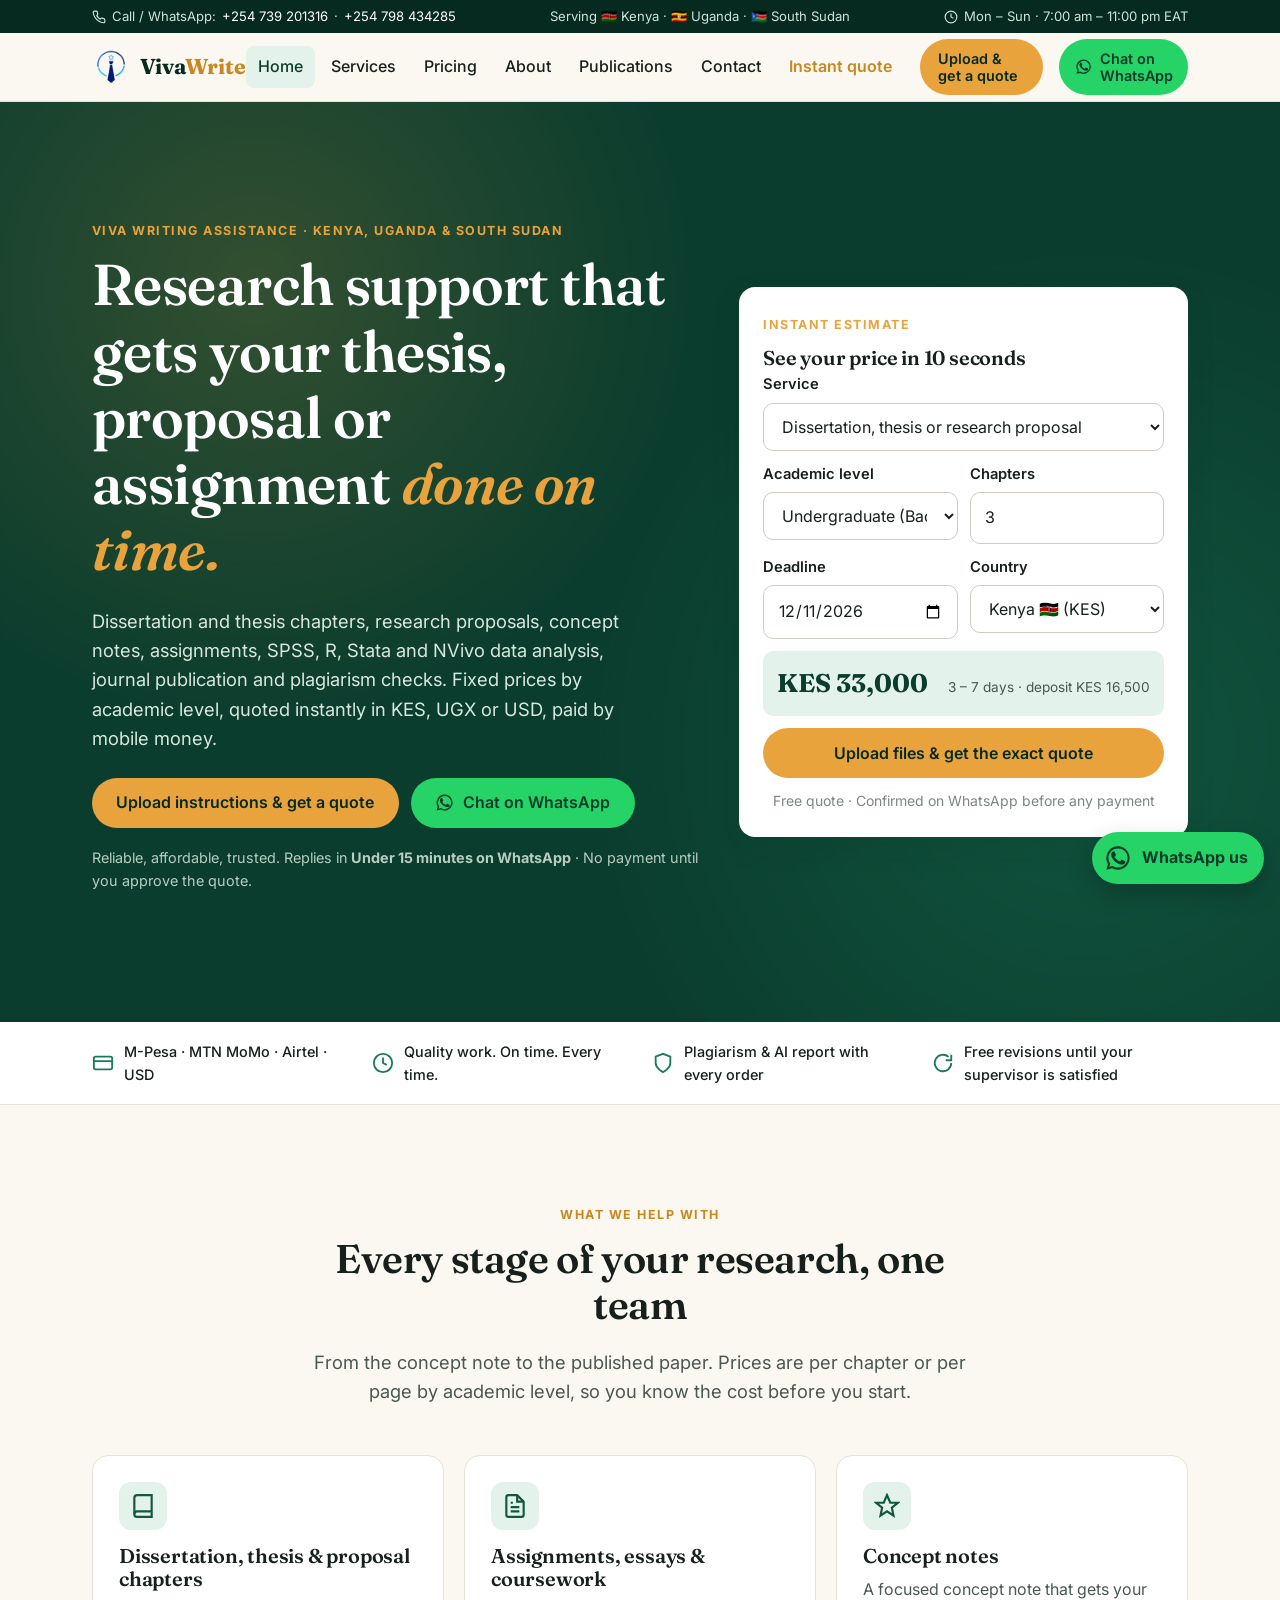
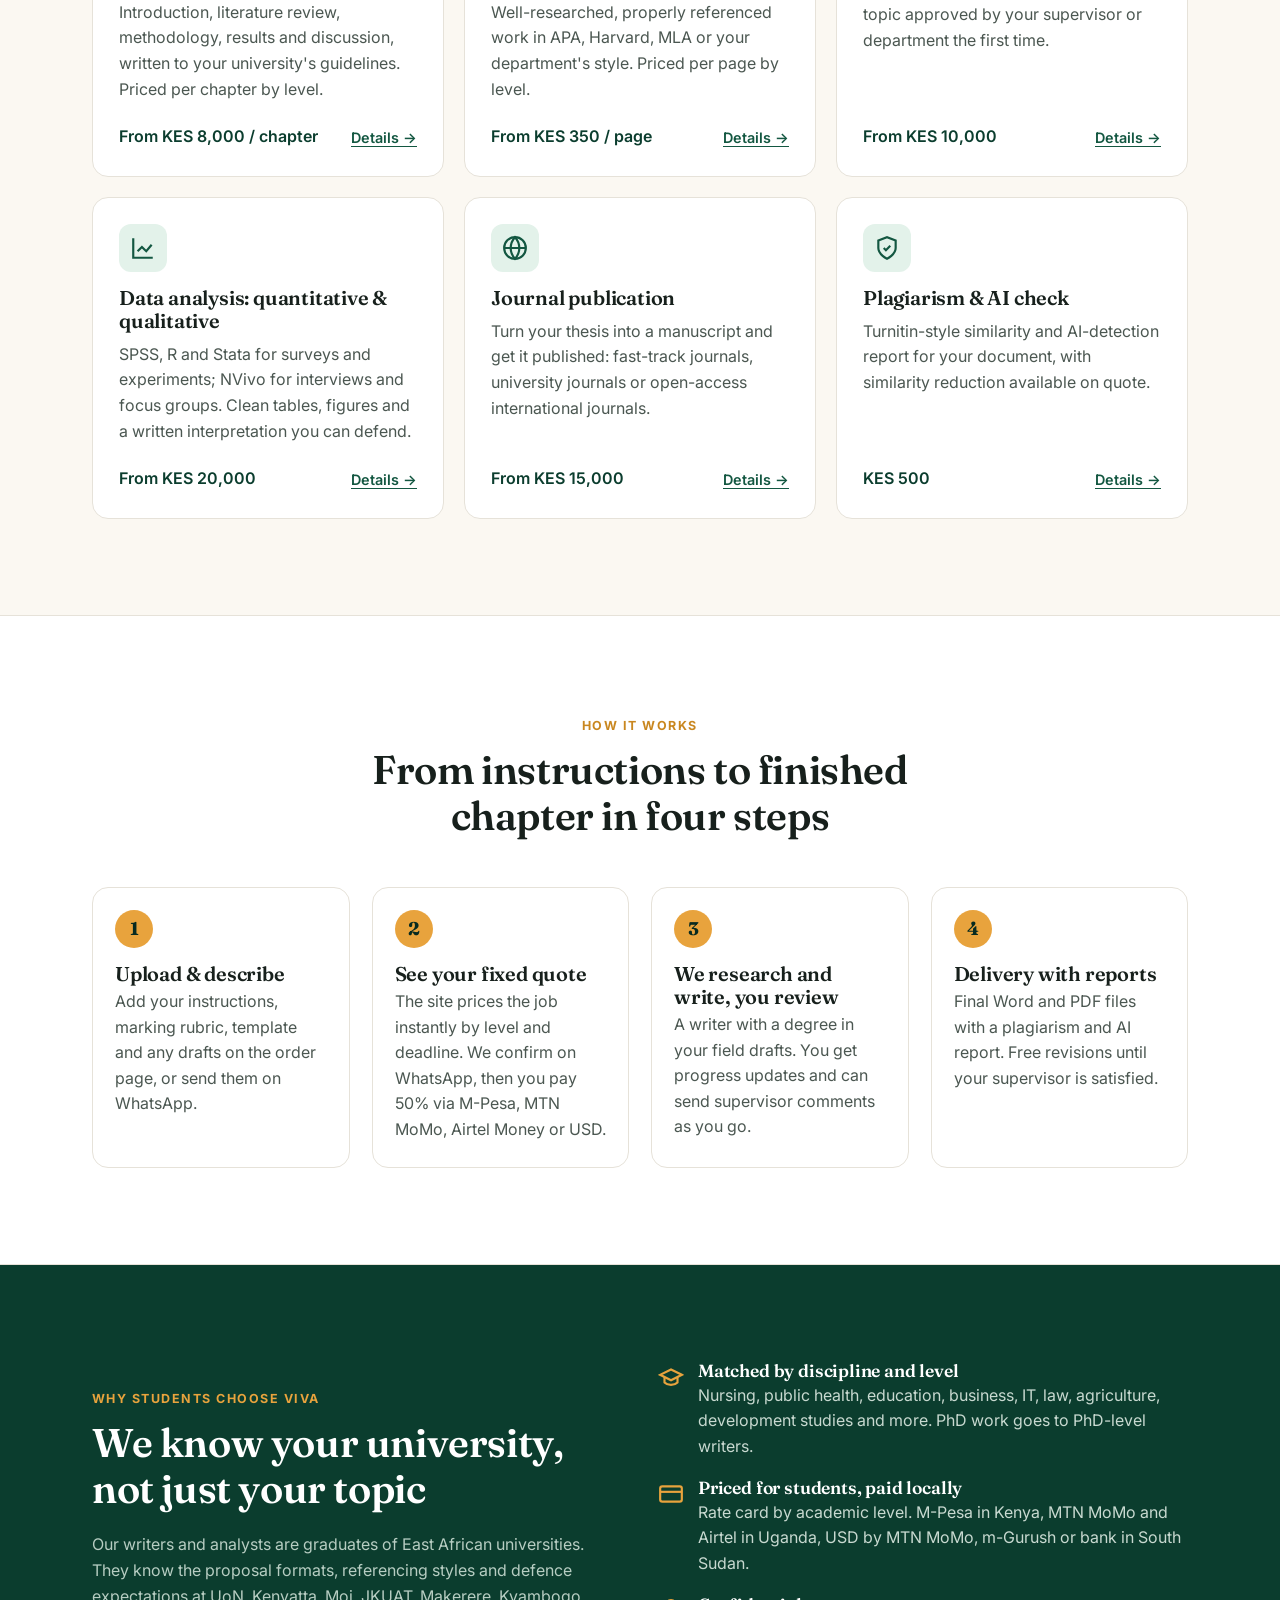
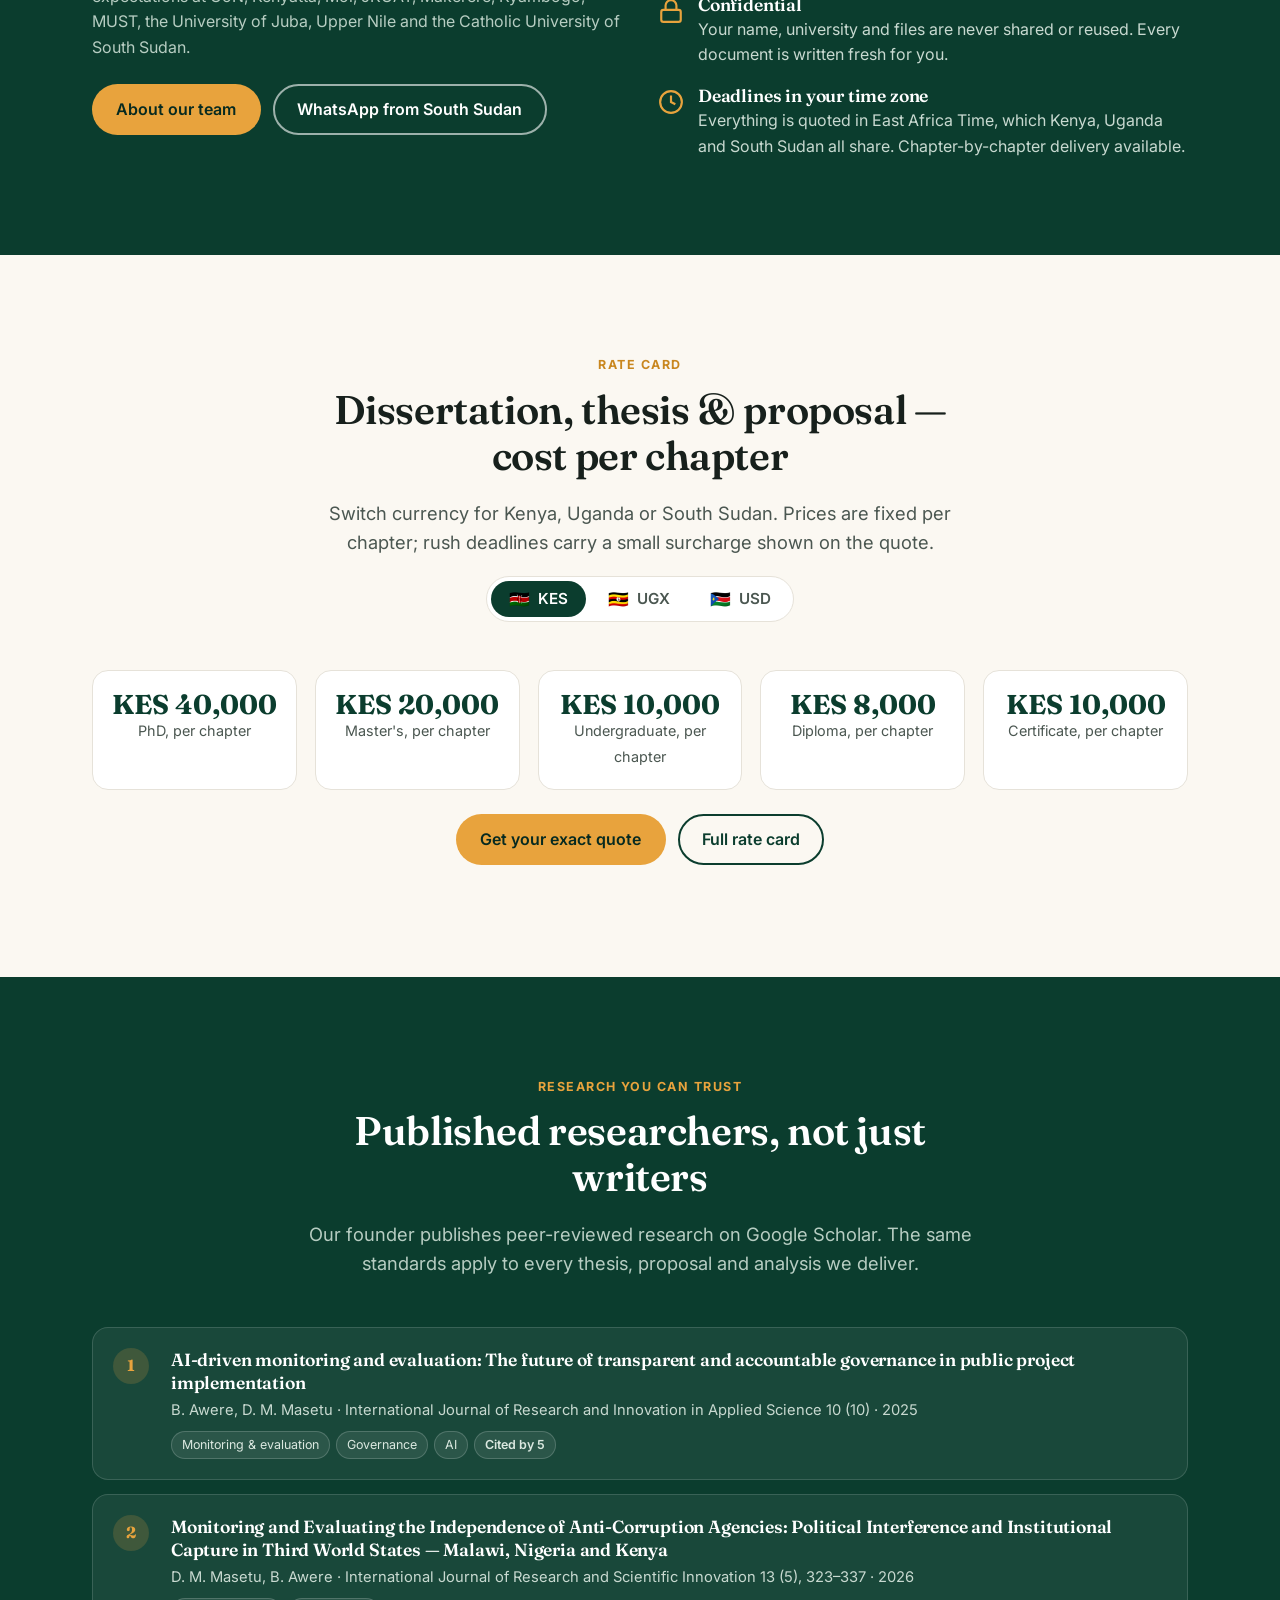
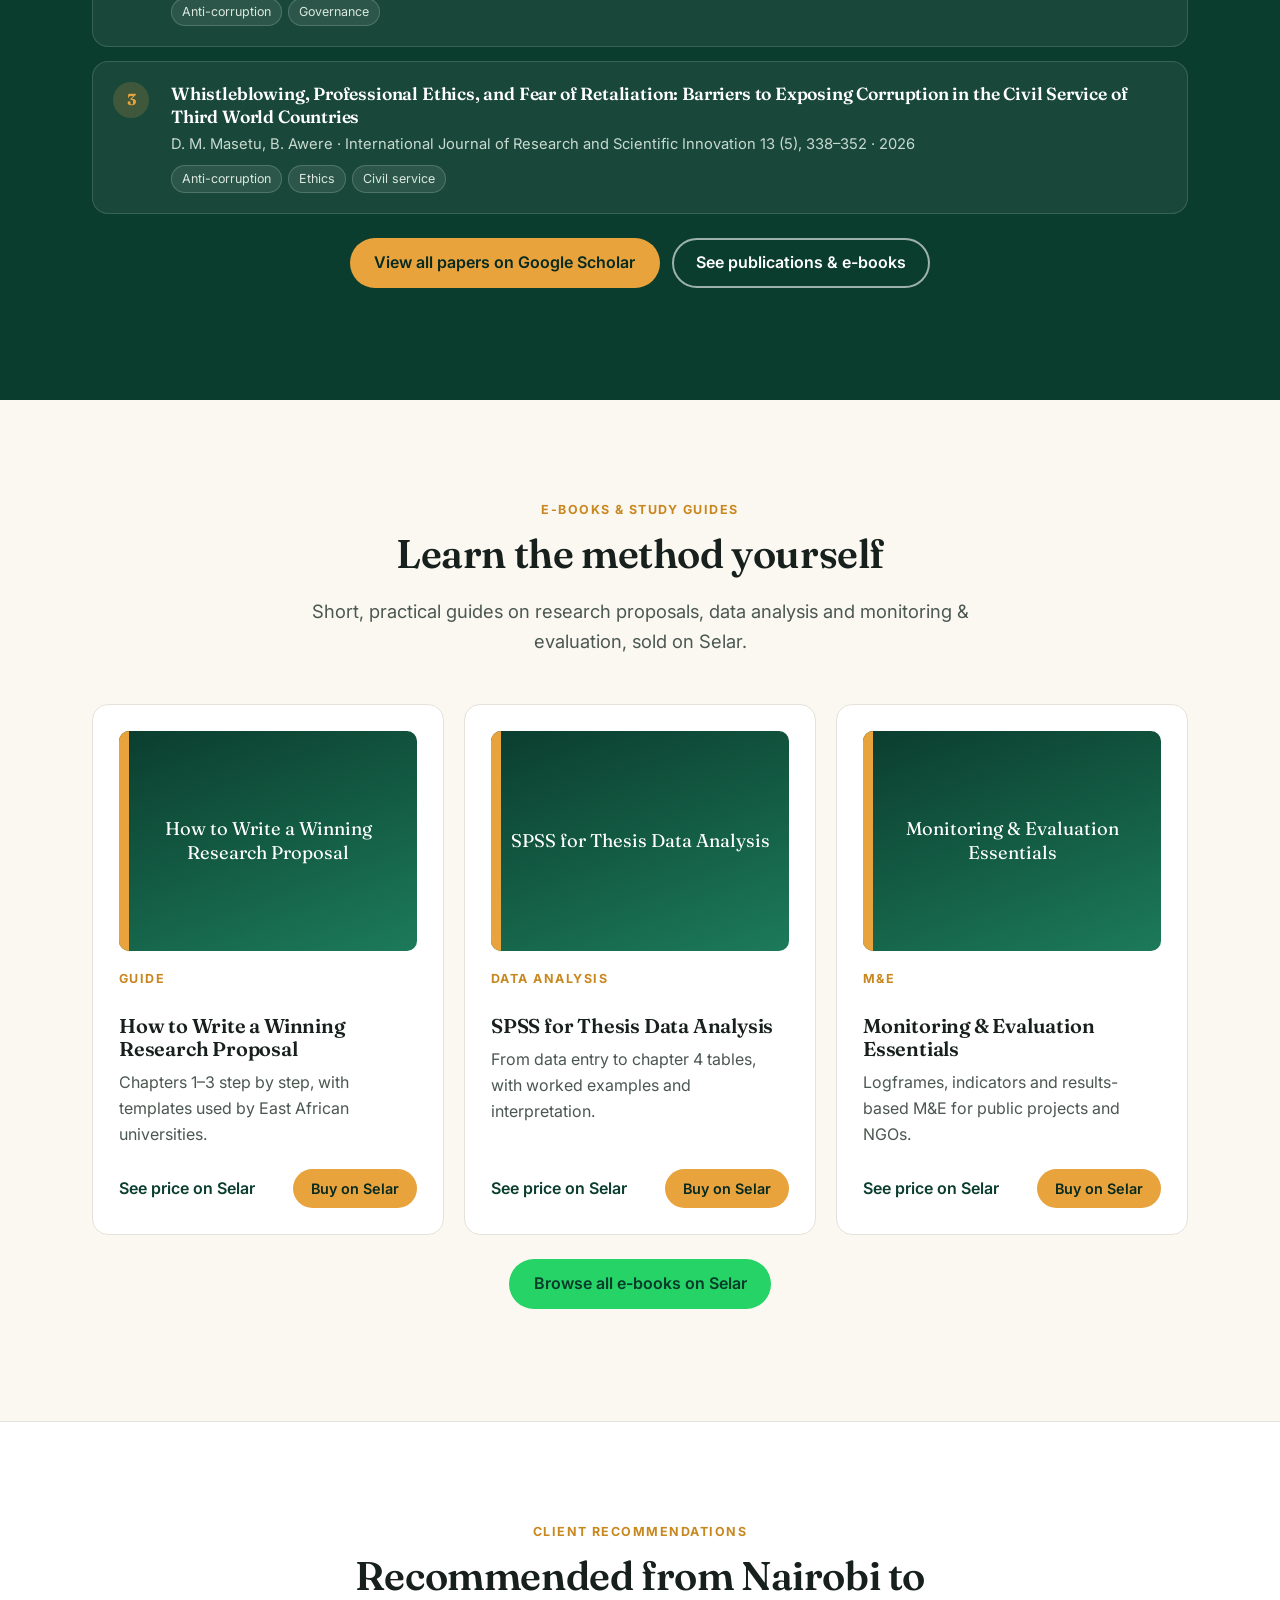
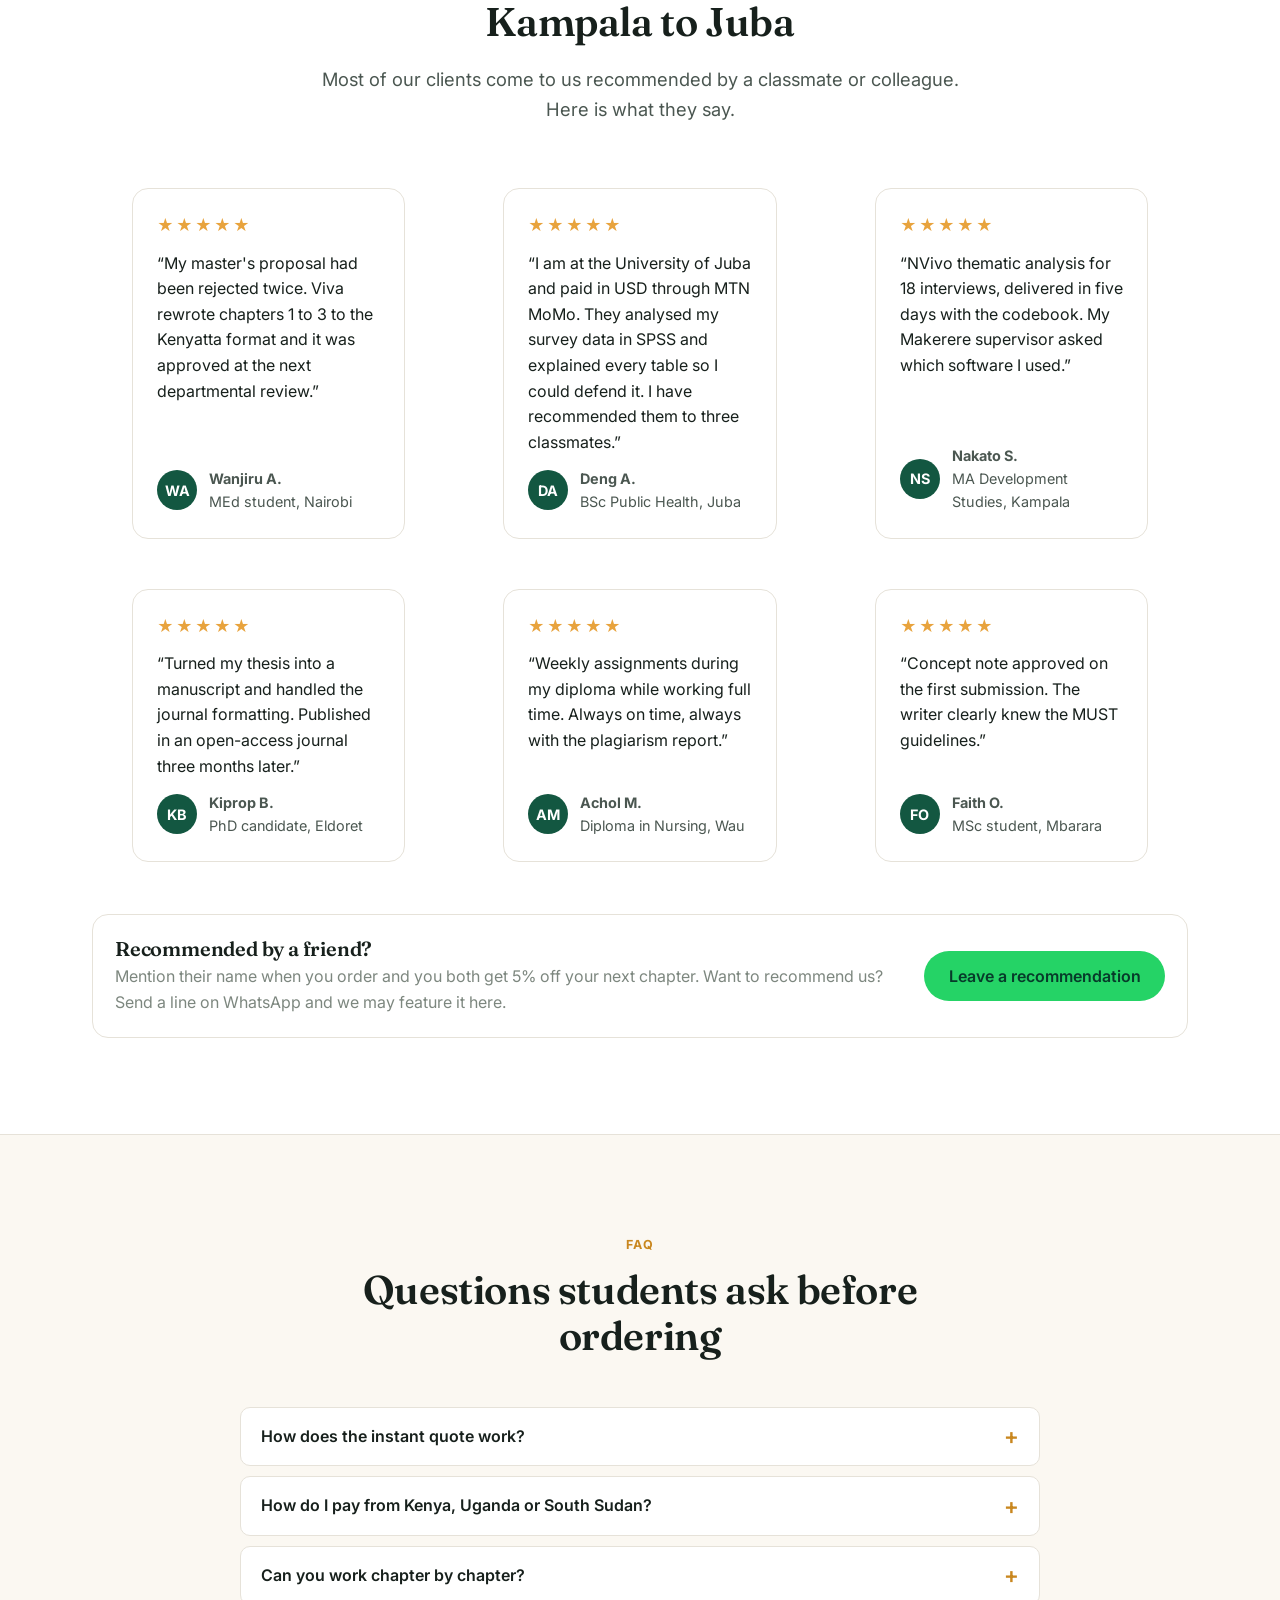
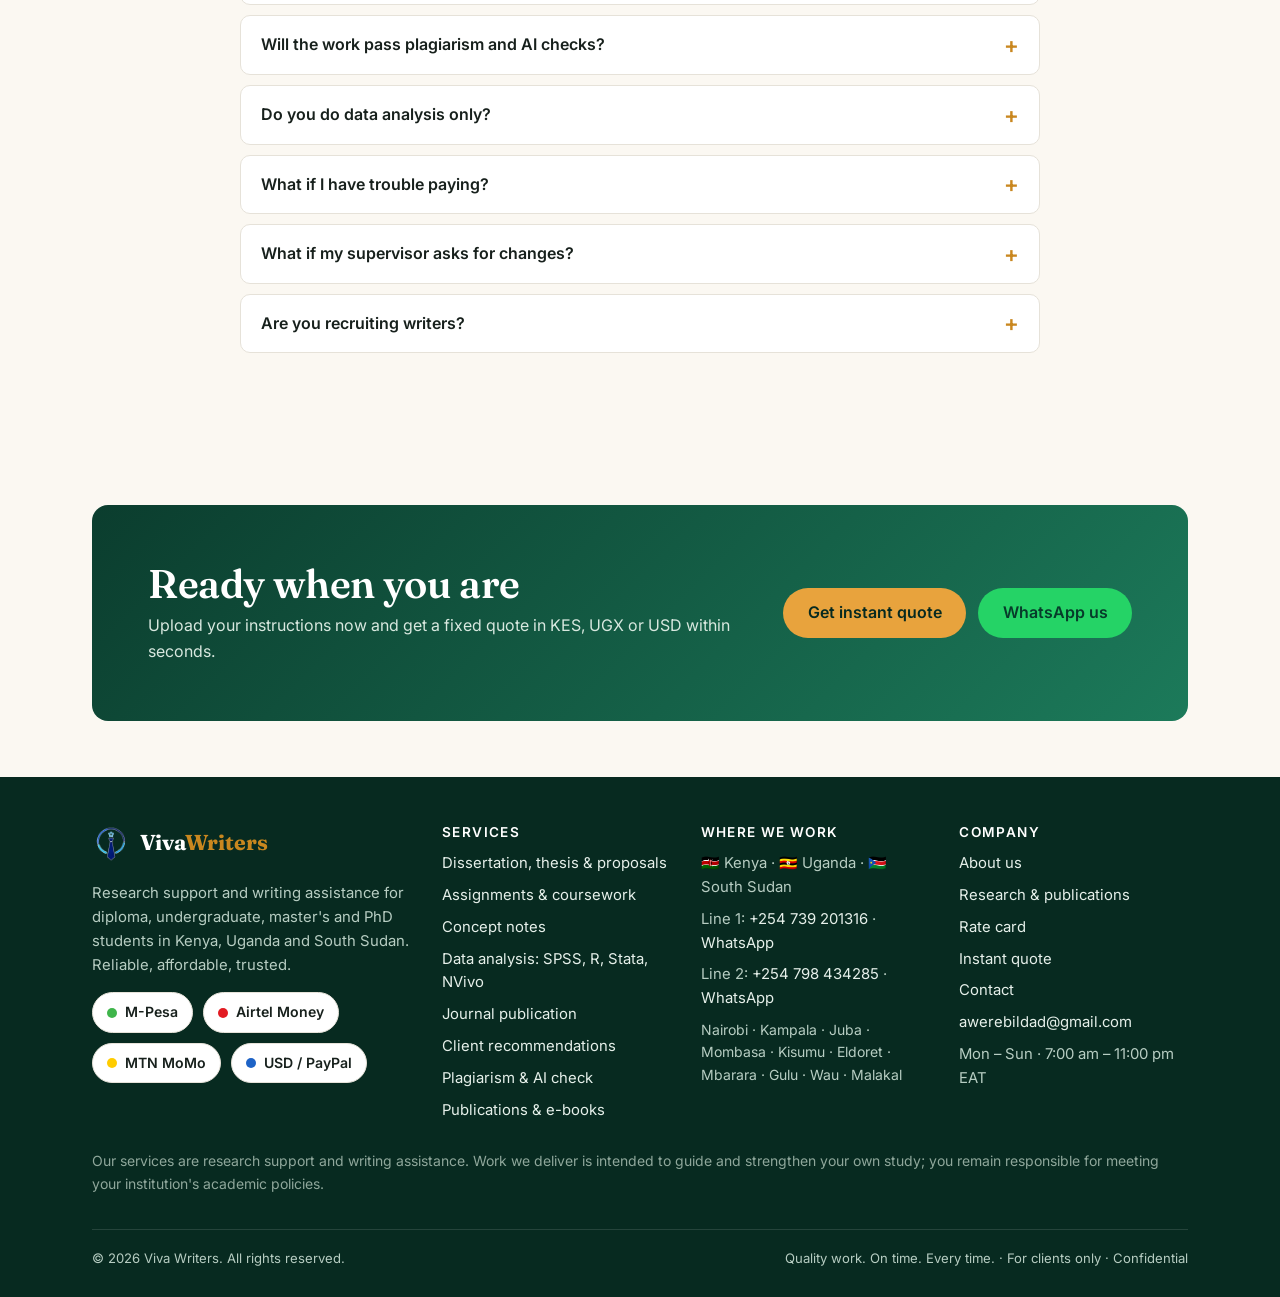
<file: index.html>
<!DOCTYPE html>
<html lang="en">
<head>
  <meta charset="utf-8">
  <meta name="viewport" content="width=device-width, initial-scale=1">
  <title>Viva Writers | Thesis, Dissertation & Research Support in Kenya, Uganda & South Sudan</title>
  <meta name="description" content="Dissertation and thesis chapters, research proposals, concept notes, assignments, SPSS, R, Stata and NVivo data analysis, journal publication and plagiarism checks. Fixed prices by academic level in KES, UGX or USD. Pay by M-Pesa or MTN MoMo.">
  <link rel="canonical" href="https://vivawriters.co.ke/">
  <meta name="theme-color" content="#0b3d2e">
  <meta property="og:type" content="website">
  <meta property="og:site_name" content="Viva Writers">
  <meta property="og:title" content="Viva Writers | Thesis, Dissertation & Research Support in Kenya, Uganda & South Sudan">
  <meta property="og:description" content="Dissertation and thesis chapters, research proposals, concept notes, assignments, SPSS, R, Stata and NVivo data analysis, journal publication and plagiarism checks. Fixed prices by academic level in KES, UGX or USD. Pay by M-Pesa or MTN MoMo.">
  <meta property="og:url" content="https://vivawriters.co.ke/">
  <meta property="og:image" content="https://vivawriters.co.ke/assets/img/og-image.png">
  <meta property="og:locale" content="en_KE">
  <meta property="og:locale:alternate" content="en_UG">
  <meta property="og:locale:alternate" content="en_SS">
  <meta name="twitter:card" content="summary_large_image">
  <meta name="geo.region" content="KE">
  <meta name="geo.placename" content="Nairobi; Kampala; Juba">
  <link rel="icon" href="assets/img/logo-icon-64.png" sizes="64x64" type="image/png">
  <link rel="icon" href="assets/img/logo-icon-32.png" sizes="32x32" type="image/png">
  <link rel="apple-touch-icon" href="assets/img/logo-icon-180.png">
  <link rel="preconnect" href="https://fonts.googleapis.com">
  <link rel="preconnect" href="https://fonts.gstatic.com" crossorigin>
  <link href="https://fonts.googleapis.com/css2?family=Fraunces:ital,opsz,wght@0,9..144,600;0,9..144,700;1,9..144,600&family=Inter:wght@400;500;600;700&display=swap" rel="stylesheet">
  <link rel="stylesheet" href="assets/css/style.css">
  <script type="application/ld+json">
  {
    "@context": "https://schema.org",
    "@type": "ProfessionalService",
    "name": "Viva Writers",
    "alternateName": "Viva Writing Assistance",
    "description": "Research support and academic writing assistance for students in Kenya, Uganda and South Sudan: dissertation and thesis chapters, proposals, concept notes, assignments, SPSS, R, Stata and NVivo data analysis, journal manuscripts, plagiarism and AI checks.",
    "url": "https://vivawriters.co.ke/",
    "email": "awerebildad@gmail.com",
    "telephone": ["+254739201316", "+254798434285"],
    "priceRange": "KES 350 – KES 200,000",
    "currenciesAccepted": "KES, UGX, USD",
    "paymentAccepted": "M-Pesa, Airtel Money, MTN Mobile Money, m-Gurush, Bank transfer, PayPal",
    "areaServed": [
      { "@type": "Country", "name": "Kenya" },
      { "@type": "Country", "name": "Uganda" },
      { "@type": "Country", "name": "South Sudan" }
    ],
    "openingHours": "Mo-Su 07:00-23:00",
    "sameAs": []
  }
  </script>
</head>
<body>
<a class="skip-link" href="#main">Skip to content</a>

<div class="topbar">
  <div class="wrap">
    <span><svg viewBox="0 0 24 24" fill="none" stroke="currentColor" stroke-width="2"><path d="M22 16.9v3a2 2 0 0 1-2.2 2 19.8 19.8 0 0 1-8.6-3.1 19.5 19.5 0 0 1-6-6A19.8 19.8 0 0 1 2.1 4.2 2 2 0 0 1 4.1 2h3a2 2 0 0 1 2 1.7c.1.9.4 1.8.7 2.6a2 2 0 0 1-.5 2.1L8.1 9.7a16 16 0 0 0 6 6l1.3-1.3a2 2 0 0 1 2.1-.4c.8.3 1.7.5 2.6.7a2 2 0 0 1 1.7 2z"/></svg>Call / WhatsApp: <a href="#" data-phone="ke">+254 739 201316</a> · <a href="#" data-phone2>+254 798 434285</a></span>
    <span class="topbar__ug">Serving 🇰🇪 Kenya · 🇺🇬 Uganda · 🇸🇸 South Sudan</span>
    <span><svg viewBox="0 0 24 24" fill="none" stroke="currentColor" stroke-width="2"><circle cx="12" cy="12" r="10"/><path d="M12 6v6l4 2"/></svg><span data-hours>Mon – Sun · 7:00 am – 11:00 pm EAT</span></span>
  </div>
</div>

<header class="header">
  <div class="wrap">
    <a class="logo" href="index.html" aria-label="Viva Writers home">
      <img class="logo__mark" src="assets/img/logo-icon-180.png" width="38" height="38" alt="" aria-hidden="true">
      <span>Viva<em>Writers</em></span>
    </a>
    <nav class="nav" aria-label="Main">
      <a href="index.html">Home</a>
      <a href="services.html">Services</a>
      <a href="pricing.html">Pricing</a>
      <a href="about.html">About</a>
      <a href="publications.html">Publications</a>
      <a href="contact.html">Contact</a>
      <a class="nav__quote" href="order.html">Instant quote</a>
    </nav>
    <a class="btn btn--gold btn--sm header__cta" href="order.html">Upload &amp; get a quote</a>
    <a class="btn btn--wa btn--sm header__cta" href="#" data-wa="ke">
      <svg viewBox="0 0 24 24" fill="currentColor"><path d="M17.5 14.4c-.3-.1-1.8-.9-2-1-.3-.1-.5-.1-.7.1-.2.3-.8 1-.9 1.2-.2.2-.3.2-.6.1-.3-.1-1.3-.5-2.4-1.5-.9-.8-1.5-1.8-1.7-2.1-.2-.3 0-.5.1-.6l.5-.5.3-.5c.1-.2 0-.4 0-.5l-.9-2.2c-.2-.6-.5-.5-.7-.5h-.6c-.2 0-.5.1-.8.4-.3.3-1 1-1 2.5s1.1 2.9 1.2 3.1c.1.2 2.1 3.2 5.1 4.5.7.3 1.3.5 1.7.6.7.2 1.4.2 1.9.1.6-.1 1.8-.7 2-1.4.2-.7.2-1.3.2-1.4-.1-.2-.3-.3-.6-.4zM12 2a10 10 0 0 0-8.6 15.1L2 22l5-1.3A10 10 0 1 0 12 2zm0 18.2c-1.5 0-3-.4-4.2-1.2l-.3-.2-3 .8.8-2.9-.2-.3A8.2 8.2 0 1 1 12 20.2z"/></svg>
      Chat on WhatsApp
    </a>
    <button class="nav-toggle" aria-expanded="false" aria-controls="mobile-nav" aria-label="Menu">
      <svg class="icon-open" viewBox="0 0 24 24" fill="none" stroke="currentColor" stroke-width="2" stroke-linecap="round"><path d="M4 7h16M4 12h16M4 17h16"/></svg>
      <svg class="icon-close" viewBox="0 0 24 24" fill="none" stroke="currentColor" stroke-width="2" stroke-linecap="round"><path d="M6 6l12 12M18 6L6 18"/></svg>
    </button>
  </div>
  <div class="mobile-nav" id="mobile-nav">
    <a href="index.html">Home</a>
    <a href="services.html">Services</a>
    <a href="pricing.html">Pricing</a>
    <a href="about.html">About</a>
    <a href="publications.html">Publications</a>
    <a href="contact.html">Contact</a>
    <a class="btn btn--gold" href="order.html">Upload &amp; get an instant quote</a>
    <a class="btn btn--wa" href="#" data-wa="ke">Chat on WhatsApp</a>
  </div>
</header>

<main id="main">
<section class="hero">
  <div class="wrap">
    <div>
      <span class="eyebrow">Viva Writing Assistance · Kenya, Uganda &amp; South Sudan</span>
      <h1>Research support that gets your thesis, proposal or assignment <em>done on time.</em></h1>
      <p class="lead">Dissertation and thesis chapters, research proposals, concept notes, assignments, SPSS, R, Stata and NVivo data analysis, journal publication and plagiarism checks. Fixed prices by academic level, quoted instantly in KES, UGX or USD, paid by mobile money.</p>
      <div class="btn-row mt-2">
        <a class="btn btn--gold" href="order.html">Upload instructions &amp; get a quote</a>
        <a class="btn btn--wa" href="#" data-wa="ke"><svg viewBox="0 0 24 24" fill="currentColor"><path d="M17.5 14.4c-.3-.1-1.8-.9-2-1-.3-.1-.5-.1-.7.1-.2.3-.8 1-.9 1.2-.2.2-.3.2-.6.1-.3-.1-1.3-.5-2.4-1.5-.9-.8-1.5-1.8-1.7-2.1-.2-.3 0-.5.1-.6l.5-.5.3-.5c.1-.2 0-.4 0-.5l-.9-2.2c-.2-.6-.5-.5-.7-.5h-.6c-.2 0-.5.1-.8.4-.3.3-1 1-1 2.5s1.1 2.9 1.2 3.1c.1.2 2.1 3.2 5.1 4.5.7.3 1.3.5 1.7.6.7.2 1.4.2 1.9.1.6-.1 1.8-.7 2-1.4.2-.7.2-1.3.2-1.4-.1-.2-.3-.3-.6-.4zM12 2a10 10 0 0 0-8.6 15.1L2 22l5-1.3A10 10 0 1 0 12 2zm0 18.2c-1.5 0-3-.4-4.2-1.2l-.3-.2-3 .8.8-2.9-.2-.3A8.2 8.2 0 1 1 12 20.2z"/></svg>Chat on WhatsApp</a>
      </div>
      <p class="hero__note">Reliable, affordable, trusted. Replies in <strong data-response>under 15 minutes</strong> · No payment until you approve the quote.</p>
    </div>
    <div class="hero__card">
      <span class="eyebrow">Instant estimate</span>
      <h3>See your price in 10 seconds</h3>
      <form class="estimator" id="estimator" onsubmit="return false">
        <div>
          <label for="e-service">Service</label>
          <select id="e-service"></select>
        </div>
        <div class="form__row">
          <div id="e-level-wrap">
            <label for="e-level">Academic level</label>
            <select id="e-level"></select>
          </div>
          <div id="e-qty-wrap">
            <label for="e-qty"><span id="e-qty-label">Chapters</span></label>
            <input type="number" id="e-qty" min="1" max="500" value="3" inputmode="numeric">
          </div>
        </div>
        <div class="form__row">
          <div>
            <label for="e-deadline">Deadline</label>
            <input type="date" id="e-deadline">
          </div>
          <div>
            <label for="e-country">Country</label>
            <select id="e-country"><option value="Kenya">Kenya 🇰🇪 (KES)</option><option value="Uganda">Uganda 🇺🇬 (UGX)</option><option value="South Sudan">South Sudan 🇸🇸 (USD)</option><option value="Other">Other (USD)</option></select>
          </div>
        </div>
        <div class="estimator__out"><strong id="e-total">KES —</strong><span id="e-note"></span></div>
        <a class="btn btn--gold btn--block" id="e-go" href="order.html">Upload files &amp; get the exact quote</a>
        <p class="small muted mb-0 center">Free quote · Confirmed on WhatsApp before any payment</p>
      </form>
    </div>
  </div>
</section>

<section class="trust" aria-label="Highlights">
  <div class="wrap">
    <div class="trust__item"><svg viewBox="0 0 24 24" fill="none" stroke="currentColor" stroke-width="2"><rect x="2" y="5" width="20" height="14" rx="2"/><path d="M2 10h20"/></svg>M-Pesa · MTN MoMo · Airtel · USD</div>
    <div class="trust__item"><svg viewBox="0 0 24 24" fill="none" stroke="currentColor" stroke-width="2"><circle cx="12" cy="12" r="10"/><path d="M12 6v6l4 2"/></svg>Quality work. On time. Every time.</div>
    <div class="trust__item"><svg viewBox="0 0 24 24" fill="none" stroke="currentColor" stroke-width="2"><path d="M12 22s8-4 8-10V5l-8-3-8 3v7c0 6 8 10 8 10z"/></svg>Plagiarism &amp; AI report with every order</div>
    <div class="trust__item"><svg viewBox="0 0 24 24" fill="none" stroke="currentColor" stroke-width="2"><path d="M21 12a9 9 0 1 1-3-6.7"/><path d="M21 3v6h-6"/></svg>Free revisions until your supervisor is satisfied</div>
  </div>
</section>

<section class="section">
  <div class="wrap">
    <div class="section-head center">
      <span class="eyebrow">What we help with</span>
      <h2>Every stage of your research, one team</h2>
      <p class="lead">From the concept note to the published paper. Prices are per chapter or per page by academic level, so you know the cost before you start.</p>
    </div>
    <div class="grid grid--3">
      <article class="card">
        <div class="card__icon"><svg viewBox="0 0 24 24" fill="none" stroke="currentColor" stroke-width="2"><path d="M4 19.5A2.5 2.5 0 0 1 6.5 17H20"/><path d="M6.5 2H20v20H6.5A2.5 2.5 0 0 1 4 19.5v-15A2.5 2.5 0 0 1 6.5 2z"/></svg></div>
        <h3>Dissertation, thesis &amp; proposal chapters</h3>
        <p>Introduction, literature review, methodology, results and discussion, written to your university's guidelines. Priced per chapter by level.</p>
        <div class="price"><span data-kes="8000" data-prefix="From " data-suffix=" / chapter">From KES 8,000 / chapter</span><a href="services.html#thesis">Details →</a></div>
      </article>
      <article class="card">
        <div class="card__icon"><svg viewBox="0 0 24 24" fill="none" stroke="currentColor" stroke-width="2"><path d="M14 2H6a2 2 0 0 0-2 2v16a2 2 0 0 0 2 2h12a2 2 0 0 0 2-2V8z"/><path d="M14 2v6h6M16 13H8M16 17H8M10 9H8"/></svg></div>
        <h3>Assignments, essays &amp; coursework</h3>
        <p>Well-researched, properly referenced work in APA, Harvard, MLA or your department's style. Priced per page by level.</p>
        <div class="price"><span data-kes="350" data-prefix="From " data-suffix=" / page">From KES 350 / page</span><a href="services.html#assignments">Details →</a></div>
      </article>
      <article class="card">
        <div class="card__icon"><svg viewBox="0 0 24 24" fill="none" stroke="currentColor" stroke-width="2"><path d="M12 2l3 7h7l-5.5 4.5L18 21l-6-4-6 4 1.5-7.5L2 9h7z"/></svg></div>
        <h3>Concept notes</h3>
        <p>A focused concept note that gets your topic approved by your supervisor or department the first time.</p>
        <div class="price"><span data-kes="10000" data-prefix="From ">From KES 10,000</span><a href="services.html#concept">Details →</a></div>
      </article>
      <article class="card">
        <div class="card__icon"><svg viewBox="0 0 24 24" fill="none" stroke="currentColor" stroke-width="2"><path d="M3 3v18h18"/><path d="M7 15l4-4 4 4 5-6"/></svg></div>
        <h3>Data analysis: quantitative &amp; qualitative</h3>
        <p>SPSS, R and Stata for surveys and experiments; NVivo for interviews and focus groups. Clean tables, figures and a written interpretation you can defend.</p>
        <div class="price"><span data-kes="20000" data-prefix="From ">From KES 20,000</span><a href="services.html#data">Details →</a></div>
      </article>
      <article class="card">
        <div class="card__icon"><svg viewBox="0 0 24 24" fill="none" stroke="currentColor" stroke-width="2"><circle cx="12" cy="12" r="10"/><path d="M2 12h20M12 2a15 15 0 0 1 4 10 15 15 0 0 1-4 10 15 15 0 0 1-4-10 15 15 0 0 1 4-10z"/></svg></div>
        <h3>Journal publication</h3>
        <p>Turn your thesis into a manuscript and get it published: fast-track journals, university journals or open-access international journals.</p>
        <div class="price"><span data-kes="15000" data-prefix="From ">From KES 15,000</span><a href="services.html#journals">Details →</a></div>
      </article>
      <article class="card">
        <div class="card__icon"><svg viewBox="0 0 24 24" fill="none" stroke="currentColor" stroke-width="2"><path d="M12 22s8-4 8-10V5l-8-3-8 3v7c0 6 8 10 8 10z"/><path d="M9 12l2 2 4-4"/></svg></div>
        <h3>Plagiarism &amp; AI check</h3>
        <p>Turnitin-style similarity and AI-detection report for your document, with similarity reduction available on quote.</p>
        <div class="price"><span data-kes="500">KES 500</span><a href="services.html#plag">Details →</a></div>
      </article>
    </div>
  </div>
</section>

<section class="section section--alt">
  <div class="wrap">
    <div class="section-head center">
      <span class="eyebrow">How it works</span>
      <h2>From instructions to finished chapter in four steps</h2>
    </div>
    <div class="steps">
      <div class="step"><h3>Upload &amp; describe</h3><p>Add your instructions, marking rubric, template and any drafts on the order page, or send them on WhatsApp.</p></div>
      <div class="step"><h3>See your fixed quote</h3><p>The site prices the job instantly by level and deadline. We confirm on WhatsApp, then you pay 50% via M-Pesa, MTN MoMo, Airtel Money or USD.</p></div>
      <div class="step"><h3>We research and write, you review</h3><p>A writer with a degree in your field drafts. You get progress updates and can send supervisor comments as you go.</p></div>
      <div class="step"><h3>Delivery with reports</h3><p>Final Word and PDF files with a plagiarism and AI report. Free revisions until your supervisor is satisfied.</p></div>
    </div>
  </div>
</section>

<section class="section section--dark">
  <div class="wrap split">
    <div>
      <span class="eyebrow">Why students choose Viva</span>
      <h2>We know your university, not just your topic</h2>
      <p class="muted">Our writers and analysts are graduates of East African universities. They know the proposal formats, referencing styles and defence expectations at UoN, Kenyatta, Moi, JKUAT, Makerere, Kyambogo, MUST, the University of Juba, Upper Nile and the Catholic University of South Sudan.</p>
      <div class="btn-row mt-2">
        <a class="btn btn--gold" href="about.html">About our team</a>
        <a class="btn btn--ghost" href="#" data-wa="ss">WhatsApp from South Sudan</a>
      </div>
    </div>
    <div class="features">
      <div class="feature"><svg viewBox="0 0 24 24" fill="none" stroke="currentColor" stroke-width="2"><path d="M22 10L12 5 2 10l10 5z"/><path d="M6 12v5c3 3 9 3 12 0v-5"/></svg><div><h3>Matched by discipline and level</h3><p>Nursing, public health, education, business, IT, law, agriculture, development studies and more. PhD work goes to PhD-level writers.</p></div></div>
      <div class="feature"><svg viewBox="0 0 24 24" fill="none" stroke="currentColor" stroke-width="2"><rect x="2" y="5" width="20" height="14" rx="2"/><path d="M2 10h20"/></svg><div><h3>Priced for students, paid locally</h3><p>Rate card by academic level. M-Pesa in Kenya, MTN MoMo and Airtel in Uganda, USD by MTN MoMo, m-Gurush or bank in South Sudan.</p></div></div>
      <div class="feature"><svg viewBox="0 0 24 24" fill="none" stroke="currentColor" stroke-width="2"><rect x="3" y="11" width="18" height="11" rx="2"/><path d="M7 11V7a5 5 0 0 1 10 0v4"/></svg><div><h3>Confidential</h3><p>Your name, university and files are never shared or reused. Every document is written fresh for you.</p></div></div>
      <div class="feature"><svg viewBox="0 0 24 24" fill="none" stroke="currentColor" stroke-width="2"><circle cx="12" cy="12" r="10"/><path d="M12 6v6l4 2"/></svg><div><h3>Deadlines in your time zone</h3><p>Everything is quoted in East Africa Time, which Kenya, Uganda and South Sudan all share. Chapter-by-chapter delivery available.</p></div></div>
    </div>
  </div>
</section>

<section class="section">
  <div class="wrap">
    <div class="section-head center">
      <span class="eyebrow">Rate card</span>
      <h2>Dissertation, thesis &amp; proposal — cost per chapter</h2>
      <p class="lead">Switch currency for Kenya, Uganda or South Sudan. Prices are fixed per chapter; rush deadlines carry a small surcharge shown on the quote.</p>
      <div class="currency-toggle" role="group" aria-label="Currency">
        <button type="button" data-set-currency="KES" aria-pressed="true"><span class="flag">🇰🇪</span> KES</button>
        <button type="button" data-set-currency="UGX" aria-pressed="false"><span class="flag">🇺🇬</span> UGX</button>
        <button type="button" data-set-currency="USD" aria-pressed="false"><span class="flag">🇸🇸</span> USD</button>
      </div>
    </div>
    <div class="stats stats--5">
      <div class="stat"><strong data-kes="40000">KES 40,000</strong><span>PhD, per chapter</span></div>
      <div class="stat"><strong data-kes="20000">KES 20,000</strong><span>Master's, per chapter</span></div>
      <div class="stat"><strong data-kes="10000">KES 10,000</strong><span>Undergraduate, per chapter</span></div>
      <div class="stat"><strong data-kes="8000">KES 8,000</strong><span>Diploma, per chapter</span></div>
      <div class="stat"><strong data-kes="10000">KES 10,000</strong><span>Certificate, per chapter</span></div>
    </div>
    <p class="center mt-2 btn-row" style="justify-content:center"><a class="btn btn--gold" href="order.html">Get your exact quote</a><a class="btn btn--ghost" href="pricing.html">Full rate card</a></p>
  </div>
</section>

<section class="section section--dark">
  <div class="wrap">
    <div class="section-head center">
      <span class="eyebrow">Research you can trust</span>
      <h2>Published researchers, not just writers</h2>
      <p class="lead muted">Our founder publishes peer-reviewed research on Google Scholar. The same standards apply to every thesis, proposal and analysis we deliver.</p>
    </div>
    <div class="pubs" id="pub-featured"></div>
    <p class="center mt-2 btn-row" style="justify-content:center">
      <a class="btn btn--gold" data-scholar href="#" target="_blank" rel="noopener">View all papers on Google Scholar</a>
      <a class="btn btn--ghost" href="publications.html">See publications &amp; e-books</a>
    </p>
  </div>
</section>

<section class="section">
  <div class="wrap">
    <div class="section-head center">
      <span class="eyebrow">E-books &amp; study guides</span>
      <h2>Learn the method yourself</h2>
      <p class="lead">Short, practical guides on research proposals, data analysis and monitoring &amp; evaluation, sold on Selar.</p>
    </div>
    <div class="grid grid--3" id="ebook-featured"></div>
    <p class="center mt-2"><a class="btn btn--wa" data-selar href="#" target="_blank" rel="noopener">Browse all e-books on Selar</a></p>
  </div>
</section>

<section class="section section--alt" id="recommendations">
  <div class="wrap">
    <div class="section-head center">
      <span class="eyebrow">Client recommendations</span>
      <h2>Recommended from Nairobi to Kampala to Juba</h2>
      <p class="lead">Most of our clients come to us recommended by a classmate or colleague. Here is what they say.</p>
    </div>
    <div class="testimonials">
      <figure class="testimonial">
        <div class="stars" aria-label="5 out of 5 stars">★★★★★</div>
        <blockquote>“My master's proposal had been rejected twice. Viva rewrote chapters 1 to 3 to the Kenyatta format and it was approved at the next departmental review.”</blockquote>
        <figcaption><span class="avatar">WA</span><span><strong>Wanjiru A.</strong><br>MEd student, Nairobi</span></figcaption>
      </figure>
      <figure class="testimonial">
        <div class="stars" aria-label="5 out of 5 stars">★★★★★</div>
        <blockquote>“I am at the University of Juba and paid in USD through MTN MoMo. They analysed my survey data in SPSS and explained every table so I could defend it. I have recommended them to three classmates.”</blockquote>
        <figcaption><span class="avatar">DA</span><span><strong>Deng A.</strong><br>BSc Public Health, Juba</span></figcaption>
      </figure>
      <figure class="testimonial">
        <div class="stars" aria-label="5 out of 5 stars">★★★★★</div>
        <blockquote>“NVivo thematic analysis for 18 interviews, delivered in five days with the codebook. My Makerere supervisor asked which software I used.”</blockquote>
        <figcaption><span class="avatar">NS</span><span><strong>Nakato S.</strong><br>MA Development Studies, Kampala</span></figcaption>
      </figure>
      <figure class="testimonial">
        <div class="stars" aria-label="5 out of 5 stars">★★★★★</div>
        <blockquote>“Turned my thesis into a manuscript and handled the journal formatting. Published in an open-access journal three months later.”</blockquote>
        <figcaption><span class="avatar">KB</span><span><strong>Kiprop B.</strong><br>PhD candidate, Eldoret</span></figcaption>
      </figure>
      <figure class="testimonial">
        <div class="stars" aria-label="5 out of 5 stars">★★★★★</div>
        <blockquote>“Weekly assignments during my diploma while working full time. Always on time, always with the plagiarism report.”</blockquote>
        <figcaption><span class="avatar">AM</span><span><strong>Achol M.</strong><br>Diploma in Nursing, Wau</span></figcaption>
      </figure>
      <figure class="testimonial">
        <div class="stars" aria-label="5 out of 5 stars">★★★★★</div>
        <blockquote>“Concept note approved on the first submission. The writer clearly knew the MUST guidelines.”</blockquote>
        <figcaption><span class="avatar">FO</span><span><strong>Faith O.</strong><br>MSc student, Mbarara</span></figcaption>
      </figure>
    </div>
    <div class="recommend mt-2">
      <div>
        <h3>Recommended by a friend?</h3>
        <p class="mb-0 muted">Mention their name when you order and you both get 5% off your next chapter. Want to recommend us? Send a line on WhatsApp and we may feature it here.</p>
      </div>
      <a class="btn btn--wa" href="#" data-wa="ke" data-wa-text="Hello Viva Writers, I'd like to leave a recommendation.">Leave a recommendation</a>
    </div>
  </div>
</section>

<section class="section">
  <div class="wrap">
    <div class="section-head center">
      <span class="eyebrow">FAQ</span>
      <h2>Questions students ask before ordering</h2>
    </div>
    <div class="faq">
      <details><summary>How does the instant quote work?</summary><p>On the order page you choose the service and your academic level, add your instructions or files, and set your deadline. The site applies our rate card, counts words in uploaded documents where relevant, and shows a fixed price in KES, UGX or USD with the deposit and delivery date. You send it to us on WhatsApp or e-mail and we confirm before any payment.</p></details>
      <details><summary>How do I pay from Kenya, Uganda or South Sudan?</summary><p>Kenya: M-Pesa. Uganda: MTN Mobile Money or Airtel Money. South Sudan: USD via MTN MoMo, m-Gurush, bank transfer or PayPal. You pay 50% to start and the balance on delivery; small orders are paid in full. Every payment gets a receipt.</p></details>
      <details><summary>Can you work chapter by chapter?</summary><p>Yes. Most students order a proposal (chapters 1–3) first, then chapters 4 and 5 after data collection. You pay per chapter as you go and can send supervisor comments between chapters.</p></details>
      <details><summary>Will the work pass plagiarism and AI checks?</summary><p>Every document is written from scratch and delivered with a similarity and AI-detection report. If you already have a flagged document, we offer a plagiarism and AI check for KES 500 and similarity reduction priced on quote.</p></details>
      <details><summary>Do you do data analysis only?</summary><p>Yes. Quantitative data (surveys, experiments, secondary datasets) is analysed in SPSS, R or Stata; qualitative data (interviews, focus groups, documents) in NVivo. You get tables, figures, a codebook where relevant and a written interpretation you can use in chapter 4.</p></details>
      <details><summary>What if I have trouble paying?</summary><p>Talk to us. You can pay chapter by chapter, split a large order into instalments, or have a relative or friend pay on your behalf in Kenya (M-Pesa), Uganda (MoMo) or abroad (PayPal, Wise, Western Union). We will find a way that works for you before any work starts.</p></details>
      <details><summary>What if my supervisor asks for changes?</summary><p>Revisions within the original instructions are free. Send the comments on WhatsApp and we turn them around quickly, usually within 24 to 48 hours.</p></details>
      <details><summary>Are you recruiting writers?</summary><p>No. This site is for students and researchers who need support. We are not taking writer applications and messages about writing jobs will not get a reply.</p></details>
    </div>
  </div>
</section>

<section class="section section--tight">
  <div class="wrap">
    <div class="cta-band">
      <div>
        <h2>Ready when you are</h2>
        <p>Upload your instructions now and get a fixed quote in KES, UGX or USD within seconds.</p>
      </div>
      <div class="btn-row">
        <a class="btn btn--gold" href="order.html">Get instant quote</a>
        <a class="btn btn--wa" href="#" data-wa="ke">WhatsApp us</a>
      </div>
    </div>
  </div>
</section>
</main>

<footer class="footer">
  <div class="wrap">
    <div class="footer__grid">
      <div>
        <a class="logo" href="index.html"><img class="logo__mark" src="assets/img/logo-icon-180.png" width="38" height="38" alt="" aria-hidden="true"><span>Viva<em>Writers</em></span></a>
        <p class="mt-1">Research support and writing assistance for diploma, undergraduate, master's and PhD students in Kenya, Uganda and South Sudan. Reliable, affordable, trusted.</p>
        <div class="pay-badges">
          <span class="badge badge--mpesa"><i></i>M-Pesa</span>
          <span class="badge badge--airtel"><i></i>Airtel Money</span>
          <span class="badge badge--mtn"><i></i>MTN MoMo</span>
          <span class="badge badge--paypal"><i></i>USD / PayPal</span>
        </div>
      </div>
      <div>
        <h4>Services</h4>
        <ul>
          <li><a href="services.html#thesis">Dissertation, thesis &amp; proposals</a></li>
          <li><a href="services.html#assignments">Assignments &amp; coursework</a></li>
          <li><a href="services.html#concept">Concept notes</a></li>
          <li><a href="services.html#data">Data analysis: SPSS, R, Stata, NVivo</a></li>
          <li><a href="services.html#journals">Journal publication</a></li>
          <li><a href="index.html#recommendations">Client recommendations</a></li>
          <li><a href="services.html#plag">Plagiarism &amp; AI check</a></li>
          <li><a href="publications.html">Publications &amp; e-books</a></li>
        </ul>
      </div>
      <div>
        <h4>Where we work</h4>
        <ul>
          <li>🇰🇪 Kenya · 🇺🇬 Uganda · 🇸🇸 South Sudan</li>
          <li>Line 1: <a href="#" data-phone="ke">+254 739 201316</a> · <a href="#" data-wa="ke">WhatsApp</a></li>
          <li>Line 2: <a href="#" data-phone2>+254 798 434285</a> · <a href="#" data-wa2>WhatsApp</a></li>
          <li class="small">Nairobi · Kampala · Juba · Mombasa · Kisumu · Eldoret · Mbarara · Gulu · Wau · Malakal</li>
        </ul>
      </div>
      <div>
        <h4>Company</h4>
        <ul>
          <li><a href="about.html">About us</a></li>
          <li><a href="publications.html">Research &amp; publications</a></li>
          <li><a href="pricing.html">Rate card</a></li>
          <li><a href="order.html">Instant quote</a></li>
          <li><a href="contact.html">Contact</a></li>
          <li><a href="#" data-email>awerebildad@gmail.com</a></li>
          <li><span data-hours>Mon – Sun · 7:00 am – 11:00 pm EAT</span></li>
        </ul>
      </div>
    </div>
    <p class="small" style="margin:28px 0 0;color:#8fa79b">Our services are research support and writing assistance. Work we deliver is intended to guide and strengthen your own study; you remain responsible for meeting your institution's academic policies.</p>
    <div class="footer__bottom">
      <span>© <span data-year>2026</span> Viva Writers. All rights reserved.</span>
      <span>Quality work. On time. Every time. · For clients only · Confidential</span>
    </div>
  </div>
</footer>

<a class="wa-float" href="#" data-wa="ke" aria-label="Chat with us on WhatsApp">
  <svg viewBox="0 0 24 24" fill="currentColor"><path d="M17.5 14.4c-.3-.1-1.8-.9-2-1-.3-.1-.5-.1-.7.1-.2.3-.8 1-.9 1.2-.2.2-.3.2-.6.1-.3-.1-1.3-.5-2.4-1.5-.9-.8-1.5-1.8-1.7-2.1-.2-.3 0-.5.1-.6l.5-.5.3-.5c.1-.2 0-.4 0-.5l-.9-2.2c-.2-.6-.5-.5-.7-.5h-.6c-.2 0-.5.1-.8.4-.3.3-1 1-1 2.5s1.1 2.9 1.2 3.1c.1.2 2.1 3.2 5.1 4.5.7.3 1.3.5 1.7.6.7.2 1.4.2 1.9.1.6-.1 1.8-.7 2-1.4.2-.7.2-1.3.2-1.4-.1-.2-.3-.3-.6-.4zM12 2a10 10 0 0 0-8.6 15.1L2 22l5-1.3A10 10 0 1 0 12 2zm0 18.2c-1.5 0-3-.4-4.2-1.2l-.3-.2-3 .8.8-2.9-.2-.3A8.2 8.2 0 1 1 12 20.2z"/></svg>
  <span>WhatsApp us</span>
</a>

<script src="assets/js/config.js"></script>
<script src="assets/js/quote.js"></script>
<script src="assets/js/main.js"></script>
<script src="assets/js/order.js"></script>
<script src="assets/js/publications.js"></script>
<script src="assets/js/pubs-render.js"></script>
</body>
</html>
</file>
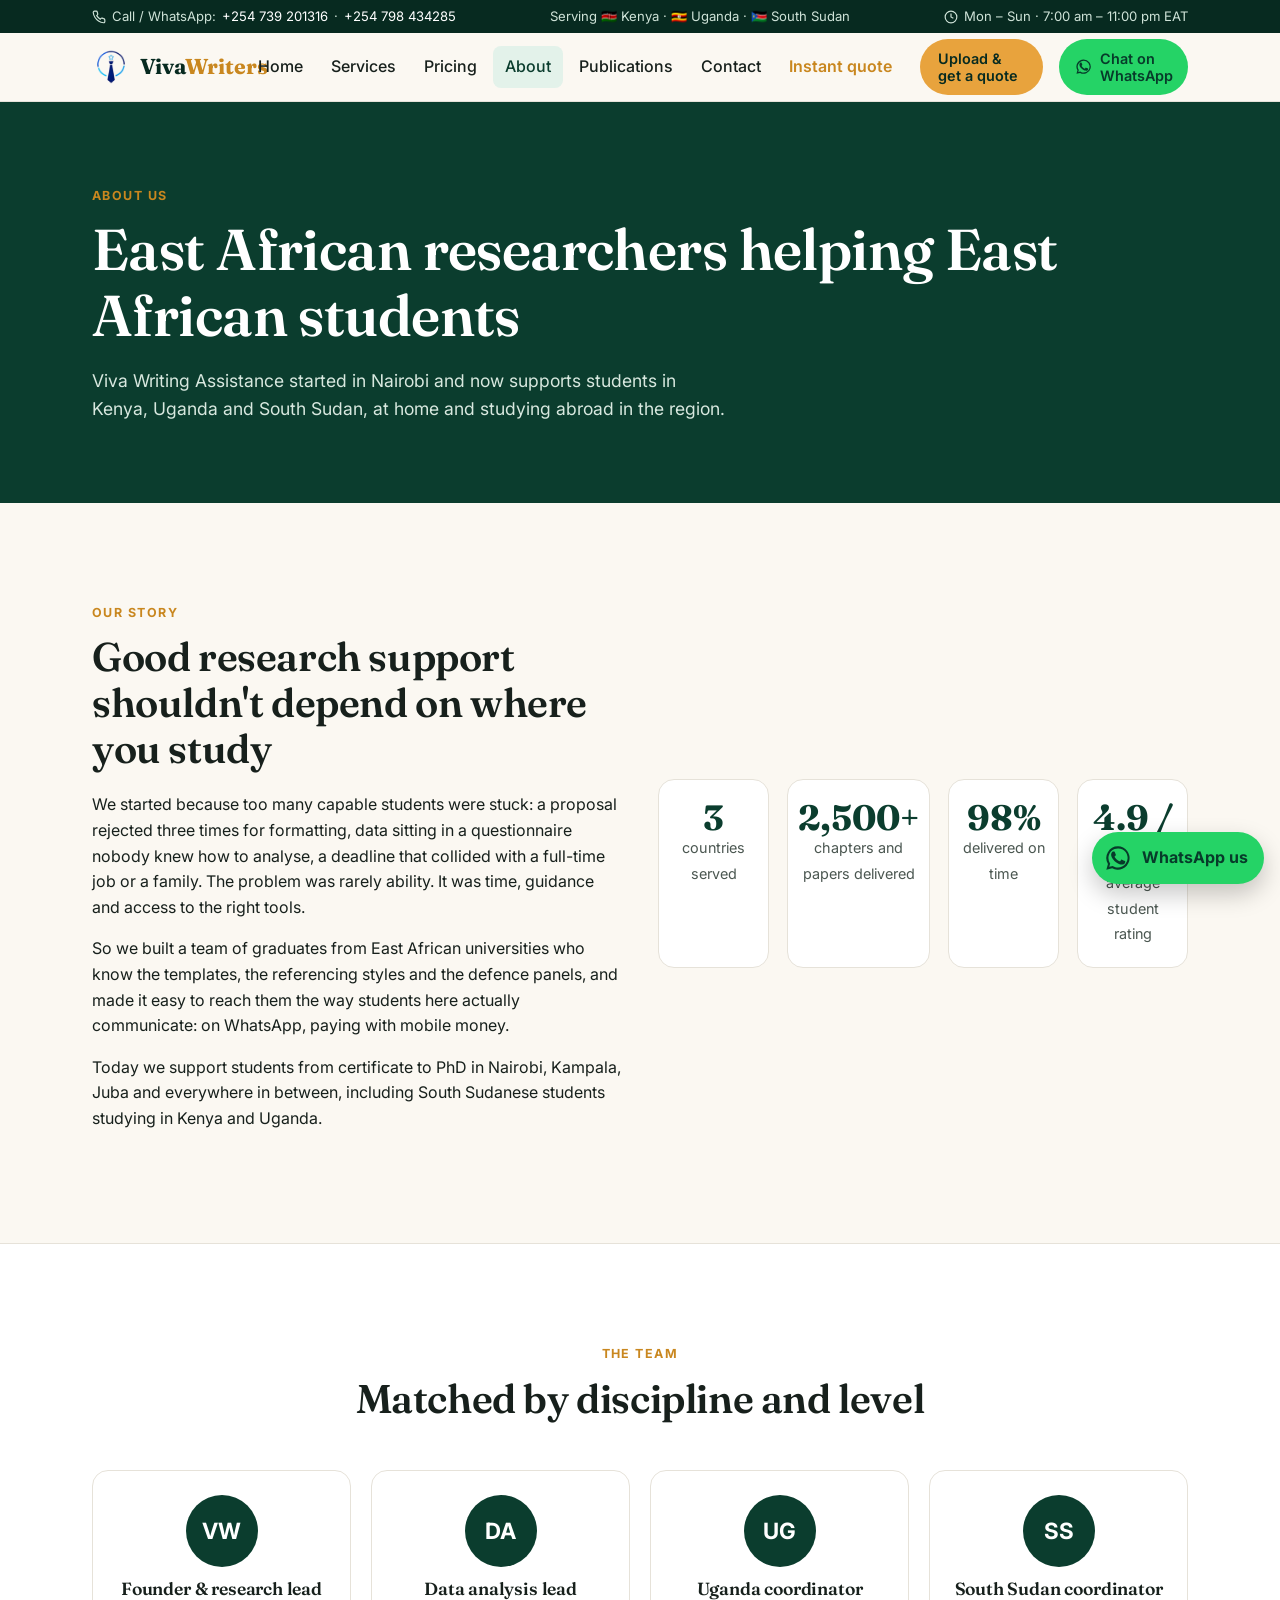
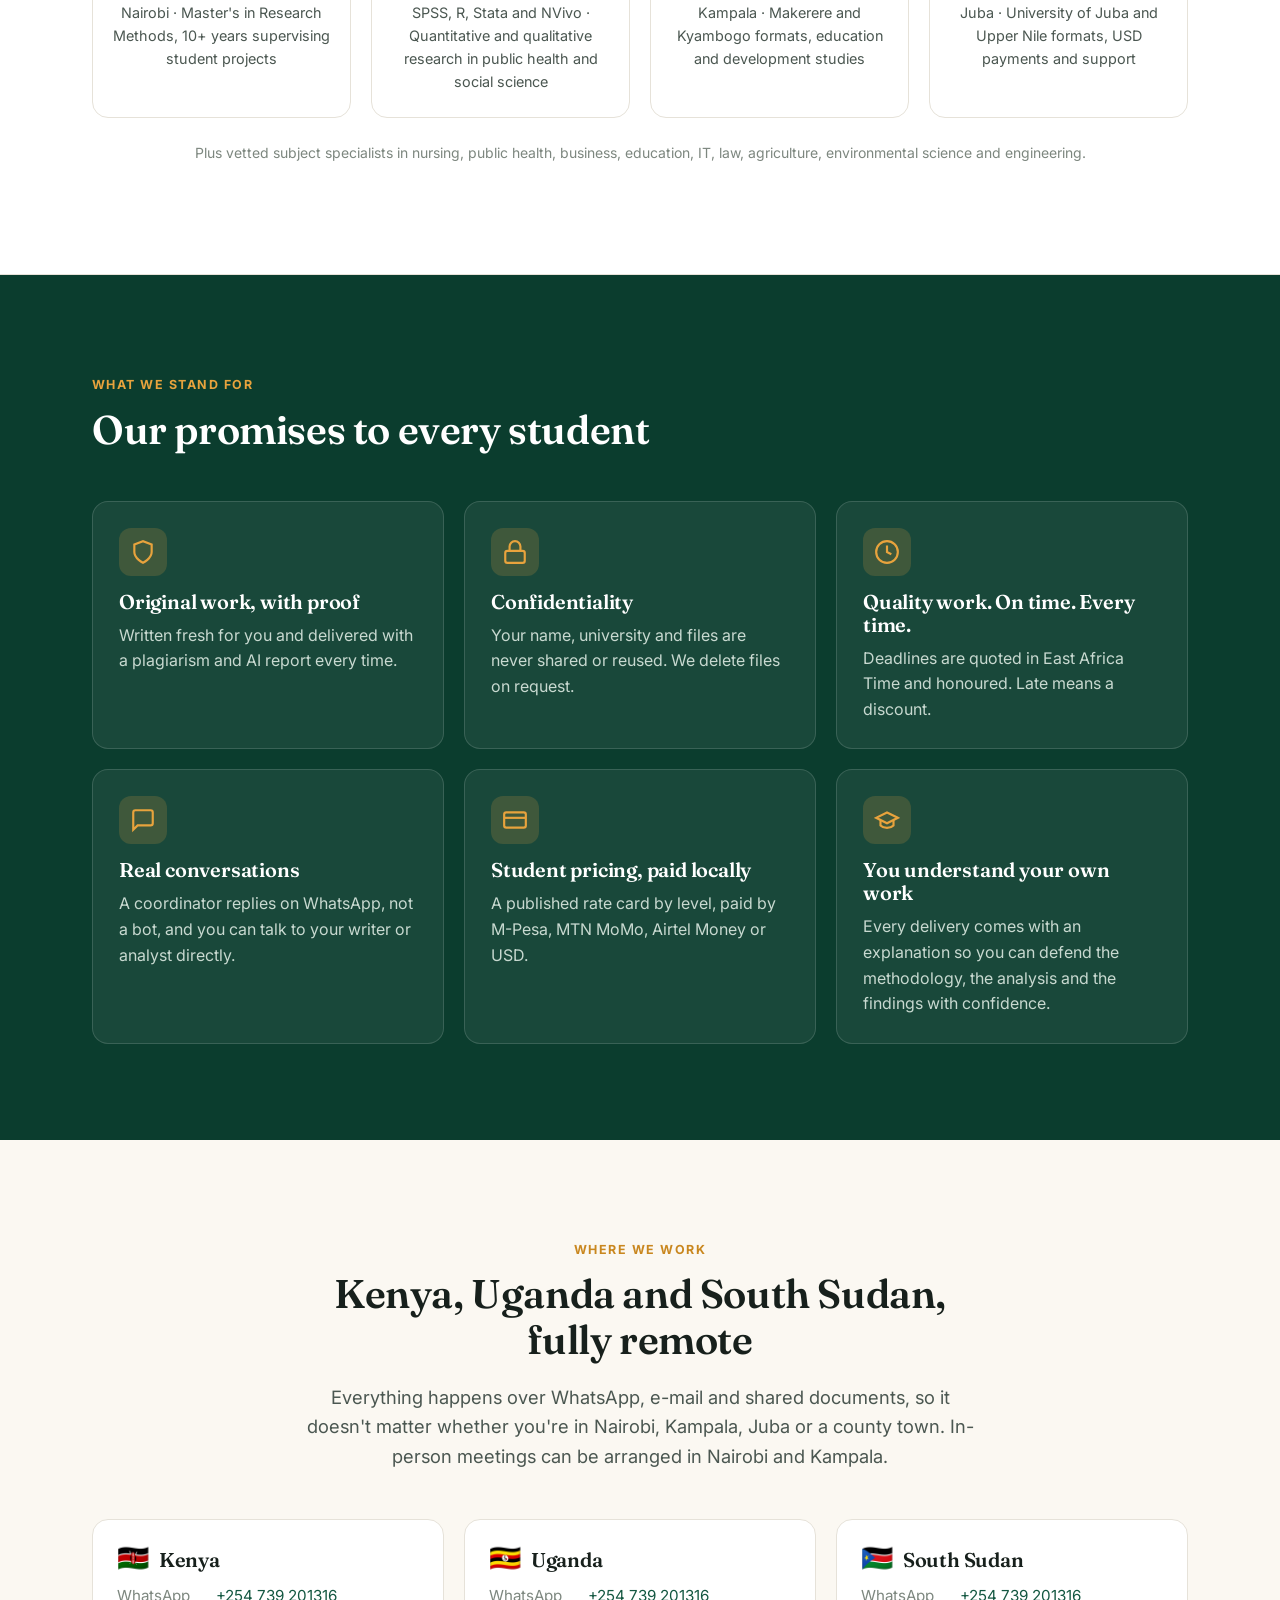
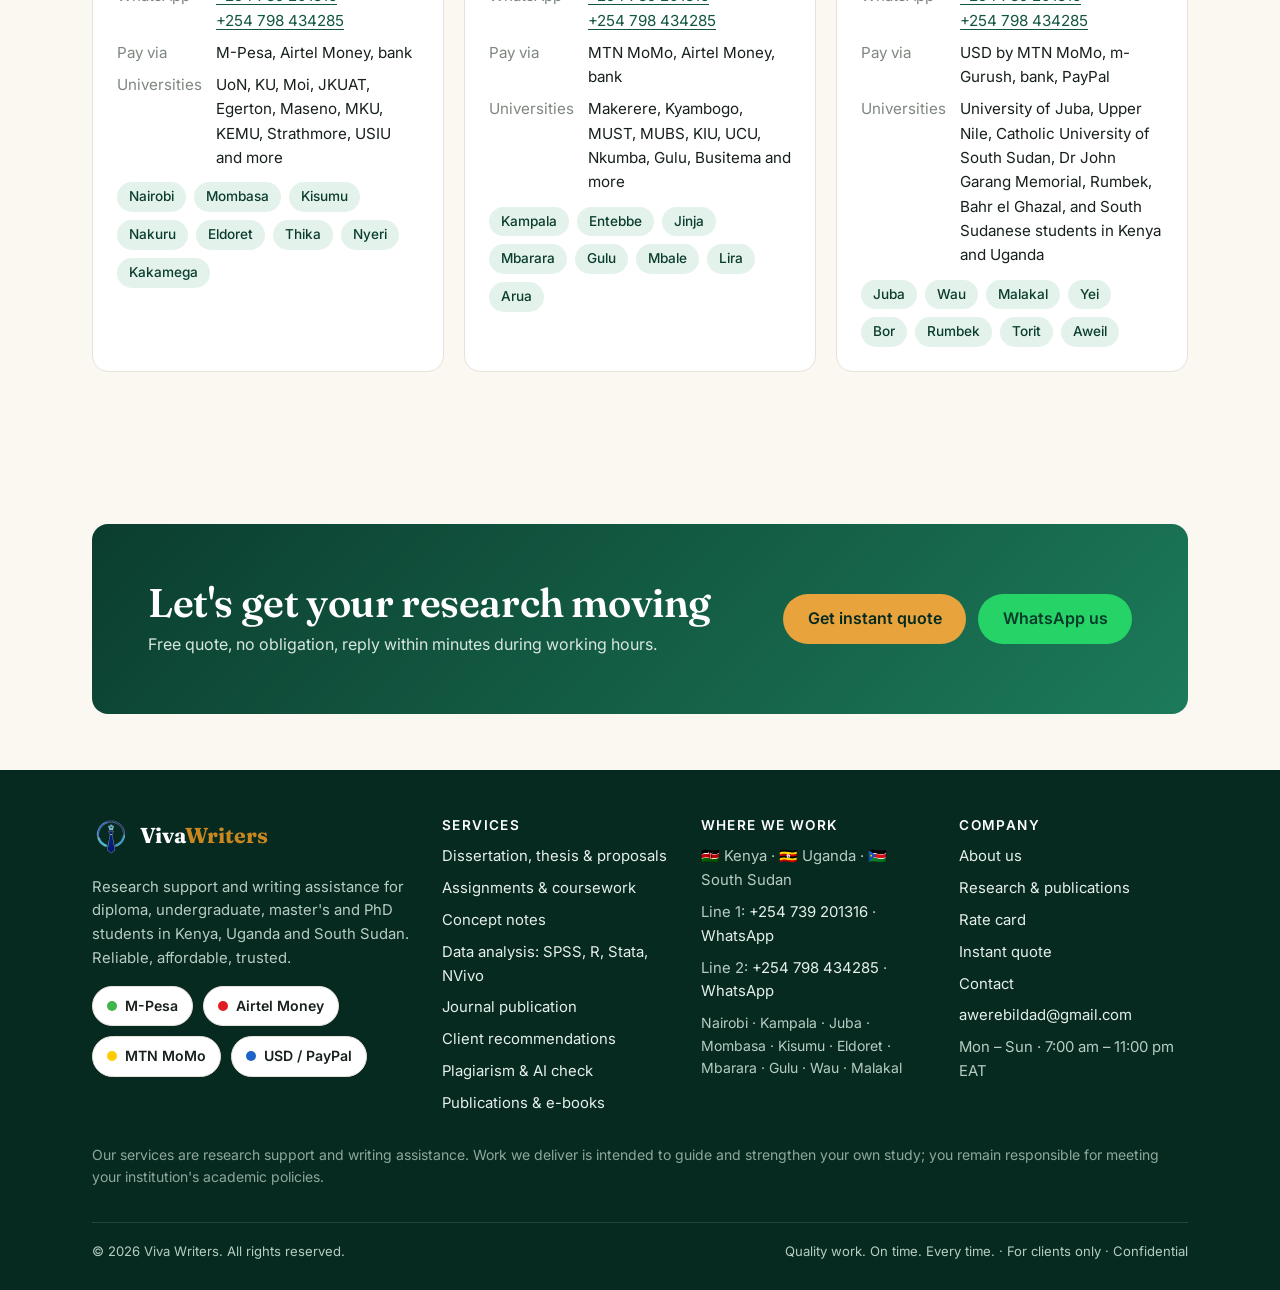
<file: about.html>
<!DOCTYPE html>
<html lang="en">
<head>
  <meta charset="utf-8">
  <meta name="viewport" content="width=device-width, initial-scale=1">
  <title>About Viva Writers | East African Research Support Team</title>
  <meta name="description" content="Meet the researchers, writers and data analysts behind Viva Writers and how we serve students across Kenya, Uganda and South Sudan.">
  <link rel="canonical" href="https://vivawriters.co.ke/about.html">
  <meta name="theme-color" content="#0b3d2e">
  <meta property="og:type" content="website">
  <meta property="og:site_name" content="Viva Writers">
  <meta property="og:title" content="About Viva Writers | East African Research Support Team">
  <meta property="og:description" content="Meet the researchers, writers and data analysts behind Viva Writers and how we serve students across Kenya, Uganda and South Sudan.">
  <meta property="og:url" content="https://vivawriters.co.ke/about.html">
  <meta property="og:image" content="https://vivawriters.co.ke/assets/img/og-image.png">
  <meta property="og:locale" content="en_KE">
  <meta property="og:locale:alternate" content="en_UG">
  <meta property="og:locale:alternate" content="en_SS">
  <meta name="twitter:card" content="summary_large_image">
  <meta name="geo.region" content="KE">
  <meta name="geo.placename" content="Nairobi; Kampala; Juba">
  <link rel="icon" href="assets/img/logo-icon-64.png" sizes="64x64" type="image/png">
  <link rel="icon" href="assets/img/logo-icon-32.png" sizes="32x32" type="image/png">
  <link rel="apple-touch-icon" href="assets/img/logo-icon-180.png">
  <link rel="preconnect" href="https://fonts.googleapis.com">
  <link rel="preconnect" href="https://fonts.gstatic.com" crossorigin>
  <link href="https://fonts.googleapis.com/css2?family=Fraunces:ital,opsz,wght@0,9..144,600;0,9..144,700;1,9..144,600&family=Inter:wght@400;500;600;700&display=swap" rel="stylesheet">
  <link rel="stylesheet" href="assets/css/style.css">
  <script type="application/ld+json">
  {
    "@context": "https://schema.org",
    "@type": "ProfessionalService",
    "name": "Viva Writers",
    "alternateName": "Viva Writing Assistance",
    "description": "Research support and academic writing assistance for students in Kenya, Uganda and South Sudan: dissertation and thesis chapters, proposals, concept notes, assignments, SPSS, R, Stata and NVivo data analysis, journal manuscripts, plagiarism and AI checks.",
    "url": "https://vivawriters.co.ke/",
    "email": "awerebildad@gmail.com",
    "telephone": ["+254739201316", "+254798434285"],
    "priceRange": "KES 350 – KES 200,000",
    "currenciesAccepted": "KES, UGX, USD",
    "paymentAccepted": "M-Pesa, Airtel Money, MTN Mobile Money, m-Gurush, Bank transfer, PayPal",
    "areaServed": [
      { "@type": "Country", "name": "Kenya" },
      { "@type": "Country", "name": "Uganda" },
      { "@type": "Country", "name": "South Sudan" }
    ],
    "openingHours": "Mo-Su 07:00-23:00",
    "sameAs": []
  }
  </script>
</head>
<body>
<a class="skip-link" href="#main">Skip to content</a>

<div class="topbar">
  <div class="wrap">
    <span><svg viewBox="0 0 24 24" fill="none" stroke="currentColor" stroke-width="2"><path d="M22 16.9v3a2 2 0 0 1-2.2 2 19.8 19.8 0 0 1-8.6-3.1 19.5 19.5 0 0 1-6-6A19.8 19.8 0 0 1 2.1 4.2 2 2 0 0 1 4.1 2h3a2 2 0 0 1 2 1.7c.1.9.4 1.8.7 2.6a2 2 0 0 1-.5 2.1L8.1 9.7a16 16 0 0 0 6 6l1.3-1.3a2 2 0 0 1 2.1-.4c.8.3 1.7.5 2.6.7a2 2 0 0 1 1.7 2z"/></svg>Call / WhatsApp: <a href="#" data-phone="ke">+254 739 201316</a> · <a href="#" data-phone2>+254 798 434285</a></span>
    <span class="topbar__ug">Serving 🇰🇪 Kenya · 🇺🇬 Uganda · 🇸🇸 South Sudan</span>
    <span><svg viewBox="0 0 24 24" fill="none" stroke="currentColor" stroke-width="2"><circle cx="12" cy="12" r="10"/><path d="M12 6v6l4 2"/></svg><span data-hours>Mon – Sun · 7:00 am – 11:00 pm EAT</span></span>
  </div>
</div>

<header class="header">
  <div class="wrap">
    <a class="logo" href="index.html" aria-label="Viva Writers home">
      <img class="logo__mark" src="assets/img/logo-icon-180.png" width="38" height="38" alt="" aria-hidden="true">
      <span>Viva<em>Writers</em></span>
    </a>
    <nav class="nav" aria-label="Main">
      <a href="index.html">Home</a>
      <a href="services.html">Services</a>
      <a href="pricing.html">Pricing</a>
      <a href="about.html">About</a>
      <a href="publications.html">Publications</a>
      <a href="contact.html">Contact</a>
      <a class="nav__quote" href="order.html">Instant quote</a>
    </nav>
    <a class="btn btn--gold btn--sm header__cta" href="order.html">Upload &amp; get a quote</a>
    <a class="btn btn--wa btn--sm header__cta" href="#" data-wa="ke">
      <svg viewBox="0 0 24 24" fill="currentColor"><path d="M17.5 14.4c-.3-.1-1.8-.9-2-1-.3-.1-.5-.1-.7.1-.2.3-.8 1-.9 1.2-.2.2-.3.2-.6.1-.3-.1-1.3-.5-2.4-1.5-.9-.8-1.5-1.8-1.7-2.1-.2-.3 0-.5.1-.6l.5-.5.3-.5c.1-.2 0-.4 0-.5l-.9-2.2c-.2-.6-.5-.5-.7-.5h-.6c-.2 0-.5.1-.8.4-.3.3-1 1-1 2.5s1.1 2.9 1.2 3.1c.1.2 2.1 3.2 5.1 4.5.7.3 1.3.5 1.7.6.7.2 1.4.2 1.9.1.6-.1 1.8-.7 2-1.4.2-.7.2-1.3.2-1.4-.1-.2-.3-.3-.6-.4zM12 2a10 10 0 0 0-8.6 15.1L2 22l5-1.3A10 10 0 1 0 12 2zm0 18.2c-1.5 0-3-.4-4.2-1.2l-.3-.2-3 .8.8-2.9-.2-.3A8.2 8.2 0 1 1 12 20.2z"/></svg>
      Chat on WhatsApp
    </a>
    <button class="nav-toggle" aria-expanded="false" aria-controls="mobile-nav" aria-label="Menu">
      <svg class="icon-open" viewBox="0 0 24 24" fill="none" stroke="currentColor" stroke-width="2" stroke-linecap="round"><path d="M4 7h16M4 12h16M4 17h16"/></svg>
      <svg class="icon-close" viewBox="0 0 24 24" fill="none" stroke="currentColor" stroke-width="2" stroke-linecap="round"><path d="M6 6l12 12M18 6L6 18"/></svg>
    </button>
  </div>
  <div class="mobile-nav" id="mobile-nav">
    <a href="index.html">Home</a>
    <a href="services.html">Services</a>
    <a href="pricing.html">Pricing</a>
    <a href="about.html">About</a>
    <a href="publications.html">Publications</a>
    <a href="contact.html">Contact</a>
    <a class="btn btn--gold" href="order.html">Upload &amp; get an instant quote</a>
    <a class="btn btn--wa" href="#" data-wa="ke">Chat on WhatsApp</a>
  </div>
</header>

<main id="main">
<section class="page-hero">
  <div class="wrap">
    <span class="eyebrow">About us</span>
    <h1>East African researchers helping East African students</h1>
    <p>Viva Writing Assistance started in Nairobi and now supports students in Kenya, Uganda and South Sudan, at home and studying abroad in the region.</p>
  </div>
</section>

<section class="section">
  <div class="wrap split">
    <div>
      <span class="eyebrow">Our story</span>
      <h2>Good research support shouldn't depend on where you study</h2>
      <p>We started because too many capable students were stuck: a proposal rejected three times for formatting, data sitting in a questionnaire nobody knew how to analyse, a deadline that collided with a full-time job or a family. The problem was rarely ability. It was time, guidance and access to the right tools.</p>
      <p>So we built a team of graduates from East African universities who know the templates, the referencing styles and the defence panels, and made it easy to reach them the way students here actually communicate: on WhatsApp, paying with mobile money.</p>
      <p>Today we support students from certificate to PhD in Nairobi, Kampala, Juba and everywhere in between, including South Sudanese students studying in Kenya and Uganda.</p>
    </div>
    <div class="stats">
      <div class="stat"><strong>3</strong><span>countries served</span></div>
      <div class="stat"><strong>2,500+</strong><span>chapters and papers delivered</span></div>
      <div class="stat"><strong>98%</strong><span>delivered on time</span></div>
      <div class="stat"><strong>4.9 / 5</strong><span>average student rating</span></div>
    </div>
  </div>
</section>

<section class="section section--alt">
  <div class="wrap">
    <div class="section-head center">
      <span class="eyebrow">The team</span>
      <h2>Matched by discipline and level</h2>
    </div>
    <div class="team">
      <div class="member"><span class="avatar">VW</span><h3>Founder &amp; research lead</h3><p>Nairobi · Master's in Research Methods, 10+ years supervising student projects</p></div>
      <div class="member"><span class="avatar">DA</span><h3>Data analysis lead</h3><p>SPSS, R, Stata and NVivo · Quantitative and qualitative research in public health and social science</p></div>
      <div class="member"><span class="avatar">UG</span><h3>Uganda coordinator</h3><p>Kampala · Makerere and Kyambogo formats, education and development studies</p></div>
      <div class="member"><span class="avatar">SS</span><h3>South Sudan coordinator</h3><p>Juba · University of Juba and Upper Nile formats, USD payments and support</p></div>
    </div>
    <p class="center small muted mt-2">Plus vetted subject specialists in nursing, public health, business, education, IT, law, agriculture, environmental science and engineering.</p>
  </div>
</section>

<section class="section section--dark">
  <div class="wrap">
    <div class="section-head">
      <span class="eyebrow">What we stand for</span>
      <h2>Our promises to every student</h2>
    </div>
    <div class="grid grid--3">
      <div class="card"><div class="card__icon"><svg viewBox="0 0 24 24" fill="none" stroke="currentColor" stroke-width="2"><path d="M12 22s8-4 8-10V5l-8-3-8 3v7c0 6 8 10 8 10z"/></svg></div><h3>Original work, with proof</h3><p>Written fresh for you and delivered with a plagiarism and AI report every time.</p></div>
      <div class="card"><div class="card__icon"><svg viewBox="0 0 24 24" fill="none" stroke="currentColor" stroke-width="2"><rect x="3" y="11" width="18" height="11" rx="2"/><path d="M7 11V7a5 5 0 0 1 10 0v4"/></svg></div><h3>Confidentiality</h3><p>Your name, university and files are never shared or reused. We delete files on request.</p></div>
      <div class="card"><div class="card__icon"><svg viewBox="0 0 24 24" fill="none" stroke="currentColor" stroke-width="2"><circle cx="12" cy="12" r="10"/><path d="M12 6v6l4 2"/></svg></div><h3>Quality work. On time. Every time.</h3><p>Deadlines are quoted in East Africa Time and honoured. Late means a discount.</p></div>
      <div class="card"><div class="card__icon"><svg viewBox="0 0 24 24" fill="none" stroke="currentColor" stroke-width="2"><path d="M21 15a2 2 0 0 1-2 2H7l-4 4V5a2 2 0 0 1 2-2h14a2 2 0 0 1 2 2z"/></svg></div><h3>Real conversations</h3><p>A coordinator replies on WhatsApp, not a bot, and you can talk to your writer or analyst directly.</p></div>
      <div class="card"><div class="card__icon"><svg viewBox="0 0 24 24" fill="none" stroke="currentColor" stroke-width="2"><rect x="2" y="5" width="20" height="14" rx="2"/><path d="M2 10h20"/></svg></div><h3>Student pricing, paid locally</h3><p>A published rate card by level, paid by M-Pesa, MTN MoMo, Airtel Money or USD.</p></div>
      <div class="card"><div class="card__icon"><svg viewBox="0 0 24 24" fill="none" stroke="currentColor" stroke-width="2"><path d="M22 10L12 5 2 10l10 5z"/><path d="M6 12v5c3 3 9 3 12 0v-5"/></svg></div><h3>You understand your own work</h3><p>Every delivery comes with an explanation so you can defend the methodology, the analysis and the findings with confidence.</p></div>
    </div>
  </div>
</section>

<section class="section">
  <div class="wrap">
    <div class="section-head center">
      <span class="eyebrow">Where we work</span>
      <h2>Kenya, Uganda and South Sudan, fully remote</h2>
      <p class="lead">Everything happens over WhatsApp, e-mail and shared documents, so it doesn't matter whether you're in Nairobi, Kampala, Juba or a county town. In-person meetings can be arranged in Nairobi and Kampala.</p>
    </div>
    <div class="grid grid--3">
      <div class="contact-card">
        <h3><span class="flag">🇰🇪</span> Kenya</h3>
        <dl>
          <dt>WhatsApp</dt><dd><a href="#" data-wa="ke" data-phone="ke">+254 739 201316</a><br><a href="#" data-wa2 data-phone2>+254 798 434285</a></dd>
          <dt>Pay via</dt><dd>M-Pesa, Airtel Money, bank</dd>
          <dt>Universities</dt><dd>UoN, KU, Moi, JKUAT, Egerton, Maseno, MKU, KEMU, Strathmore, USIU and more</dd>
        </dl>
        <ul class="cities"><li>Nairobi</li><li>Mombasa</li><li>Kisumu</li><li>Nakuru</li><li>Eldoret</li><li>Thika</li><li>Nyeri</li><li>Kakamega</li></ul>
      </div>
      <div class="contact-card">
        <h3><span class="flag">🇺🇬</span> Uganda</h3>
        <dl>
          <dt>WhatsApp</dt><dd><a href="#" data-wa="ug" data-phone="ug">+254 739 201316</a><br><a href="#" data-wa2 data-phone2>+254 798 434285</a></dd>
          <dt>Pay via</dt><dd>MTN MoMo, Airtel Money, bank</dd>
          <dt>Universities</dt><dd>Makerere, Kyambogo, MUST, MUBS, KIU, UCU, Nkumba, Gulu, Busitema and more</dd>
        </dl>
        <ul class="cities"><li>Kampala</li><li>Entebbe</li><li>Jinja</li><li>Mbarara</li><li>Gulu</li><li>Mbale</li><li>Lira</li><li>Arua</li></ul>
      </div>
      <div class="contact-card">
        <h3><span class="flag">🇸🇸</span> South Sudan</h3>
        <dl>
          <dt>WhatsApp</dt><dd><a href="#" data-wa="ss" data-phone="ss">+254 739 201316</a><br><a href="#" data-wa2 data-phone2>+254 798 434285</a></dd>
          <dt>Pay via</dt><dd>USD by MTN MoMo, m-Gurush, bank, PayPal</dd>
          <dt>Universities</dt><dd>University of Juba, Upper Nile, Catholic University of South Sudan, Dr John Garang Memorial, Rumbek, Bahr el Ghazal, and South Sudanese students in Kenya and Uganda</dd>
        </dl>
        <ul class="cities"><li>Juba</li><li>Wau</li><li>Malakal</li><li>Yei</li><li>Bor</li><li>Rumbek</li><li>Torit</li><li>Aweil</li></ul>
      </div>
    </div>
  </div>
</section>

<section class="section section--tight">
  <div class="wrap">
    <div class="cta-band">
      <div>
        <h2>Let's get your research moving</h2>
        <p>Free quote, no obligation, reply within minutes during working hours.</p>
      </div>
      <div class="btn-row">
        <a class="btn btn--gold" href="order.html">Get instant quote</a>
        <a class="btn btn--wa" href="#" data-wa="ke">WhatsApp us</a>
      </div>
    </div>
  </div>
</section>
</main>

<footer class="footer">
  <div class="wrap">
    <div class="footer__grid">
      <div>
        <a class="logo" href="index.html"><img class="logo__mark" src="assets/img/logo-icon-180.png" width="38" height="38" alt="" aria-hidden="true"><span>Viva<em>Writers</em></span></a>
        <p class="mt-1">Research support and writing assistance for diploma, undergraduate, master's and PhD students in Kenya, Uganda and South Sudan. Reliable, affordable, trusted.</p>
        <div class="pay-badges">
          <span class="badge badge--mpesa"><i></i>M-Pesa</span>
          <span class="badge badge--airtel"><i></i>Airtel Money</span>
          <span class="badge badge--mtn"><i></i>MTN MoMo</span>
          <span class="badge badge--paypal"><i></i>USD / PayPal</span>
        </div>
      </div>
      <div>
        <h4>Services</h4>
        <ul>
          <li><a href="services.html#thesis">Dissertation, thesis &amp; proposals</a></li>
          <li><a href="services.html#assignments">Assignments &amp; coursework</a></li>
          <li><a href="services.html#concept">Concept notes</a></li>
          <li><a href="services.html#data">Data analysis: SPSS, R, Stata, NVivo</a></li>
          <li><a href="services.html#journals">Journal publication</a></li>
          <li><a href="index.html#recommendations">Client recommendations</a></li>
          <li><a href="services.html#plag">Plagiarism &amp; AI check</a></li>
          <li><a href="publications.html">Publications &amp; e-books</a></li>
        </ul>
      </div>
      <div>
        <h4>Where we work</h4>
        <ul>
          <li>🇰🇪 Kenya · 🇺🇬 Uganda · 🇸🇸 South Sudan</li>
          <li>Line 1: <a href="#" data-phone="ke">+254 739 201316</a> · <a href="#" data-wa="ke">WhatsApp</a></li>
          <li>Line 2: <a href="#" data-phone2>+254 798 434285</a> · <a href="#" data-wa2>WhatsApp</a></li>
          <li class="small">Nairobi · Kampala · Juba · Mombasa · Kisumu · Eldoret · Mbarara · Gulu · Wau · Malakal</li>
        </ul>
      </div>
      <div>
        <h4>Company</h4>
        <ul>
          <li><a href="about.html">About us</a></li>
          <li><a href="publications.html">Research &amp; publications</a></li>
          <li><a href="pricing.html">Rate card</a></li>
          <li><a href="order.html">Instant quote</a></li>
          <li><a href="contact.html">Contact</a></li>
          <li><a href="#" data-email>awerebildad@gmail.com</a></li>
          <li><span data-hours>Mon – Sun · 7:00 am – 11:00 pm EAT</span></li>
        </ul>
      </div>
    </div>
    <p class="small" style="margin:28px 0 0;color:#8fa79b">Our services are research support and writing assistance. Work we deliver is intended to guide and strengthen your own study; you remain responsible for meeting your institution's academic policies.</p>
    <div class="footer__bottom">
      <span>© <span data-year>2026</span> Viva Writers. All rights reserved.</span>
      <span>Quality work. On time. Every time. · For clients only · Confidential</span>
    </div>
  </div>
</footer>

<a class="wa-float" href="#" data-wa="ke" aria-label="Chat with us on WhatsApp">
  <svg viewBox="0 0 24 24" fill="currentColor"><path d="M17.5 14.4c-.3-.1-1.8-.9-2-1-.3-.1-.5-.1-.7.1-.2.3-.8 1-.9 1.2-.2.2-.3.2-.6.1-.3-.1-1.3-.5-2.4-1.5-.9-.8-1.5-1.8-1.7-2.1-.2-.3 0-.5.1-.6l.5-.5.3-.5c.1-.2 0-.4 0-.5l-.9-2.2c-.2-.6-.5-.5-.7-.5h-.6c-.2 0-.5.1-.8.4-.3.3-1 1-1 2.5s1.1 2.9 1.2 3.1c.1.2 2.1 3.2 5.1 4.5.7.3 1.3.5 1.7.6.7.2 1.4.2 1.9.1.6-.1 1.8-.7 2-1.4.2-.7.2-1.3.2-1.4-.1-.2-.3-.3-.6-.4zM12 2a10 10 0 0 0-8.6 15.1L2 22l5-1.3A10 10 0 1 0 12 2zm0 18.2c-1.5 0-3-.4-4.2-1.2l-.3-.2-3 .8.8-2.9-.2-.3A8.2 8.2 0 1 1 12 20.2z"/></svg>
  <span>WhatsApp us</span>
</a>

<script src="assets/js/config.js"></script>
<script src="assets/js/quote.js"></script>
<script src="assets/js/main.js"></script>
<script src="assets/js/order.js"></script>
<script src="assets/js/publications.js"></script>
<script src="assets/js/pubs-render.js"></script>
</body>
</html>
</file>
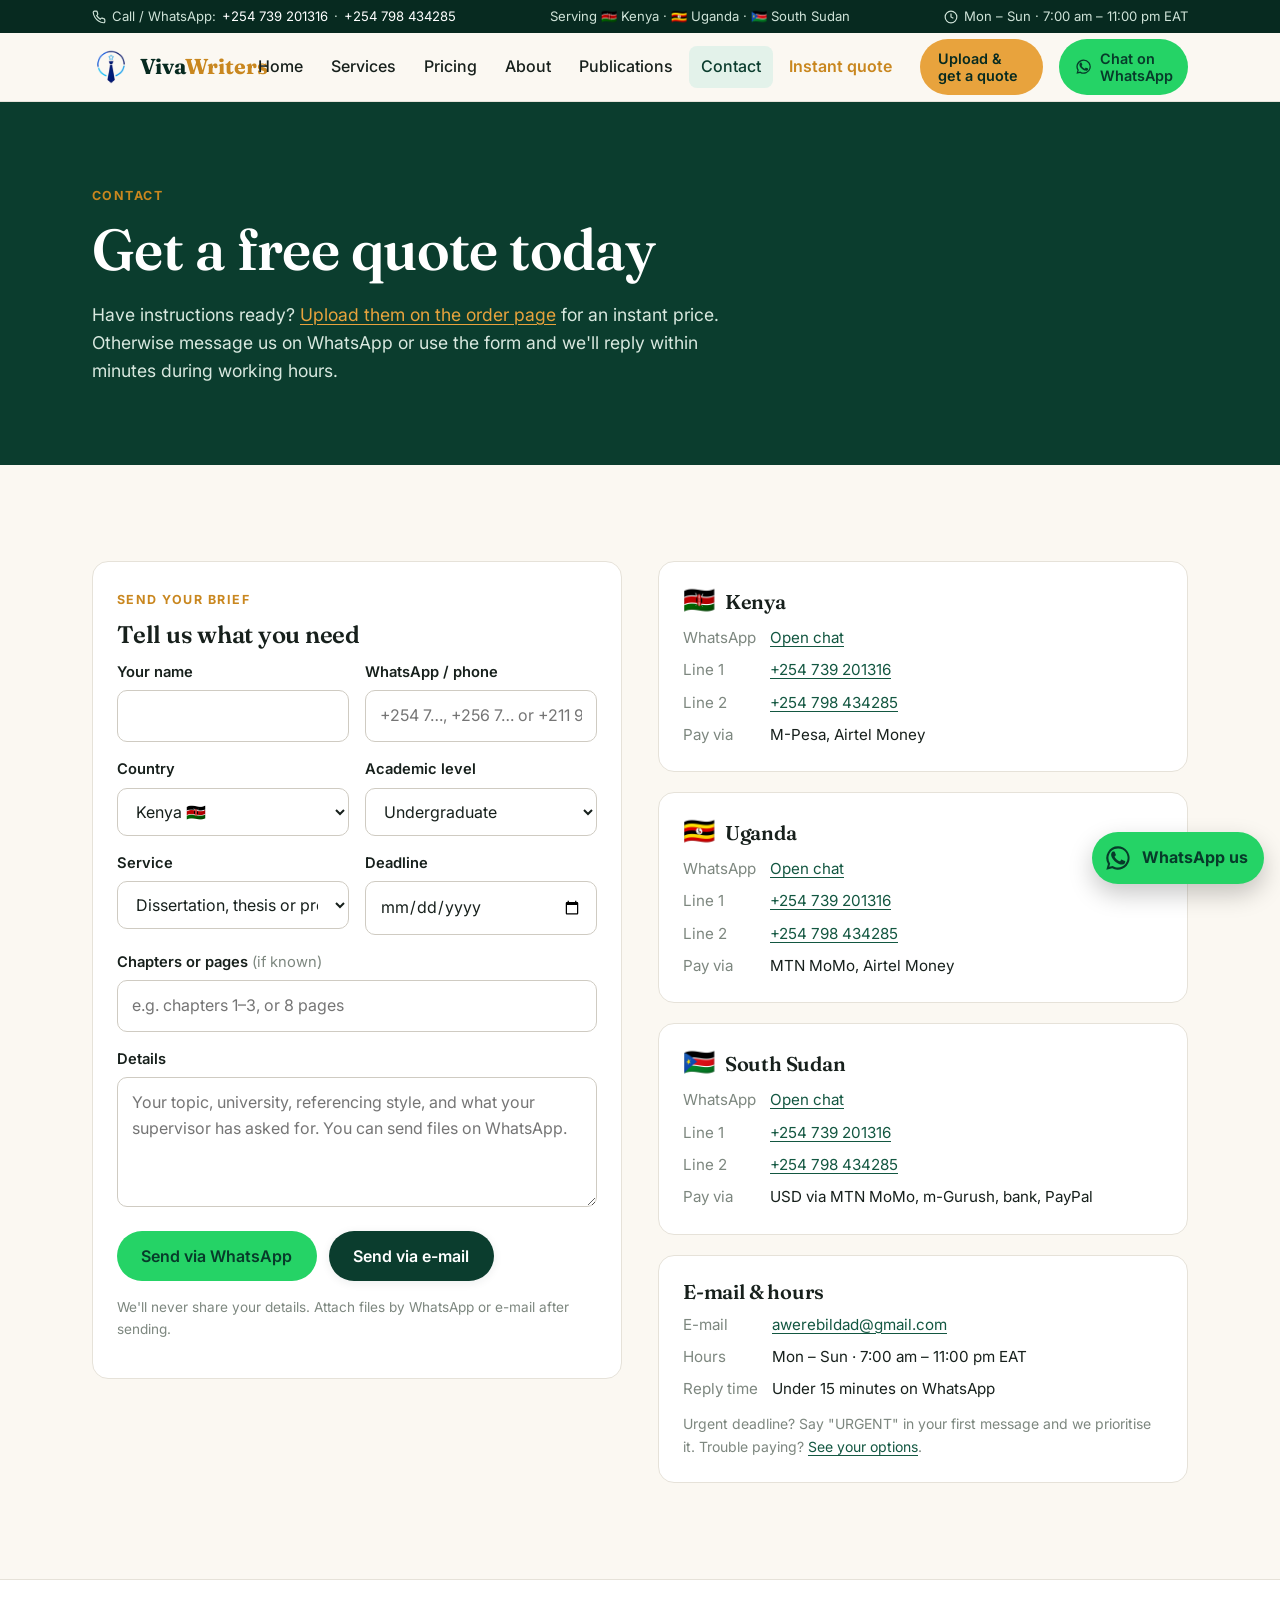
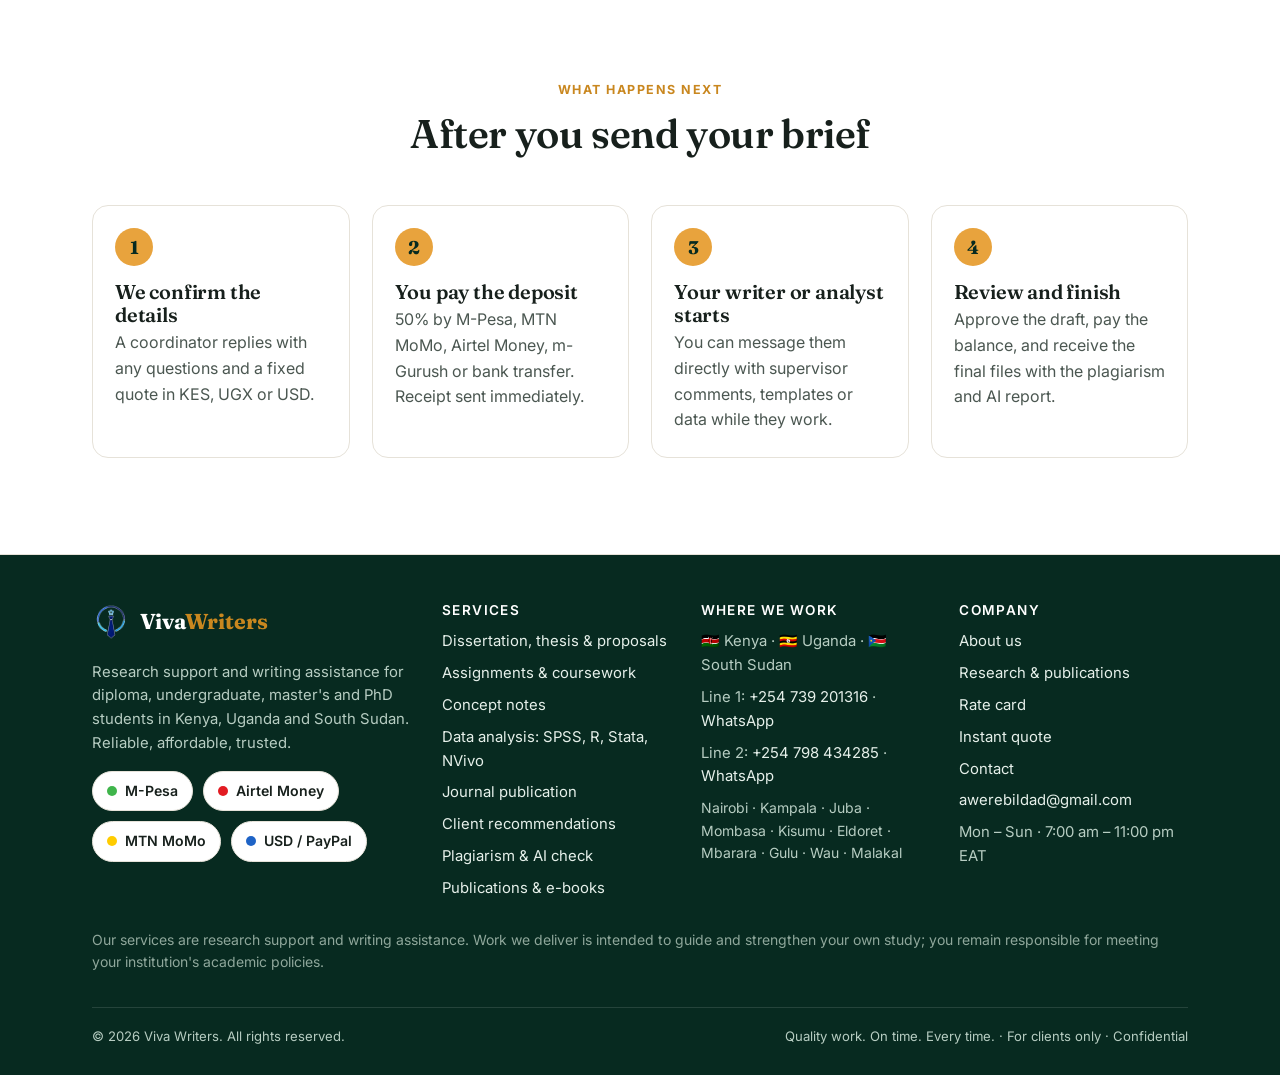
<file: contact.html>
<!DOCTYPE html>
<html lang="en">
<head>
  <meta charset="utf-8">
  <meta name="viewport" content="width=device-width, initial-scale=1">
  <title>Contact & Free Quote | Viva Writers Kenya, Uganda & South Sudan</title>
  <meta name="description" content="Get a free quote from Viva Writers on WhatsApp, by e-mail or through our form. Kenya, Uganda and South Sudan lines available.">
  <link rel="canonical" href="https://vivawriters.co.ke/contact.html">
  <meta name="theme-color" content="#0b3d2e">
  <meta property="og:type" content="website">
  <meta property="og:site_name" content="Viva Writers">
  <meta property="og:title" content="Contact & Free Quote | Viva Writers Kenya, Uganda & South Sudan">
  <meta property="og:description" content="Get a free quote from Viva Writers on WhatsApp, by e-mail or through our form. Kenya, Uganda and South Sudan lines available.">
  <meta property="og:url" content="https://vivawriters.co.ke/contact.html">
  <meta property="og:image" content="https://vivawriters.co.ke/assets/img/og-image.png">
  <meta property="og:locale" content="en_KE">
  <meta property="og:locale:alternate" content="en_UG">
  <meta property="og:locale:alternate" content="en_SS">
  <meta name="twitter:card" content="summary_large_image">
  <meta name="geo.region" content="KE">
  <meta name="geo.placename" content="Nairobi; Kampala; Juba">
  <link rel="icon" href="assets/img/logo-icon-64.png" sizes="64x64" type="image/png">
  <link rel="icon" href="assets/img/logo-icon-32.png" sizes="32x32" type="image/png">
  <link rel="apple-touch-icon" href="assets/img/logo-icon-180.png">
  <link rel="preconnect" href="https://fonts.googleapis.com">
  <link rel="preconnect" href="https://fonts.gstatic.com" crossorigin>
  <link href="https://fonts.googleapis.com/css2?family=Fraunces:ital,opsz,wght@0,9..144,600;0,9..144,700;1,9..144,600&family=Inter:wght@400;500;600;700&display=swap" rel="stylesheet">
  <link rel="stylesheet" href="assets/css/style.css">
  <script type="application/ld+json">
  {
    "@context": "https://schema.org",
    "@type": "ProfessionalService",
    "name": "Viva Writers",
    "alternateName": "Viva Writing Assistance",
    "description": "Research support and academic writing assistance for students in Kenya, Uganda and South Sudan: dissertation and thesis chapters, proposals, concept notes, assignments, SPSS, R, Stata and NVivo data analysis, journal manuscripts, plagiarism and AI checks.",
    "url": "https://vivawriters.co.ke/",
    "email": "awerebildad@gmail.com",
    "telephone": ["+254739201316", "+254798434285"],
    "priceRange": "KES 350 – KES 200,000",
    "currenciesAccepted": "KES, UGX, USD",
    "paymentAccepted": "M-Pesa, Airtel Money, MTN Mobile Money, m-Gurush, Bank transfer, PayPal",
    "areaServed": [
      { "@type": "Country", "name": "Kenya" },
      { "@type": "Country", "name": "Uganda" },
      { "@type": "Country", "name": "South Sudan" }
    ],
    "openingHours": "Mo-Su 07:00-23:00",
    "sameAs": []
  }
  </script>
</head>
<body>
<a class="skip-link" href="#main">Skip to content</a>

<div class="topbar">
  <div class="wrap">
    <span><svg viewBox="0 0 24 24" fill="none" stroke="currentColor" stroke-width="2"><path d="M22 16.9v3a2 2 0 0 1-2.2 2 19.8 19.8 0 0 1-8.6-3.1 19.5 19.5 0 0 1-6-6A19.8 19.8 0 0 1 2.1 4.2 2 2 0 0 1 4.1 2h3a2 2 0 0 1 2 1.7c.1.9.4 1.8.7 2.6a2 2 0 0 1-.5 2.1L8.1 9.7a16 16 0 0 0 6 6l1.3-1.3a2 2 0 0 1 2.1-.4c.8.3 1.7.5 2.6.7a2 2 0 0 1 1.7 2z"/></svg>Call / WhatsApp: <a href="#" data-phone="ke">+254 739 201316</a> · <a href="#" data-phone2>+254 798 434285</a></span>
    <span class="topbar__ug">Serving 🇰🇪 Kenya · 🇺🇬 Uganda · 🇸🇸 South Sudan</span>
    <span><svg viewBox="0 0 24 24" fill="none" stroke="currentColor" stroke-width="2"><circle cx="12" cy="12" r="10"/><path d="M12 6v6l4 2"/></svg><span data-hours>Mon – Sun · 7:00 am – 11:00 pm EAT</span></span>
  </div>
</div>

<header class="header">
  <div class="wrap">
    <a class="logo" href="index.html" aria-label="Viva Writers home">
      <img class="logo__mark" src="assets/img/logo-icon-180.png" width="38" height="38" alt="" aria-hidden="true">
      <span>Viva<em>Writers</em></span>
    </a>
    <nav class="nav" aria-label="Main">
      <a href="index.html">Home</a>
      <a href="services.html">Services</a>
      <a href="pricing.html">Pricing</a>
      <a href="about.html">About</a>
      <a href="publications.html">Publications</a>
      <a href="contact.html">Contact</a>
      <a class="nav__quote" href="order.html">Instant quote</a>
    </nav>
    <a class="btn btn--gold btn--sm header__cta" href="order.html">Upload &amp; get a quote</a>
    <a class="btn btn--wa btn--sm header__cta" href="#" data-wa="ke">
      <svg viewBox="0 0 24 24" fill="currentColor"><path d="M17.5 14.4c-.3-.1-1.8-.9-2-1-.3-.1-.5-.1-.7.1-.2.3-.8 1-.9 1.2-.2.2-.3.2-.6.1-.3-.1-1.3-.5-2.4-1.5-.9-.8-1.5-1.8-1.7-2.1-.2-.3 0-.5.1-.6l.5-.5.3-.5c.1-.2 0-.4 0-.5l-.9-2.2c-.2-.6-.5-.5-.7-.5h-.6c-.2 0-.5.1-.8.4-.3.3-1 1-1 2.5s1.1 2.9 1.2 3.1c.1.2 2.1 3.2 5.1 4.5.7.3 1.3.5 1.7.6.7.2 1.4.2 1.9.1.6-.1 1.8-.7 2-1.4.2-.7.2-1.3.2-1.4-.1-.2-.3-.3-.6-.4zM12 2a10 10 0 0 0-8.6 15.1L2 22l5-1.3A10 10 0 1 0 12 2zm0 18.2c-1.5 0-3-.4-4.2-1.2l-.3-.2-3 .8.8-2.9-.2-.3A8.2 8.2 0 1 1 12 20.2z"/></svg>
      Chat on WhatsApp
    </a>
    <button class="nav-toggle" aria-expanded="false" aria-controls="mobile-nav" aria-label="Menu">
      <svg class="icon-open" viewBox="0 0 24 24" fill="none" stroke="currentColor" stroke-width="2" stroke-linecap="round"><path d="M4 7h16M4 12h16M4 17h16"/></svg>
      <svg class="icon-close" viewBox="0 0 24 24" fill="none" stroke="currentColor" stroke-width="2" stroke-linecap="round"><path d="M6 6l12 12M18 6L6 18"/></svg>
    </button>
  </div>
  <div class="mobile-nav" id="mobile-nav">
    <a href="index.html">Home</a>
    <a href="services.html">Services</a>
    <a href="pricing.html">Pricing</a>
    <a href="about.html">About</a>
    <a href="publications.html">Publications</a>
    <a href="contact.html">Contact</a>
    <a class="btn btn--gold" href="order.html">Upload &amp; get an instant quote</a>
    <a class="btn btn--wa" href="#" data-wa="ke">Chat on WhatsApp</a>
  </div>
</header>

<main id="main">
<section class="page-hero">
  <div class="wrap">
    <span class="eyebrow">Contact</span>
    <h1>Get a free quote today</h1>
    <p>Have instructions ready? <a href="order.html" style="color:var(--gold-500)">Upload them on the order page</a> for an instant price. Otherwise message us on WhatsApp or use the form and we'll reply within minutes during working hours.</p>
  </div>
</section>

<section class="section">
  <div class="wrap split" style="align-items:start">
    <div>
      <div class="contact-card">
        <span class="eyebrow">Send your brief</span>
        <h2 style="font-size:1.5rem">Tell us what you need</h2>
        <form class="form" id="order-form" novalidate>
          <input class="honeypot" type="text" name="_gotcha" tabindex="-1" autocomplete="off" aria-hidden="true">
          <div class="form__row">
            <div><label for="f-name">Your name</label><input id="f-name" name="name" required autocomplete="name"></div>
            <div><label for="f-phone">WhatsApp / phone</label><input id="f-phone" name="phone" type="tel" required autocomplete="tel" placeholder="+254 7…, +256 7… or +211 9…"></div>
          </div>
          <div class="form__row">
            <div>
              <label for="f-country">Country</label>
              <select id="f-country" name="country" required>
                <option value="Kenya">Kenya 🇰🇪</option>
                <option value="Uganda">Uganda 🇺🇬</option>
                <option value="South Sudan">South Sudan 🇸🇸</option>
                <option value="Other">Other</option>
              </select>
            </div>
            <div>
              <label for="f-level">Academic level</label>
              <select id="f-level" name="level">
                <option>PhD / Doctorate</option>
                <option>Master's</option>
                <option selected>Undergraduate</option>
                <option>Diploma</option>
                <option>Certificate</option>
              </select>
            </div>
          </div>
          <div class="form__row">
            <div>
              <label for="f-service">Service</label>
              <select id="f-service" name="service" required>
                <option>Dissertation, thesis or proposal chapters</option>
                <option>Assignment, essay or coursework</option>
                <option>Concept note</option>
                <option>Quantitative data analysis (SPSS, R, Stata)</option>
                <option>Qualitative data analysis (NVivo)</option>
                <option>Journal publication</option>
                <option>Plagiarism &amp; AI check or reduction</option>
                <option>Something else</option>
              </select>
            </div>
            <div><label for="f-deadline">Deadline</label><input id="f-deadline" name="deadline" type="date" required></div>
          </div>
          <div><label for="f-length">Chapters or pages <span class="opt">(if known)</span></label><input id="f-length" name="length" placeholder="e.g. chapters 1–3, or 8 pages"></div>
          <div><label for="f-details">Details</label><textarea id="f-details" name="details" required placeholder="Your topic, university, referencing style, and what your supervisor has asked for. You can send files on WhatsApp."></textarea></div>
          <div class="form__status" role="status" aria-live="polite"></div>
          <div class="btn-row">
            <button class="btn btn--wa" id="form-wa" type="button">Send via WhatsApp</button>
            <button class="btn btn--primary" type="submit">Send via e-mail</button>
          </div>
          <p class="form__note">We'll never share your details. Attach files by WhatsApp or e-mail after sending.</p>
        </form>
      </div>
    </div>

    <div class="grid" style="gap:20px">
      <div class="contact-card">
        <h3><span class="flag">🇰🇪</span> Kenya</h3>
        <dl>
          <dt>WhatsApp</dt><dd><a href="#" data-wa="ke">Open chat</a></dd>
          <dt>Line 1</dt><dd><a href="#" data-phone="ke">+254 739 201316</a></dd>
          <dt>Line 2</dt><dd><a href="#" data-phone2>+254 798 434285</a></dd>
          <dt>Pay via</dt><dd>M-Pesa, Airtel Money</dd>
        </dl>
      </div>
      <div class="contact-card">
        <h3><span class="flag">🇺🇬</span> Uganda</h3>
        <dl>
          <dt>WhatsApp</dt><dd><a href="#" data-wa="ug">Open chat</a></dd>
          <dt>Line 1</dt><dd><a href="#" data-phone="ug">+254 739 201316</a></dd>
          <dt>Line 2</dt><dd><a href="#" data-phone2>+254 798 434285</a></dd>
          <dt>Pay via</dt><dd>MTN MoMo, Airtel Money</dd>
        </dl>
      </div>
      <div class="contact-card">
        <h3><span class="flag">🇸🇸</span> South Sudan</h3>
        <dl>
          <dt>WhatsApp</dt><dd><a href="#" data-wa="ss">Open chat</a></dd>
          <dt>Line 1</dt><dd><a href="#" data-phone="ss">+254 739 201316</a></dd>
          <dt>Line 2</dt><dd><a href="#" data-phone2>+254 798 434285</a></dd>
          <dt>Pay via</dt><dd>USD via MTN MoMo, m-Gurush, bank, PayPal</dd>
        </dl>
      </div>
      <div class="contact-card">
        <h3>E-mail &amp; hours</h3>
        <dl>
          <dt>E-mail</dt><dd><a href="#" data-email>awerebildad@gmail.com</a></dd>
          <dt>Hours</dt><dd><span data-hours>Mon – Sun · 7:00 am – 11:00 pm EAT</span></dd>
          <dt>Reply time</dt><dd><span data-response>Under 15 minutes on WhatsApp</span></dd>
        </dl>
        <p class="small muted mt-1 mb-0">Urgent deadline? Say "URGENT" in your first message and we prioritise it. Trouble paying? <a href="pricing.html#payment-help">See your options</a>.</p>
      </div>
    </div>
  </div>
</section>

<section class="section section--alt">
  <div class="wrap">
    <div class="section-head center">
      <span class="eyebrow">What happens next</span>
      <h2>After you send your brief</h2>
    </div>
    <div class="steps">
      <div class="step"><h3>We confirm the details</h3><p>A coordinator replies with any questions and a fixed quote in KES, UGX or USD.</p></div>
      <div class="step"><h3>You pay the deposit</h3><p>50% by M-Pesa, MTN MoMo, Airtel Money, m-Gurush or bank transfer. Receipt sent immediately.</p></div>
      <div class="step"><h3>Your writer or analyst starts</h3><p>You can message them directly with supervisor comments, templates or data while they work.</p></div>
      <div class="step"><h3>Review and finish</h3><p>Approve the draft, pay the balance, and receive the final files with the plagiarism and AI report.</p></div>
    </div>
  </div>
</section>
</main>

<footer class="footer">
  <div class="wrap">
    <div class="footer__grid">
      <div>
        <a class="logo" href="index.html"><img class="logo__mark" src="assets/img/logo-icon-180.png" width="38" height="38" alt="" aria-hidden="true"><span>Viva<em>Writers</em></span></a>
        <p class="mt-1">Research support and writing assistance for diploma, undergraduate, master's and PhD students in Kenya, Uganda and South Sudan. Reliable, affordable, trusted.</p>
        <div class="pay-badges">
          <span class="badge badge--mpesa"><i></i>M-Pesa</span>
          <span class="badge badge--airtel"><i></i>Airtel Money</span>
          <span class="badge badge--mtn"><i></i>MTN MoMo</span>
          <span class="badge badge--paypal"><i></i>USD / PayPal</span>
        </div>
      </div>
      <div>
        <h4>Services</h4>
        <ul>
          <li><a href="services.html#thesis">Dissertation, thesis &amp; proposals</a></li>
          <li><a href="services.html#assignments">Assignments &amp; coursework</a></li>
          <li><a href="services.html#concept">Concept notes</a></li>
          <li><a href="services.html#data">Data analysis: SPSS, R, Stata, NVivo</a></li>
          <li><a href="services.html#journals">Journal publication</a></li>
          <li><a href="index.html#recommendations">Client recommendations</a></li>
          <li><a href="services.html#plag">Plagiarism &amp; AI check</a></li>
          <li><a href="publications.html">Publications &amp; e-books</a></li>
        </ul>
      </div>
      <div>
        <h4>Where we work</h4>
        <ul>
          <li>🇰🇪 Kenya · 🇺🇬 Uganda · 🇸🇸 South Sudan</li>
          <li>Line 1: <a href="#" data-phone="ke">+254 739 201316</a> · <a href="#" data-wa="ke">WhatsApp</a></li>
          <li>Line 2: <a href="#" data-phone2>+254 798 434285</a> · <a href="#" data-wa2>WhatsApp</a></li>
          <li class="small">Nairobi · Kampala · Juba · Mombasa · Kisumu · Eldoret · Mbarara · Gulu · Wau · Malakal</li>
        </ul>
      </div>
      <div>
        <h4>Company</h4>
        <ul>
          <li><a href="about.html">About us</a></li>
          <li><a href="publications.html">Research &amp; publications</a></li>
          <li><a href="pricing.html">Rate card</a></li>
          <li><a href="order.html">Instant quote</a></li>
          <li><a href="contact.html">Contact</a></li>
          <li><a href="#" data-email>awerebildad@gmail.com</a></li>
          <li><span data-hours>Mon – Sun · 7:00 am – 11:00 pm EAT</span></li>
        </ul>
      </div>
    </div>
    <p class="small" style="margin:28px 0 0;color:#8fa79b">Our services are research support and writing assistance. Work we deliver is intended to guide and strengthen your own study; you remain responsible for meeting your institution's academic policies.</p>
    <div class="footer__bottom">
      <span>© <span data-year>2026</span> Viva Writers. All rights reserved.</span>
      <span>Quality work. On time. Every time. · For clients only · Confidential</span>
    </div>
  </div>
</footer>

<a class="wa-float" href="#" data-wa="ke" aria-label="Chat with us on WhatsApp">
  <svg viewBox="0 0 24 24" fill="currentColor"><path d="M17.5 14.4c-.3-.1-1.8-.9-2-1-.3-.1-.5-.1-.7.1-.2.3-.8 1-.9 1.2-.2.2-.3.2-.6.1-.3-.1-1.3-.5-2.4-1.5-.9-.8-1.5-1.8-1.7-2.1-.2-.3 0-.5.1-.6l.5-.5.3-.5c.1-.2 0-.4 0-.5l-.9-2.2c-.2-.6-.5-.5-.7-.5h-.6c-.2 0-.5.1-.8.4-.3.3-1 1-1 2.5s1.1 2.9 1.2 3.1c.1.2 2.1 3.2 5.1 4.5.7.3 1.3.5 1.7.6.7.2 1.4.2 1.9.1.6-.1 1.8-.7 2-1.4.2-.7.2-1.3.2-1.4-.1-.2-.3-.3-.6-.4zM12 2a10 10 0 0 0-8.6 15.1L2 22l5-1.3A10 10 0 1 0 12 2zm0 18.2c-1.5 0-3-.4-4.2-1.2l-.3-.2-3 .8.8-2.9-.2-.3A8.2 8.2 0 1 1 12 20.2z"/></svg>
  <span>WhatsApp us</span>
</a>

<script src="assets/js/config.js"></script>
<script src="assets/js/quote.js"></script>
<script src="assets/js/main.js"></script>
<script src="assets/js/order.js"></script>
<script src="assets/js/publications.js"></script>
<script src="assets/js/pubs-render.js"></script>
</body>
</html>
</file>
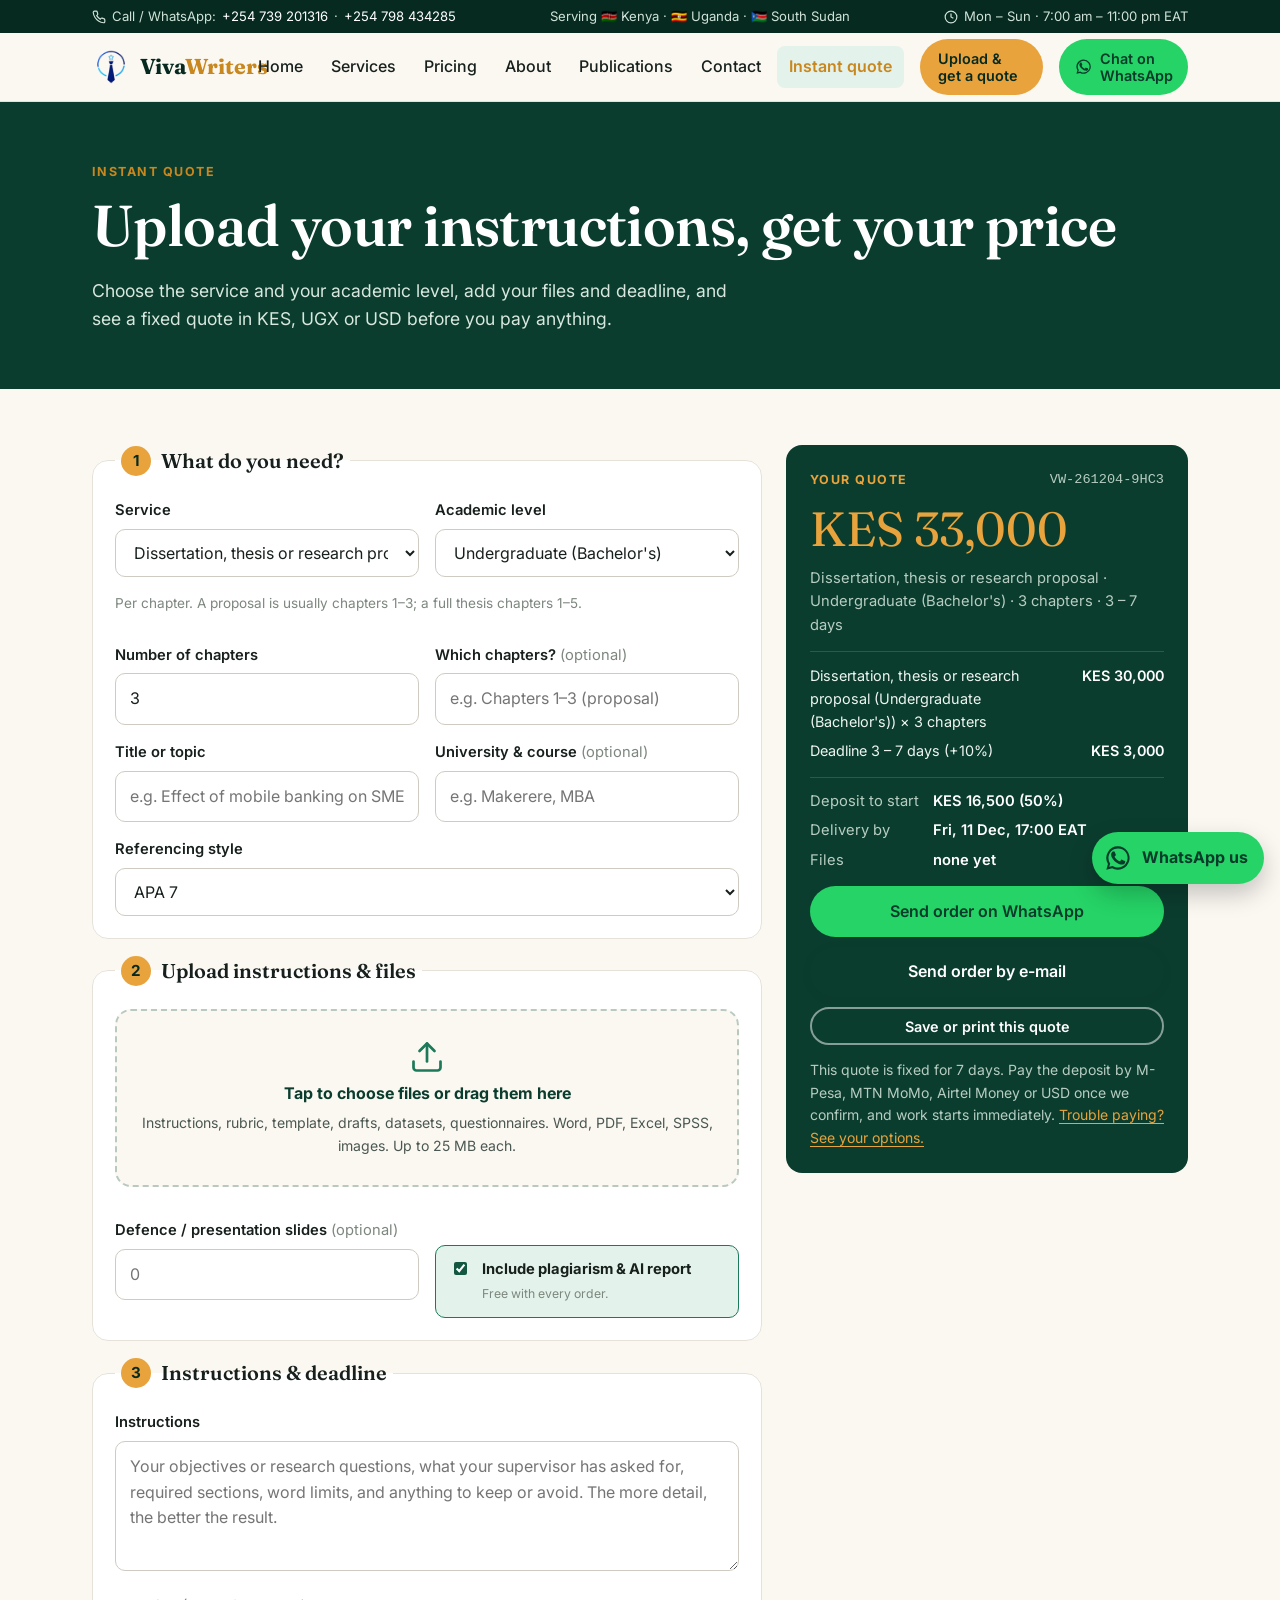
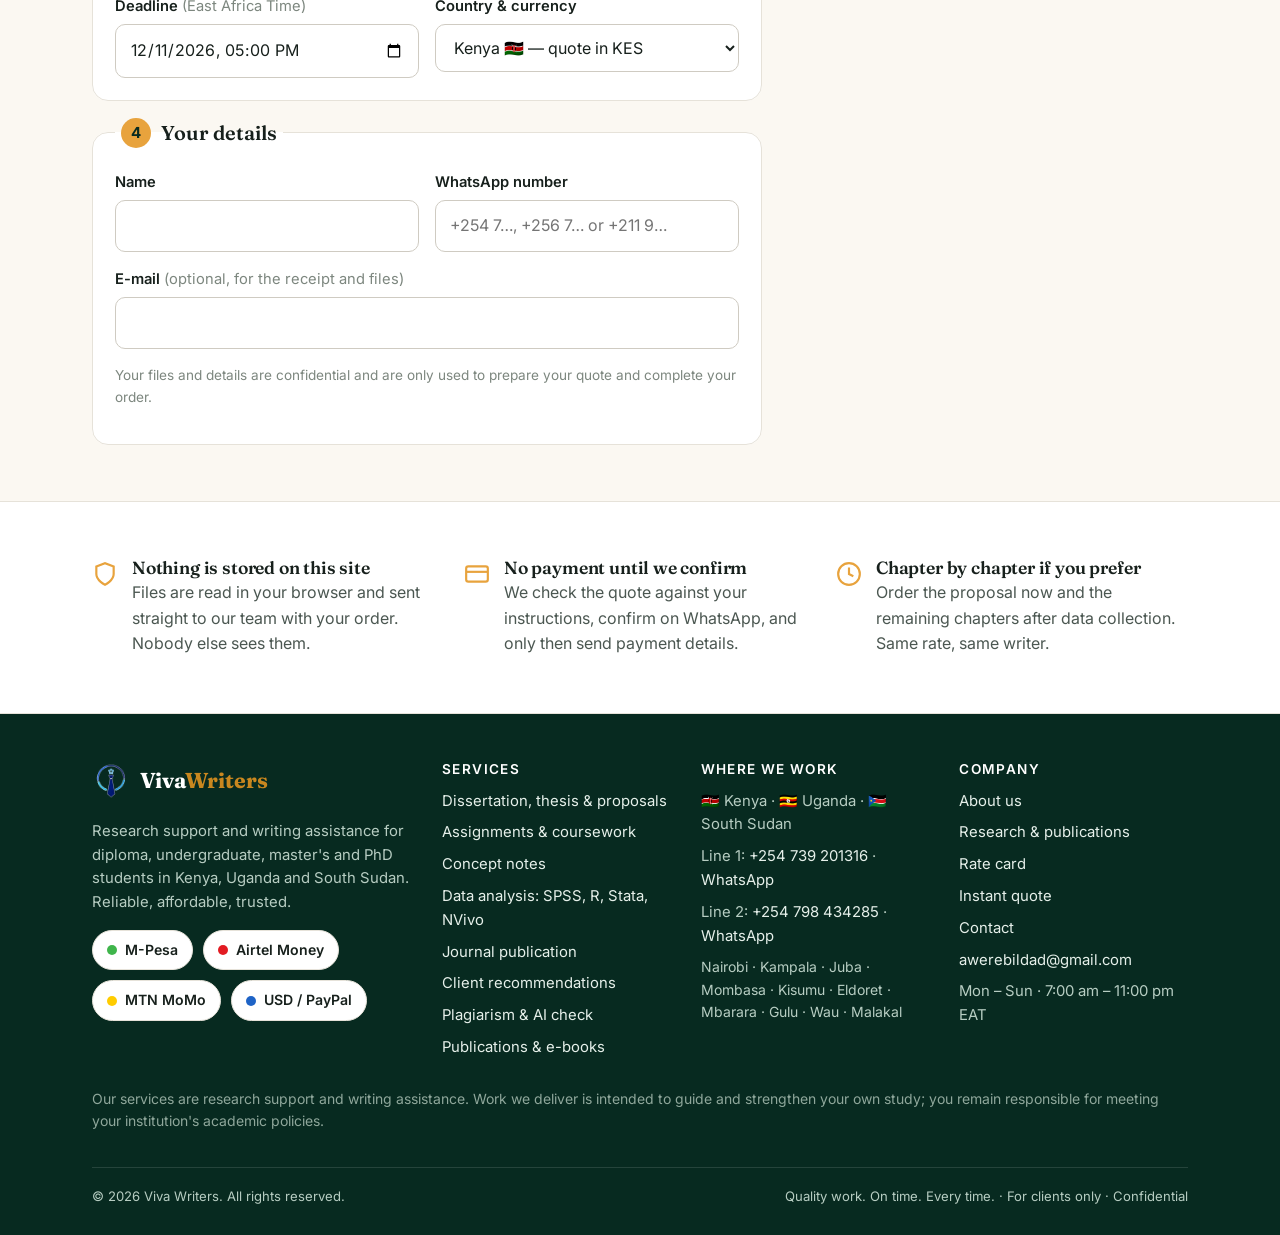
<file: order.html>
<!DOCTYPE html>
<html lang="en">
<head>
  <meta charset="utf-8">
  <meta name="viewport" content="width=device-width, initial-scale=1">
  <title>Upload & Get an Instant Quote | Viva Writers</title>
  <meta name="description" content="Upload your instructions or document, choose your academic level and deadline, and see a fixed price in KES, UGX or USD instantly, with deposit and delivery time.">
  <link rel="canonical" href="https://vivawriters.co.ke/order.html">
  <meta name="theme-color" content="#0b3d2e">
  <meta property="og:type" content="website">
  <meta property="og:site_name" content="Viva Writers">
  <meta property="og:title" content="Upload & Get an Instant Quote | Viva Writers">
  <meta property="og:description" content="Upload your instructions or document, choose your academic level and deadline, and see a fixed price in KES, UGX or USD instantly, with deposit and delivery time.">
  <meta property="og:url" content="https://vivawriters.co.ke/order.html">
  <meta property="og:image" content="https://vivawriters.co.ke/assets/img/og-image.png">
  <meta property="og:locale" content="en_KE">
  <meta property="og:locale:alternate" content="en_UG">
  <meta property="og:locale:alternate" content="en_SS">
  <meta name="twitter:card" content="summary_large_image">
  <meta name="geo.region" content="KE">
  <meta name="geo.placename" content="Nairobi; Kampala; Juba">
  <link rel="icon" href="assets/img/logo-icon-64.png" sizes="64x64" type="image/png">
  <link rel="icon" href="assets/img/logo-icon-32.png" sizes="32x32" type="image/png">
  <link rel="apple-touch-icon" href="assets/img/logo-icon-180.png">
  <link rel="preconnect" href="https://fonts.googleapis.com">
  <link rel="preconnect" href="https://fonts.gstatic.com" crossorigin>
  <link href="https://fonts.googleapis.com/css2?family=Fraunces:ital,opsz,wght@0,9..144,600;0,9..144,700;1,9..144,600&family=Inter:wght@400;500;600;700&display=swap" rel="stylesheet">
  <link rel="stylesheet" href="assets/css/style.css">
  <script type="application/ld+json">
  {
    "@context": "https://schema.org",
    "@type": "ProfessionalService",
    "name": "Viva Writers",
    "alternateName": "Viva Writing Assistance",
    "description": "Research support and academic writing assistance for students in Kenya, Uganda and South Sudan: dissertation and thesis chapters, proposals, concept notes, assignments, SPSS, R, Stata and NVivo data analysis, journal manuscripts, plagiarism and AI checks.",
    "url": "https://vivawriters.co.ke/",
    "email": "awerebildad@gmail.com",
    "telephone": ["+254739201316", "+254798434285"],
    "priceRange": "KES 350 – KES 200,000",
    "currenciesAccepted": "KES, UGX, USD",
    "paymentAccepted": "M-Pesa, Airtel Money, MTN Mobile Money, m-Gurush, Bank transfer, PayPal",
    "areaServed": [
      { "@type": "Country", "name": "Kenya" },
      { "@type": "Country", "name": "Uganda" },
      { "@type": "Country", "name": "South Sudan" }
    ],
    "openingHours": "Mo-Su 07:00-23:00",
    "sameAs": []
  }
  </script>
</head>
<body>
<a class="skip-link" href="#main">Skip to content</a>

<div class="topbar">
  <div class="wrap">
    <span><svg viewBox="0 0 24 24" fill="none" stroke="currentColor" stroke-width="2"><path d="M22 16.9v3a2 2 0 0 1-2.2 2 19.8 19.8 0 0 1-8.6-3.1 19.5 19.5 0 0 1-6-6A19.8 19.8 0 0 1 2.1 4.2 2 2 0 0 1 4.1 2h3a2 2 0 0 1 2 1.7c.1.9.4 1.8.7 2.6a2 2 0 0 1-.5 2.1L8.1 9.7a16 16 0 0 0 6 6l1.3-1.3a2 2 0 0 1 2.1-.4c.8.3 1.7.5 2.6.7a2 2 0 0 1 1.7 2z"/></svg>Call / WhatsApp: <a href="#" data-phone="ke">+254 739 201316</a> · <a href="#" data-phone2>+254 798 434285</a></span>
    <span class="topbar__ug">Serving 🇰🇪 Kenya · 🇺🇬 Uganda · 🇸🇸 South Sudan</span>
    <span><svg viewBox="0 0 24 24" fill="none" stroke="currentColor" stroke-width="2"><circle cx="12" cy="12" r="10"/><path d="M12 6v6l4 2"/></svg><span data-hours>Mon – Sun · 7:00 am – 11:00 pm EAT</span></span>
  </div>
</div>

<header class="header">
  <div class="wrap">
    <a class="logo" href="index.html" aria-label="Viva Writers home">
      <img class="logo__mark" src="assets/img/logo-icon-180.png" width="38" height="38" alt="" aria-hidden="true">
      <span>Viva<em>Writers</em></span>
    </a>
    <nav class="nav" aria-label="Main">
      <a href="index.html">Home</a>
      <a href="services.html">Services</a>
      <a href="pricing.html">Pricing</a>
      <a href="about.html">About</a>
      <a href="publications.html">Publications</a>
      <a href="contact.html">Contact</a>
      <a class="nav__quote" href="order.html">Instant quote</a>
    </nav>
    <a class="btn btn--gold btn--sm header__cta" href="order.html">Upload &amp; get a quote</a>
    <a class="btn btn--wa btn--sm header__cta" href="#" data-wa="ke">
      <svg viewBox="0 0 24 24" fill="currentColor"><path d="M17.5 14.4c-.3-.1-1.8-.9-2-1-.3-.1-.5-.1-.7.1-.2.3-.8 1-.9 1.2-.2.2-.3.2-.6.1-.3-.1-1.3-.5-2.4-1.5-.9-.8-1.5-1.8-1.7-2.1-.2-.3 0-.5.1-.6l.5-.5.3-.5c.1-.2 0-.4 0-.5l-.9-2.2c-.2-.6-.5-.5-.7-.5h-.6c-.2 0-.5.1-.8.4-.3.3-1 1-1 2.5s1.1 2.9 1.2 3.1c.1.2 2.1 3.2 5.1 4.5.7.3 1.3.5 1.7.6.7.2 1.4.2 1.9.1.6-.1 1.8-.7 2-1.4.2-.7.2-1.3.2-1.4-.1-.2-.3-.3-.6-.4zM12 2a10 10 0 0 0-8.6 15.1L2 22l5-1.3A10 10 0 1 0 12 2zm0 18.2c-1.5 0-3-.4-4.2-1.2l-.3-.2-3 .8.8-2.9-.2-.3A8.2 8.2 0 1 1 12 20.2z"/></svg>
      Chat on WhatsApp
    </a>
    <button class="nav-toggle" aria-expanded="false" aria-controls="mobile-nav" aria-label="Menu">
      <svg class="icon-open" viewBox="0 0 24 24" fill="none" stroke="currentColor" stroke-width="2" stroke-linecap="round"><path d="M4 7h16M4 12h16M4 17h16"/></svg>
      <svg class="icon-close" viewBox="0 0 24 24" fill="none" stroke="currentColor" stroke-width="2" stroke-linecap="round"><path d="M6 6l12 12M18 6L6 18"/></svg>
    </button>
  </div>
  <div class="mobile-nav" id="mobile-nav">
    <a href="index.html">Home</a>
    <a href="services.html">Services</a>
    <a href="pricing.html">Pricing</a>
    <a href="about.html">About</a>
    <a href="publications.html">Publications</a>
    <a href="contact.html">Contact</a>
    <a class="btn btn--gold" href="order.html">Upload &amp; get an instant quote</a>
    <a class="btn btn--wa" href="#" data-wa="ke">Chat on WhatsApp</a>
  </div>
</header>

<main id="main">
<section class="page-hero page-hero--compact">
  <div class="wrap">
    <span class="eyebrow">Instant quote</span>
    <h1>Upload your instructions, get your price</h1>
    <p>Choose the service and your academic level, add your files and deadline, and see a fixed quote in KES, UGX or USD before you pay anything.</p>
  </div>
</section>

<section class="section section--tight">
  <div class="wrap order">
    <form class="form order__form" id="order" novalidate>
      <input class="honeypot" type="text" name="_gotcha" tabindex="-1" autocomplete="off" aria-hidden="true">

      <fieldset class="panel">
        <legend><span class="num">1</span> What do you need?</legend>
        <div class="form__row">
          <div>
            <label for="o-service">Service</label>
            <select id="o-service" name="service" required></select>
          </div>
          <div id="level-row">
            <label for="o-level">Academic level</label>
            <select id="o-level" name="level"></select>
          </div>
        </div>
        <p class="form__note" id="o-note"></p>
        <div class="form__row" id="chapters-row">
          <div>
            <label for="o-chapters">Number of chapters</label>
            <input type="number" id="o-chapters" name="chapters" min="1" max="12" value="3" inputmode="numeric">
          </div>
          <div>
            <label for="o-chapterlist">Which chapters? <span class="opt">(optional)</span></label>
            <input id="o-chapterlist" name="chapterlist" placeholder="e.g. Chapters 1–3 (proposal)">
          </div>
        </div>
        <div class="form__row">
          <div>
            <label for="o-topic">Title or topic</label>
            <input id="o-topic" name="topic" placeholder="e.g. Effect of mobile banking on SME growth in Kisumu County" required>
          </div>
          <div>
            <label for="o-university">University &amp; course <span class="opt">(optional)</span></label>
            <input id="o-university" name="university" placeholder="e.g. Makerere, MBA">
          </div>
        </div>
        <div>
          <label for="o-refstyle">Referencing style</label>
          <select id="o-refstyle" name="refstyle">
            <option>APA 7</option><option>Harvard</option><option>MLA</option><option>Chicago</option><option>IEEE</option><option>Vancouver</option><option>University template (I'll attach it)</option><option>Not sure</option>
          </select>
        </div>
      </fieldset>

      <fieldset class="panel">
        <legend><span class="num">2</span> Upload instructions &amp; files</legend>
        <div class="dropzone" id="dropzone" tabindex="0" role="button" aria-label="Upload files">
          <svg viewBox="0 0 24 24" fill="none" stroke="currentColor" stroke-width="1.8" stroke-linecap="round" stroke-linejoin="round"><path d="M21 15v4a2 2 0 0 1-2 2H5a2 2 0 0 1-2-2v-4"/><path d="M17 8l-5-5-5 5"/><path d="M12 3v12"/></svg>
          <strong>Tap to choose files or drag them here</strong>
          <span>Instructions, rubric, template, drafts, datasets, questionnaires. Word, PDF, Excel, SPSS, images. Up to <span data-maxfile>25</span> MB each.</span>
          <input type="file" id="o-files" name="files" multiple accept=".doc,.docx,.pdf,.txt,.md,.rtf,.odt,.pptx,.xlsx,.xls,.csv,.sav,.zip,.jpg,.jpeg,.png" hidden>
        </div>
        <ul class="filelist" id="filelist" aria-live="polite"></ul>

        <div class="choice" id="filerole-wrap" role="radiogroup" aria-label="What are the files?">
          <label class="choice__item"><input type="radio" name="filerole" value="brief" checked><span><strong>These are instructions or reference material</strong><br><small>Tell us how long the work should be below.</small></span></label>
          <label class="choice__item"><input type="radio" name="filerole" value="edit"><span><strong>This is my own document to check, edit or reduce similarity on</strong><br><small>We price it on the words we count in your file.</small></span></label>
        </div>

        <div class="form__row" id="length-row">
          <div>
            <label for="o-words">Length in words</label>
            <input type="number" id="o-words" name="words" min="1" max="200000" inputmode="numeric" placeholder="e.g. 1500">
          </div>
          <div>
            <label for="o-pages">Or pages <span class="opt">(275 words each)</span></label>
            <input type="number" id="o-pages" name="pages" min="1" max="700" inputmode="numeric" placeholder="e.g. 6">
          </div>
        </div>
        <div class="form__row">
          <div>
            <label for="o-slides">Defence / presentation slides <span class="opt">(optional)</span></label>
            <input type="number" id="o-slides" name="slides" min="0" max="200" inputmode="numeric" placeholder="0">
          </div>
          <div>
            <label class="choice__item" style="margin-top:26px"><input type="checkbox" id="o-plagreport" name="plagreport" checked><span><strong>Include plagiarism &amp; AI report</strong><br><small>Free with every order.</small></span></label>
          </div>
        </div>
      </fieldset>

      <fieldset class="panel">
        <legend><span class="num">3</span> Instructions &amp; deadline</legend>
        <div>
          <label for="o-instructions">Instructions</label>
          <textarea id="o-instructions" name="instructions" required placeholder="Your objectives or research questions, what your supervisor has asked for, required sections, word limits, and anything to keep or avoid. The more detail, the better the result."></textarea>
        </div>
        <div class="form__row">
          <div>
            <label for="o-deadline">Deadline <span class="opt">(East Africa Time)</span></label>
            <input type="datetime-local" id="o-deadline" name="deadline" required>
          </div>
          <div>
            <label for="o-country">Country &amp; currency</label>
            <select id="o-country" name="country">
              <option value="Kenya">Kenya 🇰🇪 — quote in KES</option>
              <option value="Uganda">Uganda 🇺🇬 — quote in UGX</option>
              <option value="South Sudan">South Sudan 🇸🇸 — quote in USD</option>
              <option value="Other">Other — quote in USD</option>
            </select>
          </div>
        </div>
      </fieldset>

      <fieldset class="panel">
        <legend><span class="num">4</span> Your details</legend>
        <div class="form__row">
          <div><label for="o-name">Name</label><input id="o-name" name="name" required autocomplete="name"></div>
          <div><label for="o-phone">WhatsApp number</label><input id="o-phone" name="phone" type="tel" required autocomplete="tel" placeholder="+254 7…, +256 7… or +211 9…"></div>
        </div>
        <div><label for="o-email">E-mail <span class="opt">(optional, for the receipt and files)</span></label><input id="o-email" name="email" type="email" autocomplete="email"></div>
        <p class="form__note">Your files and details are confidential and are only used to prepare your quote and complete your order.</p>
      </fieldset>
    </form>

    <aside class="quote" id="quote" aria-live="polite">
      <div class="quote__head">
        <span class="eyebrow">Your quote</span>
        <span class="quote__ref" id="q-ref">VW-…</span>
      </div>
      <div class="quote__amount" id="q-total">KES —</div>
      <p class="quote__meta" id="q-meta">Choose a service and level to see the price.</p>
      <ul class="quote__lines" id="q-lines"></ul>
      <dl class="quote__facts">
        <dt>Deposit to start</dt><dd id="q-deposit">—</dd>
        <dt>Delivery by</dt><dd id="q-delivery">—</dd>
        <dt>Files</dt><dd id="q-files">none yet</dd>
      </dl>
      <div class="form__status" id="q-status" role="status"></div>
      <div class="quote__actions">
        <button class="btn btn--wa btn--block" type="button" id="q-wa">Send order on WhatsApp</button>
        <button class="btn btn--primary btn--block" type="button" id="q-email">Send order by e-mail</button>
        <button class="btn btn--ghost btn--block btn--sm" type="button" id="q-print">Save or print this quote</button>
      </div>
      <p class="small muted mb-0">This quote is fixed for 7 days. Pay the deposit by M-Pesa, MTN MoMo, Airtel Money or USD once we confirm, and work starts immediately. <a href="pricing.html#payment-help" style="color:var(--gold-500)">Trouble paying? See your options.</a></p>
    </aside>
  </div>
</section>

<section class="section section--alt section--tight">
  <div class="wrap">
    <div class="grid grid--3">
      <div class="feature"><svg viewBox="0 0 24 24" fill="none" stroke="currentColor" stroke-width="2"><path d="M12 22s8-4 8-10V5l-8-3-8 3v7c0 6 8 10 8 10z"/></svg><div><h3>Nothing is stored on this site</h3><p>Files are read in your browser and sent straight to our team with your order. Nobody else sees them.</p></div></div>
      <div class="feature"><svg viewBox="0 0 24 24" fill="none" stroke="currentColor" stroke-width="2"><rect x="2" y="5" width="20" height="14" rx="2"/><path d="M2 10h20"/></svg><div><h3>No payment until we confirm</h3><p>We check the quote against your instructions, confirm on WhatsApp, and only then send payment details.</p></div></div>
      <div class="feature"><svg viewBox="0 0 24 24" fill="none" stroke="currentColor" stroke-width="2"><circle cx="12" cy="12" r="10"/><path d="M12 6v6l4 2"/></svg><div><h3>Chapter by chapter if you prefer</h3><p>Order the proposal now and the remaining chapters after data collection. Same rate, same writer.</p></div></div>
    </div>
  </div>
</section>
</main>

<footer class="footer">
  <div class="wrap">
    <div class="footer__grid">
      <div>
        <a class="logo" href="index.html"><img class="logo__mark" src="assets/img/logo-icon-180.png" width="38" height="38" alt="" aria-hidden="true"><span>Viva<em>Writers</em></span></a>
        <p class="mt-1">Research support and writing assistance for diploma, undergraduate, master's and PhD students in Kenya, Uganda and South Sudan. Reliable, affordable, trusted.</p>
        <div class="pay-badges">
          <span class="badge badge--mpesa"><i></i>M-Pesa</span>
          <span class="badge badge--airtel"><i></i>Airtel Money</span>
          <span class="badge badge--mtn"><i></i>MTN MoMo</span>
          <span class="badge badge--paypal"><i></i>USD / PayPal</span>
        </div>
      </div>
      <div>
        <h4>Services</h4>
        <ul>
          <li><a href="services.html#thesis">Dissertation, thesis &amp; proposals</a></li>
          <li><a href="services.html#assignments">Assignments &amp; coursework</a></li>
          <li><a href="services.html#concept">Concept notes</a></li>
          <li><a href="services.html#data">Data analysis: SPSS, R, Stata, NVivo</a></li>
          <li><a href="services.html#journals">Journal publication</a></li>
          <li><a href="index.html#recommendations">Client recommendations</a></li>
          <li><a href="services.html#plag">Plagiarism &amp; AI check</a></li>
          <li><a href="publications.html">Publications &amp; e-books</a></li>
        </ul>
      </div>
      <div>
        <h4>Where we work</h4>
        <ul>
          <li>🇰🇪 Kenya · 🇺🇬 Uganda · 🇸🇸 South Sudan</li>
          <li>Line 1: <a href="#" data-phone="ke">+254 739 201316</a> · <a href="#" data-wa="ke">WhatsApp</a></li>
          <li>Line 2: <a href="#" data-phone2>+254 798 434285</a> · <a href="#" data-wa2>WhatsApp</a></li>
          <li class="small">Nairobi · Kampala · Juba · Mombasa · Kisumu · Eldoret · Mbarara · Gulu · Wau · Malakal</li>
        </ul>
      </div>
      <div>
        <h4>Company</h4>
        <ul>
          <li><a href="about.html">About us</a></li>
          <li><a href="publications.html">Research &amp; publications</a></li>
          <li><a href="pricing.html">Rate card</a></li>
          <li><a href="order.html">Instant quote</a></li>
          <li><a href="contact.html">Contact</a></li>
          <li><a href="#" data-email>awerebildad@gmail.com</a></li>
          <li><span data-hours>Mon – Sun · 7:00 am – 11:00 pm EAT</span></li>
        </ul>
      </div>
    </div>
    <p class="small" style="margin:28px 0 0;color:#8fa79b">Our services are research support and writing assistance. Work we deliver is intended to guide and strengthen your own study; you remain responsible for meeting your institution's academic policies.</p>
    <div class="footer__bottom">
      <span>© <span data-year>2026</span> Viva Writers. All rights reserved.</span>
      <span>Quality work. On time. Every time. · For clients only · Confidential</span>
    </div>
  </div>
</footer>

<a class="wa-float" href="#" data-wa="ke" aria-label="Chat with us on WhatsApp">
  <svg viewBox="0 0 24 24" fill="currentColor"><path d="M17.5 14.4c-.3-.1-1.8-.9-2-1-.3-.1-.5-.1-.7.1-.2.3-.8 1-.9 1.2-.2.2-.3.2-.6.1-.3-.1-1.3-.5-2.4-1.5-.9-.8-1.5-1.8-1.7-2.1-.2-.3 0-.5.1-.6l.5-.5.3-.5c.1-.2 0-.4 0-.5l-.9-2.2c-.2-.6-.5-.5-.7-.5h-.6c-.2 0-.5.1-.8.4-.3.3-1 1-1 2.5s1.1 2.9 1.2 3.1c.1.2 2.1 3.2 5.1 4.5.7.3 1.3.5 1.7.6.7.2 1.4.2 1.9.1.6-.1 1.8-.7 2-1.4.2-.7.2-1.3.2-1.4-.1-.2-.3-.3-.6-.4zM12 2a10 10 0 0 0-8.6 15.1L2 22l5-1.3A10 10 0 1 0 12 2zm0 18.2c-1.5 0-3-.4-4.2-1.2l-.3-.2-3 .8.8-2.9-.2-.3A8.2 8.2 0 1 1 12 20.2z"/></svg>
  <span>WhatsApp us</span>
</a>

<script src="assets/js/config.js"></script>
<script src="assets/js/quote.js"></script>
<script src="assets/js/main.js"></script>
<script src="assets/js/order.js"></script>
<script src="assets/js/publications.js"></script>
<script src="assets/js/pubs-render.js"></script>
</body>
</html>
</file>
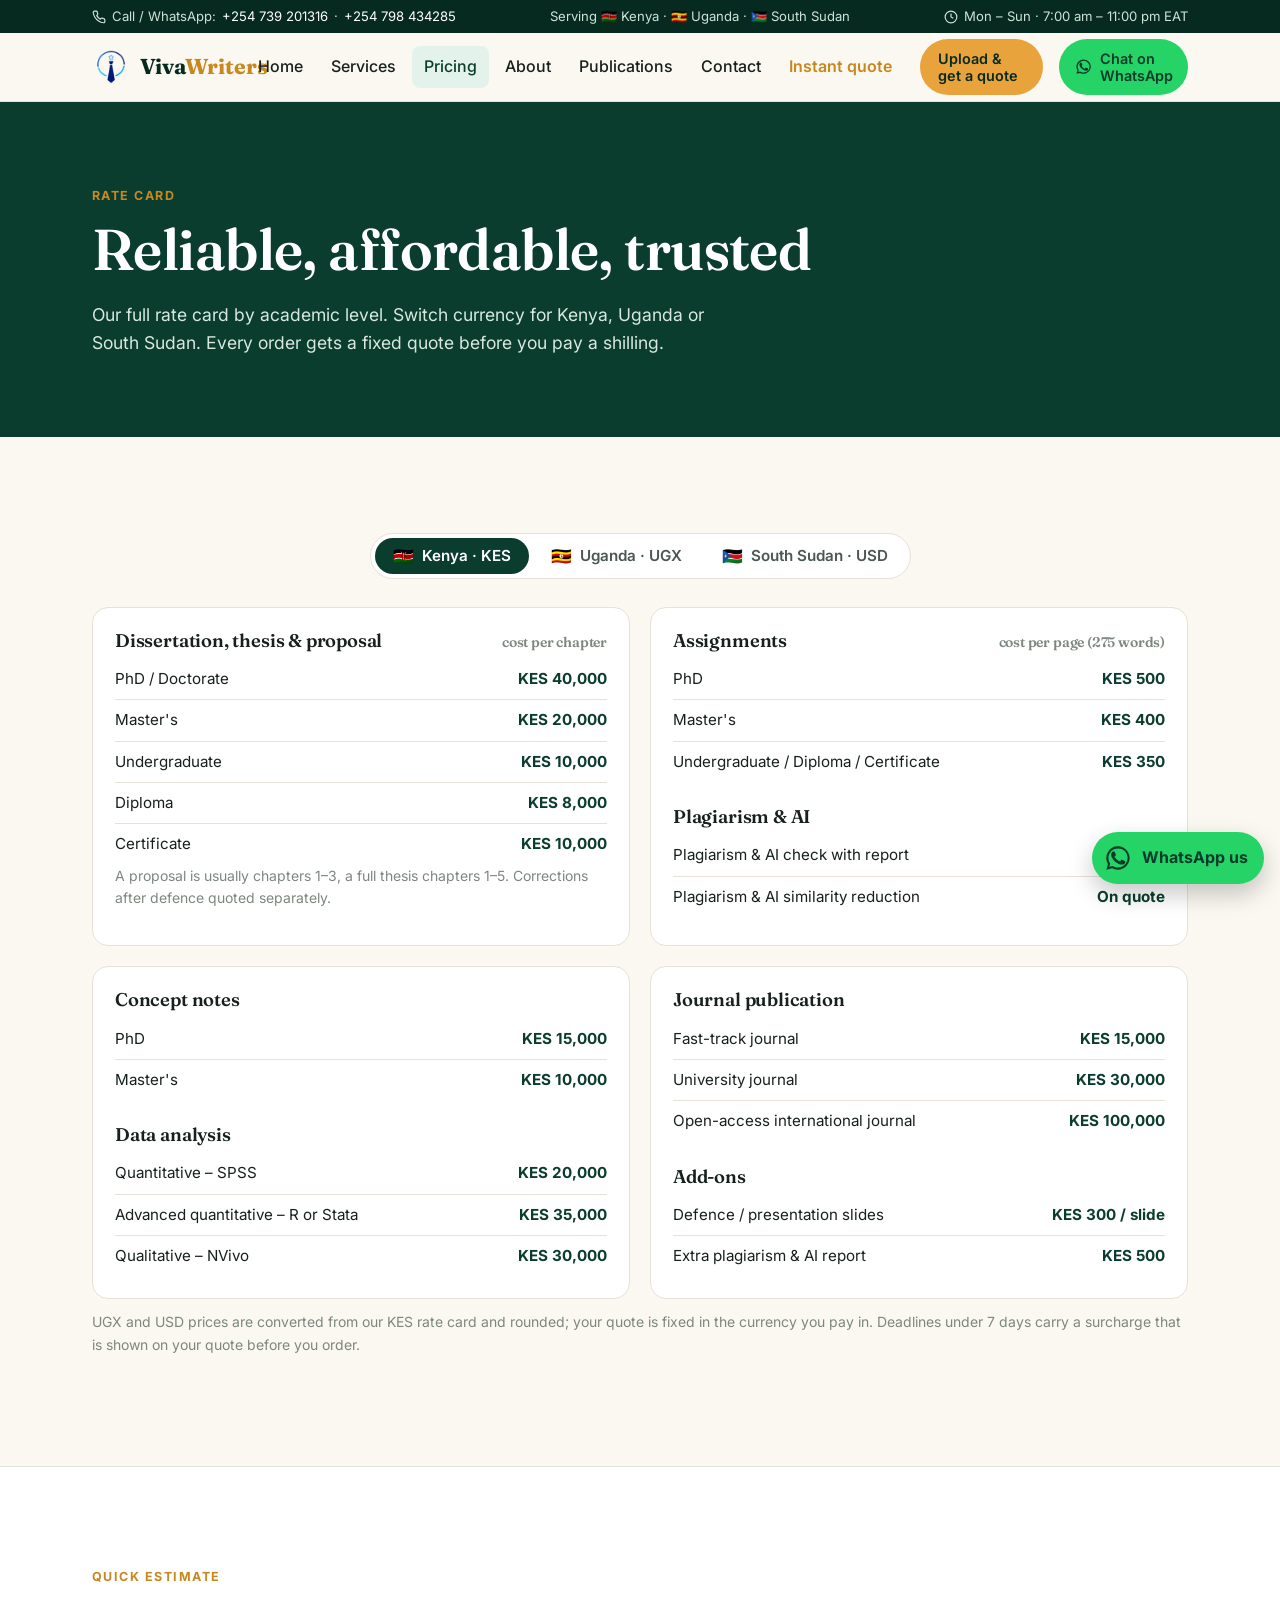
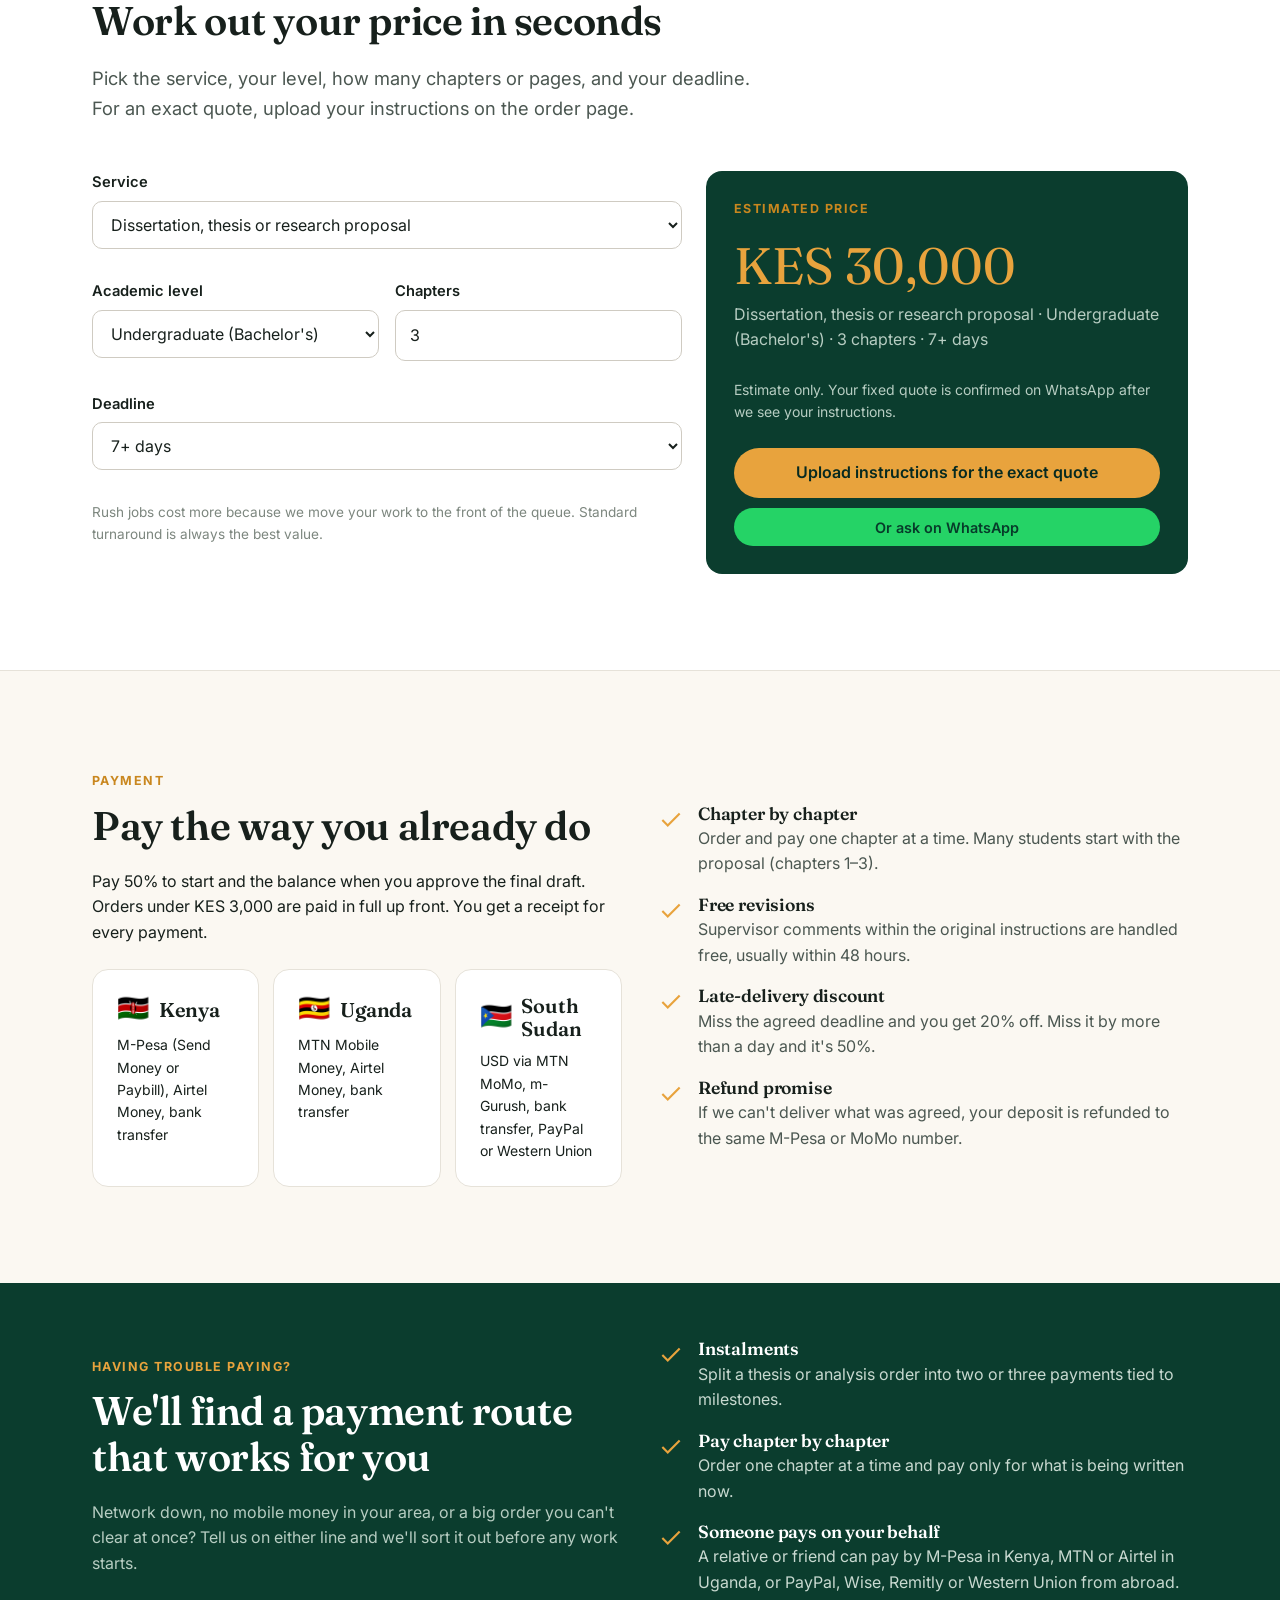
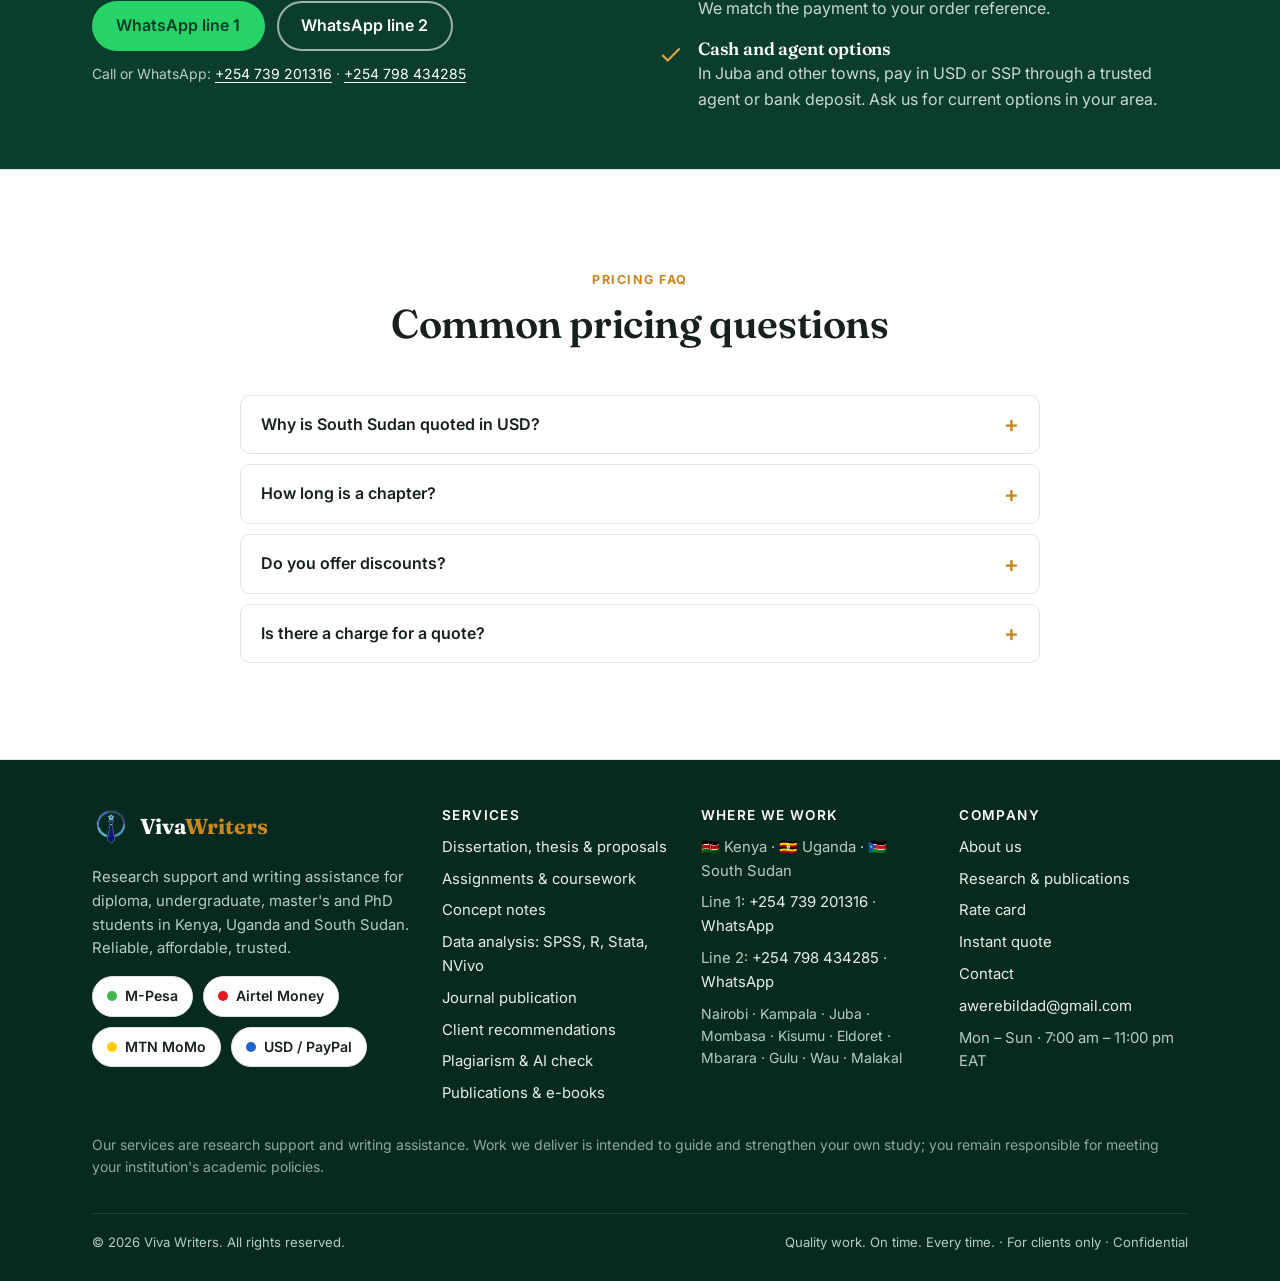
<file: pricing.html>
<!DOCTYPE html>
<html lang="en">
<head>
  <meta charset="utf-8">
  <meta name="viewport" content="width=device-width, initial-scale=1">
  <title>Rate Card in KES, UGX & USD | Viva Writers</title>
  <meta name="description" content="Viva Writing Assistance rate card: dissertation and thesis per chapter by level, assignments per page, concept notes, SPSS, R, Stata and NVivo analysis, journal publication, plagiarism and AI checks.">
  <link rel="canonical" href="https://vivawriters.co.ke/pricing.html">
  <meta name="theme-color" content="#0b3d2e">
  <meta property="og:type" content="website">
  <meta property="og:site_name" content="Viva Writers">
  <meta property="og:title" content="Rate Card in KES, UGX & USD | Viva Writers">
  <meta property="og:description" content="Viva Writing Assistance rate card: dissertation and thesis per chapter by level, assignments per page, concept notes, SPSS, R, Stata and NVivo analysis, journal publication, plagiarism and AI checks.">
  <meta property="og:url" content="https://vivawriters.co.ke/pricing.html">
  <meta property="og:image" content="https://vivawriters.co.ke/assets/img/og-image.png">
  <meta property="og:locale" content="en_KE">
  <meta property="og:locale:alternate" content="en_UG">
  <meta property="og:locale:alternate" content="en_SS">
  <meta name="twitter:card" content="summary_large_image">
  <meta name="geo.region" content="KE">
  <meta name="geo.placename" content="Nairobi; Kampala; Juba">
  <link rel="icon" href="assets/img/logo-icon-64.png" sizes="64x64" type="image/png">
  <link rel="icon" href="assets/img/logo-icon-32.png" sizes="32x32" type="image/png">
  <link rel="apple-touch-icon" href="assets/img/logo-icon-180.png">
  <link rel="preconnect" href="https://fonts.googleapis.com">
  <link rel="preconnect" href="https://fonts.gstatic.com" crossorigin>
  <link href="https://fonts.googleapis.com/css2?family=Fraunces:ital,opsz,wght@0,9..144,600;0,9..144,700;1,9..144,600&family=Inter:wght@400;500;600;700&display=swap" rel="stylesheet">
  <link rel="stylesheet" href="assets/css/style.css">
  <script type="application/ld+json">
  {
    "@context": "https://schema.org",
    "@type": "ProfessionalService",
    "name": "Viva Writers",
    "alternateName": "Viva Writing Assistance",
    "description": "Research support and academic writing assistance for students in Kenya, Uganda and South Sudan: dissertation and thesis chapters, proposals, concept notes, assignments, SPSS, R, Stata and NVivo data analysis, journal manuscripts, plagiarism and AI checks.",
    "url": "https://vivawriters.co.ke/",
    "email": "awerebildad@gmail.com",
    "telephone": ["+254739201316", "+254798434285"],
    "priceRange": "KES 350 – KES 200,000",
    "currenciesAccepted": "KES, UGX, USD",
    "paymentAccepted": "M-Pesa, Airtel Money, MTN Mobile Money, m-Gurush, Bank transfer, PayPal",
    "areaServed": [
      { "@type": "Country", "name": "Kenya" },
      { "@type": "Country", "name": "Uganda" },
      { "@type": "Country", "name": "South Sudan" }
    ],
    "openingHours": "Mo-Su 07:00-23:00",
    "sameAs": []
  }
  </script>
</head>
<body>
<a class="skip-link" href="#main">Skip to content</a>

<div class="topbar">
  <div class="wrap">
    <span><svg viewBox="0 0 24 24" fill="none" stroke="currentColor" stroke-width="2"><path d="M22 16.9v3a2 2 0 0 1-2.2 2 19.8 19.8 0 0 1-8.6-3.1 19.5 19.5 0 0 1-6-6A19.8 19.8 0 0 1 2.1 4.2 2 2 0 0 1 4.1 2h3a2 2 0 0 1 2 1.7c.1.9.4 1.8.7 2.6a2 2 0 0 1-.5 2.1L8.1 9.7a16 16 0 0 0 6 6l1.3-1.3a2 2 0 0 1 2.1-.4c.8.3 1.7.5 2.6.7a2 2 0 0 1 1.7 2z"/></svg>Call / WhatsApp: <a href="#" data-phone="ke">+254 739 201316</a> · <a href="#" data-phone2>+254 798 434285</a></span>
    <span class="topbar__ug">Serving 🇰🇪 Kenya · 🇺🇬 Uganda · 🇸🇸 South Sudan</span>
    <span><svg viewBox="0 0 24 24" fill="none" stroke="currentColor" stroke-width="2"><circle cx="12" cy="12" r="10"/><path d="M12 6v6l4 2"/></svg><span data-hours>Mon – Sun · 7:00 am – 11:00 pm EAT</span></span>
  </div>
</div>

<header class="header">
  <div class="wrap">
    <a class="logo" href="index.html" aria-label="Viva Writers home">
      <img class="logo__mark" src="assets/img/logo-icon-180.png" width="38" height="38" alt="" aria-hidden="true">
      <span>Viva<em>Writers</em></span>
    </a>
    <nav class="nav" aria-label="Main">
      <a href="index.html">Home</a>
      <a href="services.html">Services</a>
      <a href="pricing.html">Pricing</a>
      <a href="about.html">About</a>
      <a href="publications.html">Publications</a>
      <a href="contact.html">Contact</a>
      <a class="nav__quote" href="order.html">Instant quote</a>
    </nav>
    <a class="btn btn--gold btn--sm header__cta" href="order.html">Upload &amp; get a quote</a>
    <a class="btn btn--wa btn--sm header__cta" href="#" data-wa="ke">
      <svg viewBox="0 0 24 24" fill="currentColor"><path d="M17.5 14.4c-.3-.1-1.8-.9-2-1-.3-.1-.5-.1-.7.1-.2.3-.8 1-.9 1.2-.2.2-.3.2-.6.1-.3-.1-1.3-.5-2.4-1.5-.9-.8-1.5-1.8-1.7-2.1-.2-.3 0-.5.1-.6l.5-.5.3-.5c.1-.2 0-.4 0-.5l-.9-2.2c-.2-.6-.5-.5-.7-.5h-.6c-.2 0-.5.1-.8.4-.3.3-1 1-1 2.5s1.1 2.9 1.2 3.1c.1.2 2.1 3.2 5.1 4.5.7.3 1.3.5 1.7.6.7.2 1.4.2 1.9.1.6-.1 1.8-.7 2-1.4.2-.7.2-1.3.2-1.4-.1-.2-.3-.3-.6-.4zM12 2a10 10 0 0 0-8.6 15.1L2 22l5-1.3A10 10 0 1 0 12 2zm0 18.2c-1.5 0-3-.4-4.2-1.2l-.3-.2-3 .8.8-2.9-.2-.3A8.2 8.2 0 1 1 12 20.2z"/></svg>
      Chat on WhatsApp
    </a>
    <button class="nav-toggle" aria-expanded="false" aria-controls="mobile-nav" aria-label="Menu">
      <svg class="icon-open" viewBox="0 0 24 24" fill="none" stroke="currentColor" stroke-width="2" stroke-linecap="round"><path d="M4 7h16M4 12h16M4 17h16"/></svg>
      <svg class="icon-close" viewBox="0 0 24 24" fill="none" stroke="currentColor" stroke-width="2" stroke-linecap="round"><path d="M6 6l12 12M18 6L6 18"/></svg>
    </button>
  </div>
  <div class="mobile-nav" id="mobile-nav">
    <a href="index.html">Home</a>
    <a href="services.html">Services</a>
    <a href="pricing.html">Pricing</a>
    <a href="about.html">About</a>
    <a href="publications.html">Publications</a>
    <a href="contact.html">Contact</a>
    <a class="btn btn--gold" href="order.html">Upload &amp; get an instant quote</a>
    <a class="btn btn--wa" href="#" data-wa="ke">Chat on WhatsApp</a>
  </div>
</header>

<main id="main">
<section class="page-hero">
  <div class="wrap">
    <span class="eyebrow">Rate card</span>
    <h1>Reliable, affordable, trusted</h1>
    <p>Our full rate card by academic level. Switch currency for Kenya, Uganda or South Sudan. Every order gets a fixed quote before you pay a shilling.</p>
  </div>
</section>

<section class="section">
  <div class="wrap">
    <div class="center" style="margin-bottom:28px">
      <div class="currency-toggle" role="group" aria-label="Currency">
        <button type="button" data-set-currency="KES" aria-pressed="true"><span class="flag">🇰🇪</span> Kenya · KES</button>
        <button type="button" data-set-currency="UGX" aria-pressed="false"><span class="flag">🇺🇬</span> Uganda · UGX</button>
        <button type="button" data-set-currency="USD" aria-pressed="false"><span class="flag">🇸🇸</span> South Sudan · USD</button>
      </div>
    </div>

    <div class="rate-grid">
      <div class="rate-card">
        <h3>Dissertation, thesis &amp; proposal <span class="muted small">cost per chapter</span></h3>
        <table class="mini-rates">
          <tr><td>PhD / Doctorate</td><td data-kes="40000">KES 40,000</td></tr>
          <tr><td>Master's</td><td data-kes="20000">KES 20,000</td></tr>
          <tr><td>Undergraduate</td><td data-kes="10000">KES 10,000</td></tr>
          <tr><td>Diploma</td><td data-kes="8000">KES 8,000</td></tr>
          <tr><td>Certificate</td><td data-kes="10000">KES 10,000</td></tr>
        </table>
        <p class="small muted">A proposal is usually chapters 1–3, a full thesis chapters 1–5. Corrections after defence quoted separately.</p>
      </div>
      <div class="rate-card">
        <h3>Assignments <span class="muted small">cost per page (275 words)</span></h3>
        <table class="mini-rates">
          <tr><td>PhD</td><td data-kes="500">KES 500</td></tr>
          <tr><td>Master's</td><td data-kes="400">KES 400</td></tr>
          <tr><td>Undergraduate / Diploma / Certificate</td><td data-kes="350">KES 350</td></tr>
        </table>
        <h3 class="mt-2">Plagiarism &amp; AI</h3>
        <table class="mini-rates">
          <tr><td>Plagiarism &amp; AI check with report</td><td data-kes="500">KES 500</td></tr>
          <tr><td>Plagiarism &amp; AI similarity reduction</td><td>On quote</td></tr>
        </table>
      </div>
      <div class="rate-card">
        <h3>Concept notes</h3>
        <table class="mini-rates">
          <tr><td>PhD</td><td data-kes="15000">KES 15,000</td></tr>
          <tr><td>Master's</td><td data-kes="10000">KES 10,000</td></tr>
        </table>
        <h3 class="mt-2">Data analysis</h3>
        <table class="mini-rates">
          <tr><td>Quantitative – SPSS</td><td data-kes="20000">KES 20,000</td></tr>
          <tr><td>Advanced quantitative – R or Stata</td><td data-kes="35000">KES 35,000</td></tr>
          <tr><td>Qualitative – NVivo</td><td data-kes="30000">KES 30,000</td></tr>
        </table>
      </div>
      <div class="rate-card">
        <h3>Journal publication</h3>
        <table class="mini-rates">
          <tr><td>Fast-track journal</td><td data-kes="15000">KES 15,000</td></tr>
          <tr><td>University journal</td><td data-kes="30000">KES 30,000</td></tr>
          <tr><td>Open-access international journal</td><td data-kes="100000">KES 100,000</td></tr>
        </table>
        <h3 class="mt-2">Add-ons</h3>
        <table class="mini-rates">
          <tr><td>Defence / presentation slides</td><td data-kes="300" data-suffix=" / slide">KES 300 / slide</td></tr>
          <tr><td>Extra plagiarism &amp; AI report</td><td data-kes="500">KES 500</td></tr>
        </table>
      </div>
    </div>
    <p class="small muted mt-1">UGX and USD prices are converted from our KES rate card and rounded; your quote is fixed in the currency you pay in. Deadlines under 7 days carry a surcharge that is shown on your quote before you order.</p>
  </div>
</section>

<section class="section section--alt" id="calculator">
  <div class="wrap">
    <div class="section-head">
      <span class="eyebrow">Quick estimate</span>
      <h2>Work out your price in seconds</h2>
      <p class="lead">Pick the service, your level, how many chapters or pages, and your deadline. For an exact quote, upload your instructions on the order page.</p>
    </div>
    <div class="calc">
      <form class="form" id="calc-form" onsubmit="return false">
        <div>
          <label for="calc-service">Service</label>
          <select id="calc-service"></select>
        </div>
        <div class="form__row">
          <div id="calc-level-wrap">
            <label for="calc-level">Academic level</label>
            <select id="calc-level"></select>
          </div>
          <div id="calc-qty-wrap">
            <label for="calc-qty"><span id="calc-qty-label">Chapters</span></label>
            <input type="number" id="calc-qty" min="1" max="500" value="3" inputmode="numeric">
          </div>
        </div>
        <div>
          <label for="calc-urgency">Deadline</label>
          <select id="calc-urgency"></select>
        </div>
        <p class="form__note">Rush jobs cost more because we move your work to the front of the queue. Standard turnaround is always the best value.</p>
      </form>
      <div class="calc__result">
        <span class="eyebrow">Estimated price</span>
        <div class="amount" id="calc-amount">KES 0</div>
        <p class="muted" id="calc-summary"></p>
        <p class="muted small">Estimate only. Your fixed quote is confirmed on WhatsApp after we see your instructions.</p>
        <a class="btn btn--gold" id="calc-go" href="order.html">Upload instructions for the exact quote</a>
        <a class="btn btn--wa btn--sm" id="calc-wa" href="#" target="_blank" rel="noopener">Or ask on WhatsApp</a>
      </div>
    </div>
  </div>
</section>

<section class="section">
  <div class="wrap split">
    <div>
      <span class="eyebrow">Payment</span>
      <h2>Pay the way you already do</h2>
      <p>Pay 50% to start and the balance when you approve the final draft. Orders under <span data-kes="3000">KES 3,000</span> are paid in full up front. You get a receipt for every payment.</p>
      <div class="grid grid--3 mt-2" style="gap:14px">
        <div class="contact-card"><h3><span class="flag">🇰🇪</span> Kenya</h3><p class="mb-0 small">M-Pesa (Send Money or Paybill), Airtel Money, bank transfer</p></div>
        <div class="contact-card"><h3><span class="flag">🇺🇬</span> Uganda</h3><p class="mb-0 small">MTN Mobile Money, Airtel Money, bank transfer</p></div>
        <div class="contact-card"><h3><span class="flag">🇸🇸</span> South Sudan</h3><p class="mb-0 small">USD via MTN MoMo, m-Gurush, bank transfer, PayPal or Western Union</p></div>
      </div>
    </div>
    <div class="features">
      <div class="feature"><svg viewBox="0 0 24 24" fill="none" stroke="currentColor" stroke-width="2"><path d="M20 6L9 17l-5-5"/></svg><div><h3>Chapter by chapter</h3><p>Order and pay one chapter at a time. Many students start with the proposal (chapters 1–3).</p></div></div>
      <div class="feature"><svg viewBox="0 0 24 24" fill="none" stroke="currentColor" stroke-width="2"><path d="M20 6L9 17l-5-5"/></svg><div><h3>Free revisions</h3><p>Supervisor comments within the original instructions are handled free, usually within 48 hours.</p></div></div>
      <div class="feature"><svg viewBox="0 0 24 24" fill="none" stroke="currentColor" stroke-width="2"><path d="M20 6L9 17l-5-5"/></svg><div><h3>Late-delivery discount</h3><p>Miss the agreed deadline and you get 20% off. Miss it by more than a day and it's 50%.</p></div></div>
      <div class="feature"><svg viewBox="0 0 24 24" fill="none" stroke="currentColor" stroke-width="2"><path d="M20 6L9 17l-5-5"/></svg><div><h3>Refund promise</h3><p>If we can't deliver what was agreed, your deposit is refunded to the same M-Pesa or MoMo number.</p></div></div>
    </div>
  </div>
</section>

<section class="section section--dark section--tight" id="payment-help">
  <div class="wrap split">
    <div>
      <span class="eyebrow">Having trouble paying?</span>
      <h2>We'll find a payment route that works for you</h2>
      <p class="muted">Network down, no mobile money in your area, or a big order you can't clear at once? Tell us on either line and we'll sort it out before any work starts.</p>
      <div class="btn-row mt-2">
        <a class="btn btn--wa" href="#" data-wa="ke" data-wa-text="Hello Viva Writers, I need help with a payment option.">WhatsApp line 1</a>
        <a class="btn btn--ghost" href="#" data-wa2 data-wa-text="Hello Viva Writers, I need help with a payment option.">WhatsApp line 2</a>
      </div>
      <p class="small mt-1" style="color:#b7cdc2">Call or WhatsApp: <a href="#" data-phone="ke" style="color:#fff">+254 739 201316</a> · <a href="#" data-phone2 style="color:#fff">+254 798 434285</a></p>
    </div>
    <div class="features">
      <div class="feature"><svg viewBox="0 0 24 24" fill="none" stroke="currentColor" stroke-width="2"><path d="M20 6L9 17l-5-5"/></svg><div><h3>Instalments</h3><p>Split a thesis or analysis order into two or three payments tied to milestones.</p></div></div>
      <div class="feature"><svg viewBox="0 0 24 24" fill="none" stroke="currentColor" stroke-width="2"><path d="M20 6L9 17l-5-5"/></svg><div><h3>Pay chapter by chapter</h3><p>Order one chapter at a time and pay only for what is being written now.</p></div></div>
      <div class="feature"><svg viewBox="0 0 24 24" fill="none" stroke="currentColor" stroke-width="2"><path d="M20 6L9 17l-5-5"/></svg><div><h3>Someone pays on your behalf</h3><p>A relative or friend can pay by M-Pesa in Kenya, MTN or Airtel in Uganda, or PayPal, Wise, Remitly or Western Union from abroad. We match the payment to your order reference.</p></div></div>
      <div class="feature"><svg viewBox="0 0 24 24" fill="none" stroke="currentColor" stroke-width="2"><path d="M20 6L9 17l-5-5"/></svg><div><h3>Cash and agent options</h3><p>In Juba and other towns, pay in USD or SSP through a trusted agent or bank deposit. Ask us for current options in your area.</p></div></div>
    </div>
  </div>
</section>

<section class="section section--alt">
  <div class="wrap">
    <div class="section-head center">
      <span class="eyebrow">Pricing FAQ</span>
      <h2>Common pricing questions</h2>
    </div>
    <div class="faq">
      <details><summary>Why is South Sudan quoted in USD?</summary><p>The South Sudanese pound moves too quickly to publish fixed prices, so we quote in US dollars. You can still pay in SSP via MTN MoMo or m-Gurush at the day's rate, or in USD by bank, PayPal or Western Union.</p></details>
      <details><summary>How long is a chapter?</summary><p>It depends on your university's guidelines. Typically a proposal chapter is 10 to 25 pages at undergraduate level and longer for master's and PhD. The per-chapter price covers the chapter as your template requires it.</p></details>
      <details><summary>Do you offer discounts?</summary><p>Yes: order all five chapters together and get 10% off, and returning students get a loyalty discount. Group discounts are available for classmates ordering together.</p></details>
      <details><summary>Is there a charge for a quote?</summary><p>No. Quotes are free and there's no obligation. Use the order page for an instant price or send your instructions on WhatsApp.</p></details>
    </div>
  </div>
</section>
</main>

<footer class="footer">
  <div class="wrap">
    <div class="footer__grid">
      <div>
        <a class="logo" href="index.html"><img class="logo__mark" src="assets/img/logo-icon-180.png" width="38" height="38" alt="" aria-hidden="true"><span>Viva<em>Writers</em></span></a>
        <p class="mt-1">Research support and writing assistance for diploma, undergraduate, master's and PhD students in Kenya, Uganda and South Sudan. Reliable, affordable, trusted.</p>
        <div class="pay-badges">
          <span class="badge badge--mpesa"><i></i>M-Pesa</span>
          <span class="badge badge--airtel"><i></i>Airtel Money</span>
          <span class="badge badge--mtn"><i></i>MTN MoMo</span>
          <span class="badge badge--paypal"><i></i>USD / PayPal</span>
        </div>
      </div>
      <div>
        <h4>Services</h4>
        <ul>
          <li><a href="services.html#thesis">Dissertation, thesis &amp; proposals</a></li>
          <li><a href="services.html#assignments">Assignments &amp; coursework</a></li>
          <li><a href="services.html#concept">Concept notes</a></li>
          <li><a href="services.html#data">Data analysis: SPSS, R, Stata, NVivo</a></li>
          <li><a href="services.html#journals">Journal publication</a></li>
          <li><a href="index.html#recommendations">Client recommendations</a></li>
          <li><a href="services.html#plag">Plagiarism &amp; AI check</a></li>
          <li><a href="publications.html">Publications &amp; e-books</a></li>
        </ul>
      </div>
      <div>
        <h4>Where we work</h4>
        <ul>
          <li>🇰🇪 Kenya · 🇺🇬 Uganda · 🇸🇸 South Sudan</li>
          <li>Line 1: <a href="#" data-phone="ke">+254 739 201316</a> · <a href="#" data-wa="ke">WhatsApp</a></li>
          <li>Line 2: <a href="#" data-phone2>+254 798 434285</a> · <a href="#" data-wa2>WhatsApp</a></li>
          <li class="small">Nairobi · Kampala · Juba · Mombasa · Kisumu · Eldoret · Mbarara · Gulu · Wau · Malakal</li>
        </ul>
      </div>
      <div>
        <h4>Company</h4>
        <ul>
          <li><a href="about.html">About us</a></li>
          <li><a href="publications.html">Research &amp; publications</a></li>
          <li><a href="pricing.html">Rate card</a></li>
          <li><a href="order.html">Instant quote</a></li>
          <li><a href="contact.html">Contact</a></li>
          <li><a href="#" data-email>awerebildad@gmail.com</a></li>
          <li><span data-hours>Mon – Sun · 7:00 am – 11:00 pm EAT</span></li>
        </ul>
      </div>
    </div>
    <p class="small" style="margin:28px 0 0;color:#8fa79b">Our services are research support and writing assistance. Work we deliver is intended to guide and strengthen your own study; you remain responsible for meeting your institution's academic policies.</p>
    <div class="footer__bottom">
      <span>© <span data-year>2026</span> Viva Writers. All rights reserved.</span>
      <span>Quality work. On time. Every time. · For clients only · Confidential</span>
    </div>
  </div>
</footer>

<a class="wa-float" href="#" data-wa="ke" aria-label="Chat with us on WhatsApp">
  <svg viewBox="0 0 24 24" fill="currentColor"><path d="M17.5 14.4c-.3-.1-1.8-.9-2-1-.3-.1-.5-.1-.7.1-.2.3-.8 1-.9 1.2-.2.2-.3.2-.6.1-.3-.1-1.3-.5-2.4-1.5-.9-.8-1.5-1.8-1.7-2.1-.2-.3 0-.5.1-.6l.5-.5.3-.5c.1-.2 0-.4 0-.5l-.9-2.2c-.2-.6-.5-.5-.7-.5h-.6c-.2 0-.5.1-.8.4-.3.3-1 1-1 2.5s1.1 2.9 1.2 3.1c.1.2 2.1 3.2 5.1 4.5.7.3 1.3.5 1.7.6.7.2 1.4.2 1.9.1.6-.1 1.8-.7 2-1.4.2-.7.2-1.3.2-1.4-.1-.2-.3-.3-.6-.4zM12 2a10 10 0 0 0-8.6 15.1L2 22l5-1.3A10 10 0 1 0 12 2zm0 18.2c-1.5 0-3-.4-4.2-1.2l-.3-.2-3 .8.8-2.9-.2-.3A8.2 8.2 0 1 1 12 20.2z"/></svg>
  <span>WhatsApp us</span>
</a>

<script src="assets/js/config.js"></script>
<script src="assets/js/quote.js"></script>
<script src="assets/js/main.js"></script>
<script src="assets/js/order.js"></script>
<script src="assets/js/publications.js"></script>
<script src="assets/js/pubs-render.js"></script>
</body>
</html>
</file>
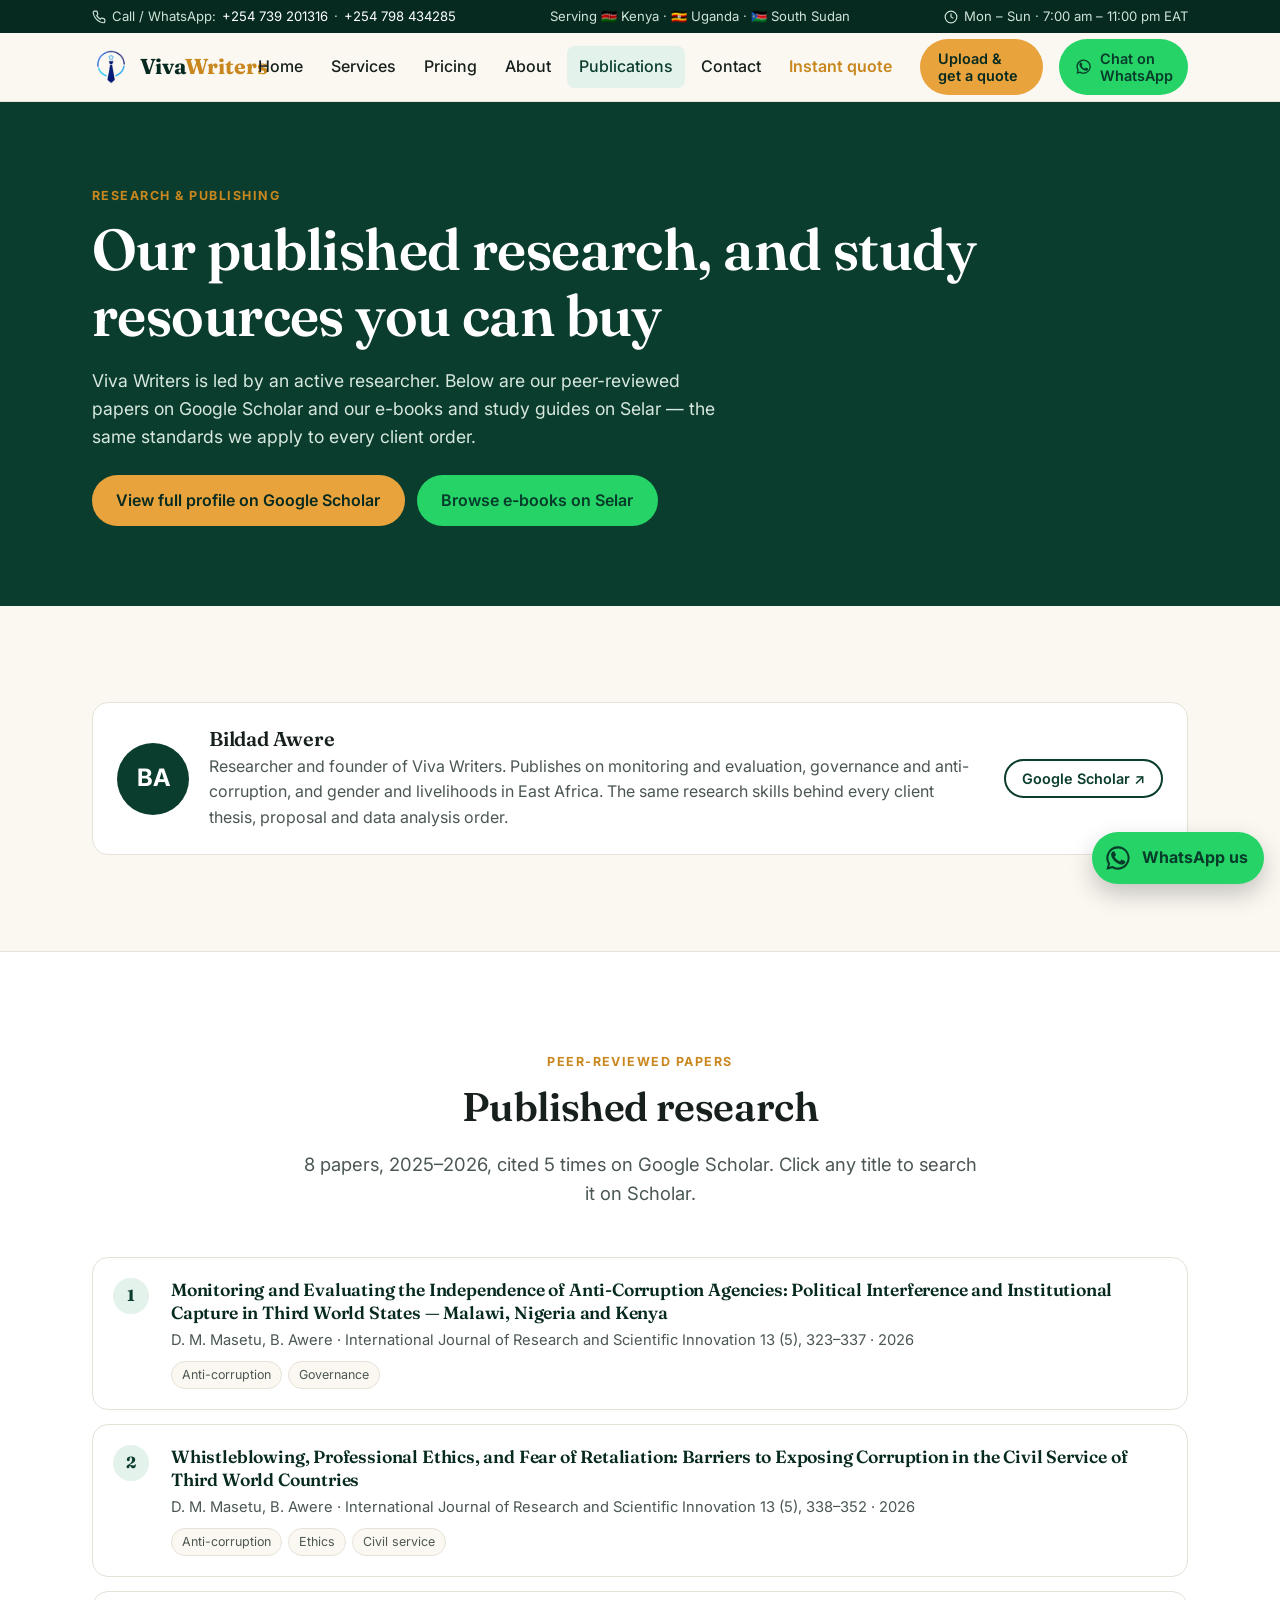
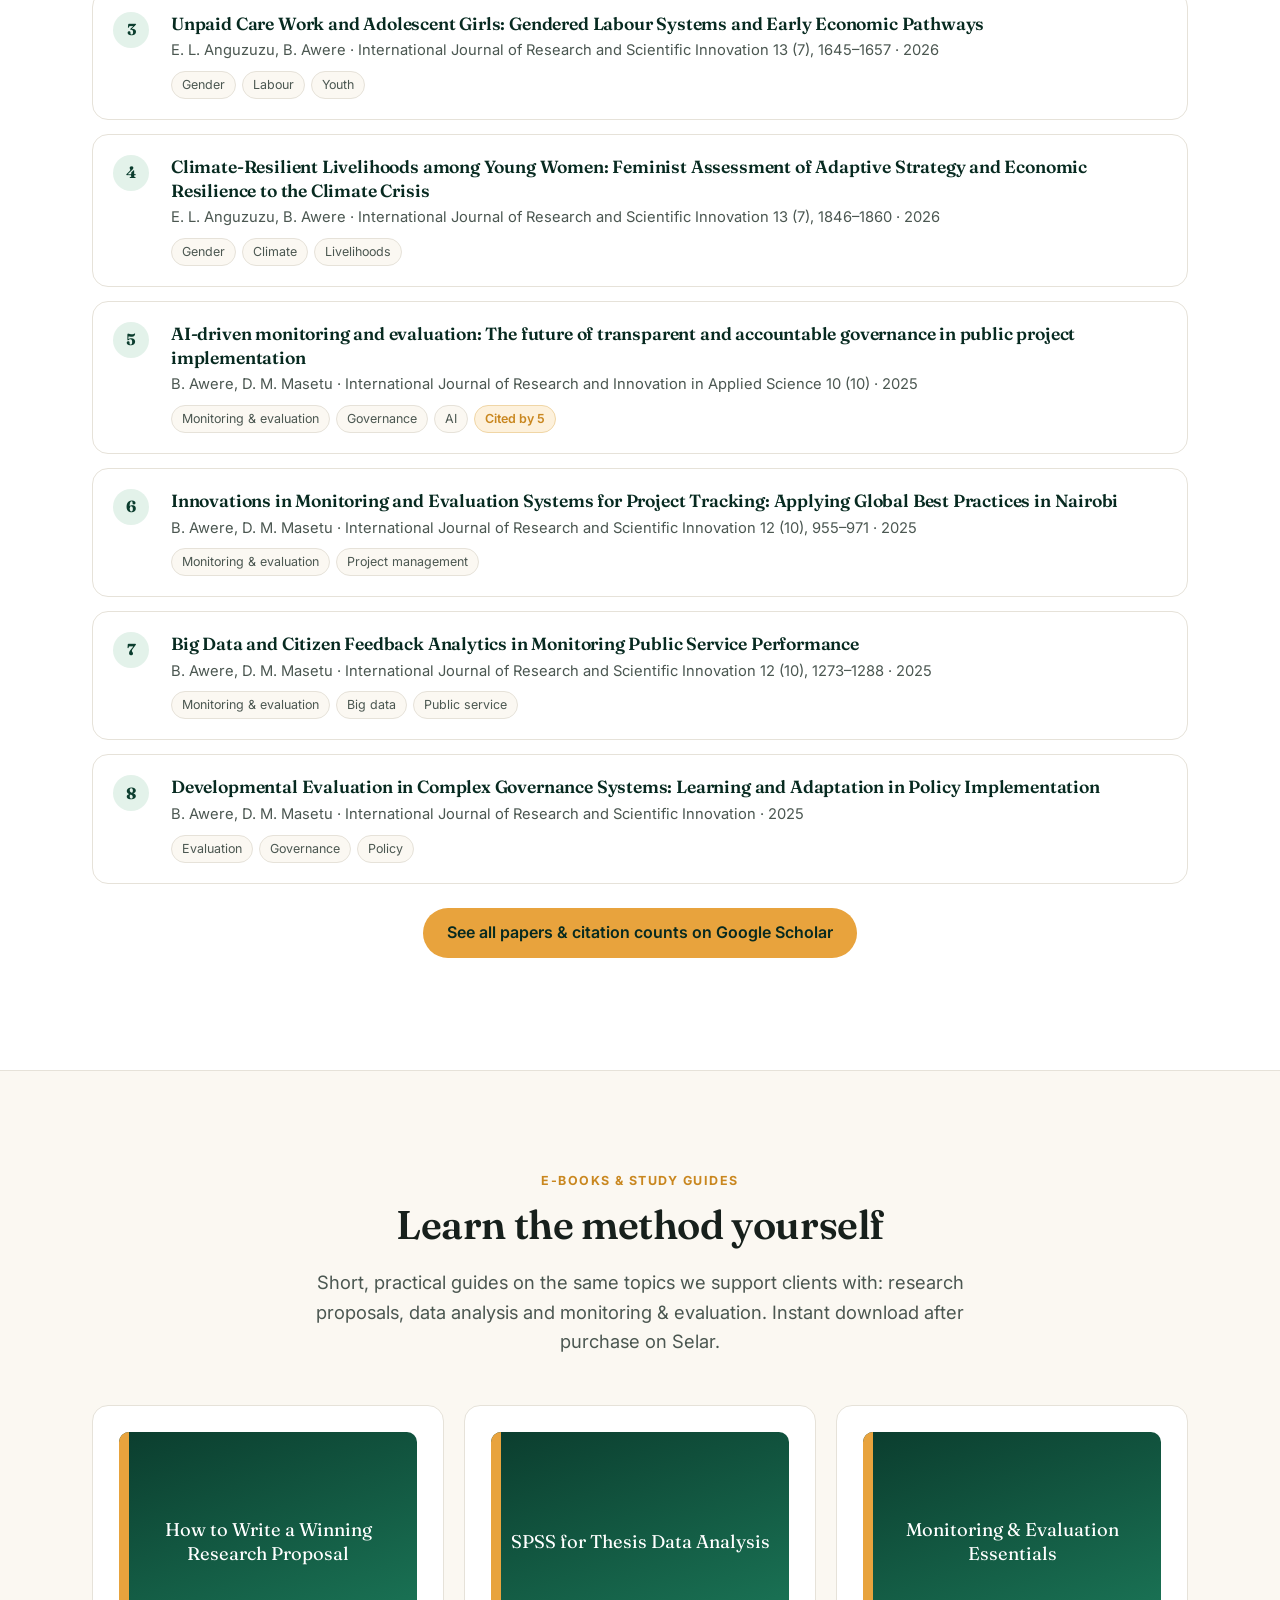
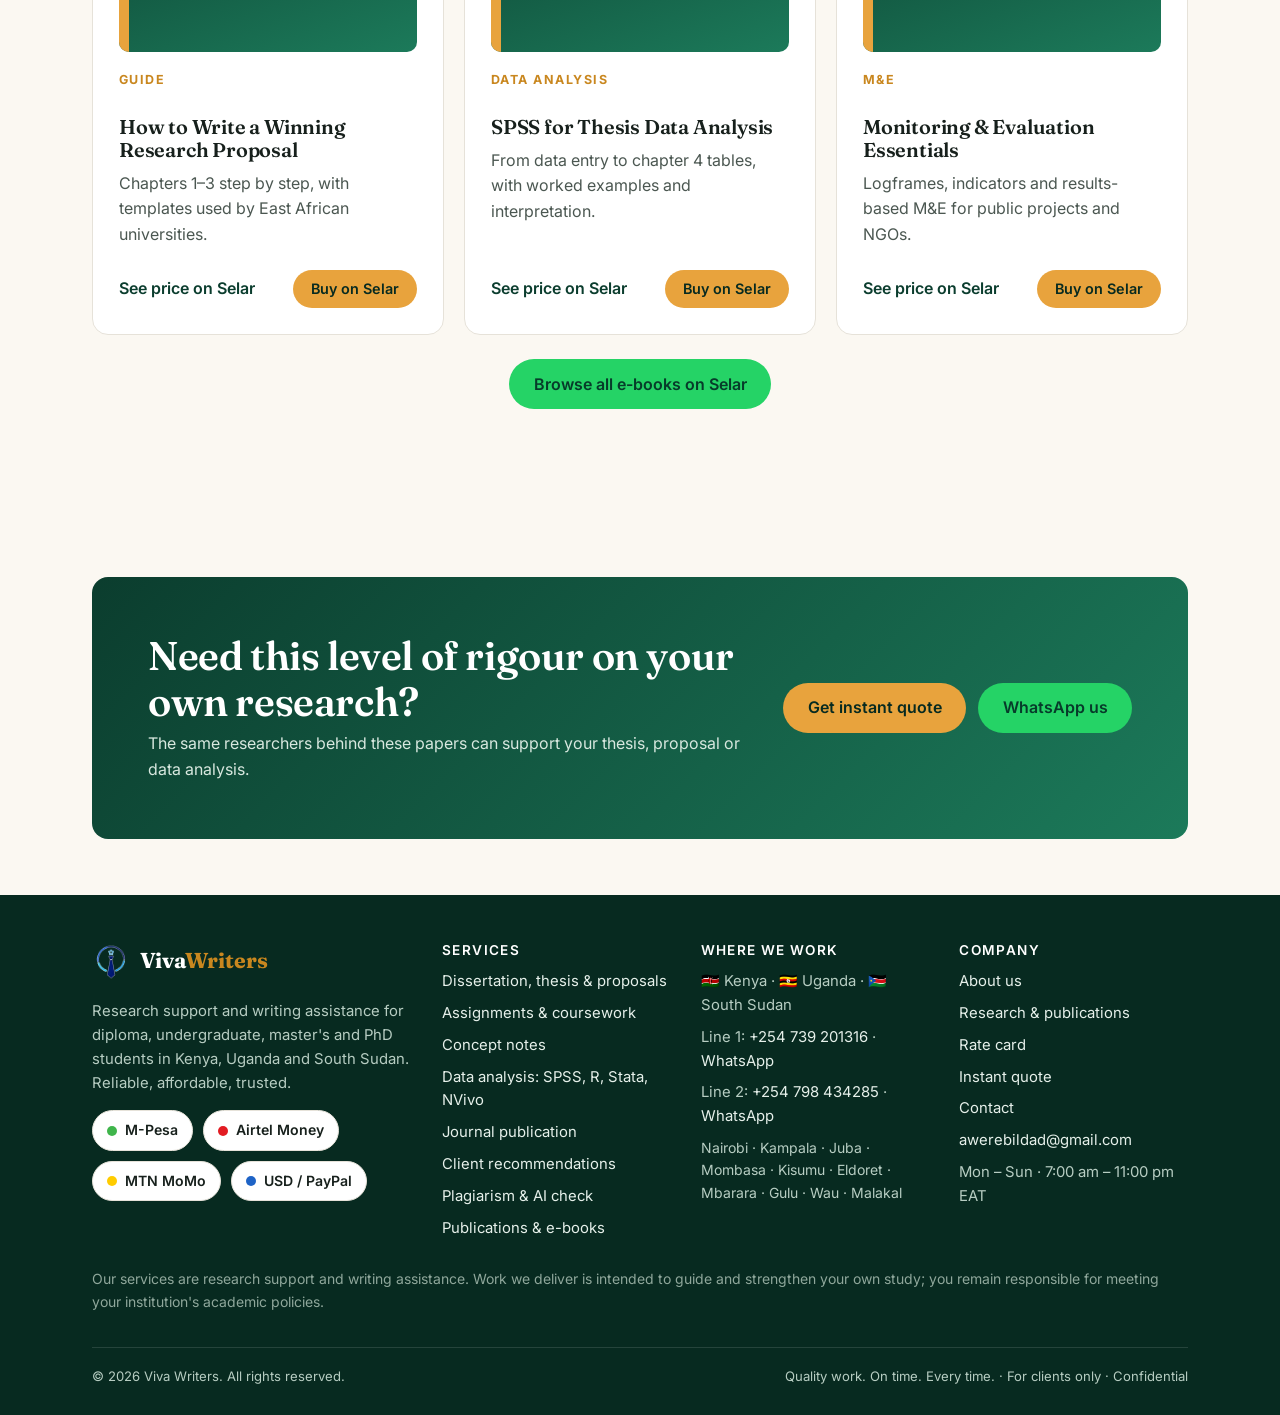
<file: publications.html>
<!DOCTYPE html>
<html lang="en">
<head>
  <meta charset="utf-8">
  <meta name="viewport" content="width=device-width, initial-scale=1">
  <title>Publications & E-books | Bildad Awere – Viva Writers</title>
  <meta name="description" content="Peer-reviewed papers on monitoring and evaluation, governance, anti-corruption and gender by Bildad Awere on Google Scholar, plus Viva Writers e-books and study guides on Selar.">
  <link rel="canonical" href="https://vivawriters.co.ke/publications.html">
  <meta name="theme-color" content="#0b3d2e">
  <meta property="og:type" content="website">
  <meta property="og:site_name" content="Viva Writers">
  <meta property="og:title" content="Publications & E-books | Bildad Awere – Viva Writers">
  <meta property="og:description" content="Peer-reviewed papers on monitoring and evaluation, governance, anti-corruption and gender by Bildad Awere on Google Scholar, plus Viva Writers e-books and study guides on Selar.">
  <meta property="og:url" content="https://vivawriters.co.ke/publications.html">
  <meta property="og:image" content="https://vivawriters.co.ke/assets/img/og-image.png">
  <meta property="og:locale" content="en_KE">
  <meta property="og:locale:alternate" content="en_UG">
  <meta property="og:locale:alternate" content="en_SS">
  <meta name="twitter:card" content="summary_large_image">
  <meta name="geo.region" content="KE">
  <meta name="geo.placename" content="Nairobi; Kampala; Juba">
  <link rel="icon" href="assets/img/logo-icon-64.png" sizes="64x64" type="image/png">
  <link rel="icon" href="assets/img/logo-icon-32.png" sizes="32x32" type="image/png">
  <link rel="apple-touch-icon" href="assets/img/logo-icon-180.png">
  <link rel="preconnect" href="https://fonts.googleapis.com">
  <link rel="preconnect" href="https://fonts.gstatic.com" crossorigin>
  <link href="https://fonts.googleapis.com/css2?family=Fraunces:ital,opsz,wght@0,9..144,600;0,9..144,700;1,9..144,600&family=Inter:wght@400;500;600;700&display=swap" rel="stylesheet">
  <link rel="stylesheet" href="assets/css/style.css">
  <script type="application/ld+json">
  {
    "@context": "https://schema.org",
    "@type": "ProfessionalService",
    "name": "Viva Writers",
    "alternateName": "Viva Writing Assistance",
    "description": "Research support and academic writing assistance for students in Kenya, Uganda and South Sudan: dissertation and thesis chapters, proposals, concept notes, assignments, SPSS, R, Stata and NVivo data analysis, journal manuscripts, plagiarism and AI checks.",
    "url": "https://vivawriters.co.ke/",
    "email": "awerebildad@gmail.com",
    "telephone": ["+254739201316", "+254798434285"],
    "priceRange": "KES 350 – KES 200,000",
    "currenciesAccepted": "KES, UGX, USD",
    "paymentAccepted": "M-Pesa, Airtel Money, MTN Mobile Money, m-Gurush, Bank transfer, PayPal",
    "areaServed": [
      { "@type": "Country", "name": "Kenya" },
      { "@type": "Country", "name": "Uganda" },
      { "@type": "Country", "name": "South Sudan" }
    ],
    "openingHours": "Mo-Su 07:00-23:00",
    "sameAs": []
  }
  </script>
</head>
<body>
<a class="skip-link" href="#main">Skip to content</a>

<div class="topbar">
  <div class="wrap">
    <span><svg viewBox="0 0 24 24" fill="none" stroke="currentColor" stroke-width="2"><path d="M22 16.9v3a2 2 0 0 1-2.2 2 19.8 19.8 0 0 1-8.6-3.1 19.5 19.5 0 0 1-6-6A19.8 19.8 0 0 1 2.1 4.2 2 2 0 0 1 4.1 2h3a2 2 0 0 1 2 1.7c.1.9.4 1.8.7 2.6a2 2 0 0 1-.5 2.1L8.1 9.7a16 16 0 0 0 6 6l1.3-1.3a2 2 0 0 1 2.1-.4c.8.3 1.7.5 2.6.7a2 2 0 0 1 1.7 2z"/></svg>Call / WhatsApp: <a href="#" data-phone="ke">+254 739 201316</a> · <a href="#" data-phone2>+254 798 434285</a></span>
    <span class="topbar__ug">Serving 🇰🇪 Kenya · 🇺🇬 Uganda · 🇸🇸 South Sudan</span>
    <span><svg viewBox="0 0 24 24" fill="none" stroke="currentColor" stroke-width="2"><circle cx="12" cy="12" r="10"/><path d="M12 6v6l4 2"/></svg><span data-hours>Mon – Sun · 7:00 am – 11:00 pm EAT</span></span>
  </div>
</div>

<header class="header">
  <div class="wrap">
    <a class="logo" href="index.html" aria-label="Viva Writers home">
      <img class="logo__mark" src="assets/img/logo-icon-180.png" width="38" height="38" alt="" aria-hidden="true">
      <span>Viva<em>Writers</em></span>
    </a>
    <nav class="nav" aria-label="Main">
      <a href="index.html">Home</a>
      <a href="services.html">Services</a>
      <a href="pricing.html">Pricing</a>
      <a href="about.html">About</a>
      <a href="publications.html">Publications</a>
      <a href="contact.html">Contact</a>
      <a class="nav__quote" href="order.html">Instant quote</a>
    </nav>
    <a class="btn btn--gold btn--sm header__cta" href="order.html">Upload &amp; get a quote</a>
    <a class="btn btn--wa btn--sm header__cta" href="#" data-wa="ke">
      <svg viewBox="0 0 24 24" fill="currentColor"><path d="M17.5 14.4c-.3-.1-1.8-.9-2-1-.3-.1-.5-.1-.7.1-.2.3-.8 1-.9 1.2-.2.2-.3.2-.6.1-.3-.1-1.3-.5-2.4-1.5-.9-.8-1.5-1.8-1.7-2.1-.2-.3 0-.5.1-.6l.5-.5.3-.5c.1-.2 0-.4 0-.5l-.9-2.2c-.2-.6-.5-.5-.7-.5h-.6c-.2 0-.5.1-.8.4-.3.3-1 1-1 2.5s1.1 2.9 1.2 3.1c.1.2 2.1 3.2 5.1 4.5.7.3 1.3.5 1.7.6.7.2 1.4.2 1.9.1.6-.1 1.8-.7 2-1.4.2-.7.2-1.3.2-1.4-.1-.2-.3-.3-.6-.4zM12 2a10 10 0 0 0-8.6 15.1L2 22l5-1.3A10 10 0 1 0 12 2zm0 18.2c-1.5 0-3-.4-4.2-1.2l-.3-.2-3 .8.8-2.9-.2-.3A8.2 8.2 0 1 1 12 20.2z"/></svg>
      Chat on WhatsApp
    </a>
    <button class="nav-toggle" aria-expanded="false" aria-controls="mobile-nav" aria-label="Menu">
      <svg class="icon-open" viewBox="0 0 24 24" fill="none" stroke="currentColor" stroke-width="2" stroke-linecap="round"><path d="M4 7h16M4 12h16M4 17h16"/></svg>
      <svg class="icon-close" viewBox="0 0 24 24" fill="none" stroke="currentColor" stroke-width="2" stroke-linecap="round"><path d="M6 6l12 12M18 6L6 18"/></svg>
    </button>
  </div>
  <div class="mobile-nav" id="mobile-nav">
    <a href="index.html">Home</a>
    <a href="services.html">Services</a>
    <a href="pricing.html">Pricing</a>
    <a href="about.html">About</a>
    <a href="publications.html">Publications</a>
    <a href="contact.html">Contact</a>
    <a class="btn btn--gold" href="order.html">Upload &amp; get an instant quote</a>
    <a class="btn btn--wa" href="#" data-wa="ke">Chat on WhatsApp</a>
  </div>
</header>

<main id="main">
<section class="page-hero">
  <div class="wrap">
    <span class="eyebrow">Research &amp; publishing</span>
    <h1>Our published research, and study resources you can buy</h1>
    <p>Viva Writers is led by an active researcher. Below are our peer-reviewed papers on Google Scholar and our e-books and study guides on Selar — the same standards we apply to every client order.</p>
    <div class="btn-row mt-2">
      <a class="btn btn--gold" data-scholar href="#" target="_blank" rel="noopener">View full profile on Google Scholar</a>
      <a class="btn btn--wa" data-selar href="#" target="_blank" rel="noopener">Browse e-books on Selar</a>
    </div>
  </div>
</section>

<section class="section">
  <div class="wrap">
    <div class="author-card">
      <span class="avatar" data-author-initials>BA</span>
      <div>
        <h3 data-author>Bildad Awere</h3>
        <p>Researcher and founder of Viva Writers. Publishes on monitoring and evaluation, governance and anti-corruption, and gender and livelihoods in East Africa. The same research skills behind every client thesis, proposal and data analysis order.</p>
      </div>
      <a class="btn btn--ghost btn--sm" data-scholar href="#" target="_blank" rel="noopener">Google Scholar ↗</a>
    </div>
  </div>
</section>

<section class="section section--alt">
  <div class="wrap">
    <div class="section-head center">
      <span class="eyebrow">Peer-reviewed papers</span>
      <h2>Published research</h2>
      <p class="lead"><span id="pub-count">8</span> papers, <span id="pub-years">2025–2026</span>, cited <span id="pub-cites">5</span> times on Google Scholar. Click any title to search it on Scholar.</p>
    </div>
    <div class="pubs" id="pub-list"></div>
    <p class="center mt-2"><a class="btn btn--gold" data-scholar href="#" target="_blank" rel="noopener">See all papers &amp; citation counts on Google Scholar</a></p>
  </div>
</section>

<section class="section" id="ebooks">
  <div class="wrap">
    <div class="section-head center">
      <span class="eyebrow">E-books &amp; study guides</span>
      <h2>Learn the method yourself</h2>
      <p class="lead">Short, practical guides on the same topics we support clients with: research proposals, data analysis and monitoring &amp; evaluation. Instant download after purchase on Selar.</p>
    </div>
    <div class="grid grid--3" id="ebook-list"></div>
    <p class="center mt-2"><a class="btn btn--wa" data-selar href="#" target="_blank" rel="noopener">Browse all e-books on Selar</a></p>
  </div>
</section>

<section class="section section--tight">
  <div class="wrap">
    <div class="cta-band">
      <div>
        <h2>Need this level of rigour on your own research?</h2>
        <p>The same researchers behind these papers can support your thesis, proposal or data analysis.</p>
      </div>
      <div class="btn-row">
        <a class="btn btn--gold" href="order.html">Get instant quote</a>
        <a class="btn btn--wa" href="#" data-wa="ke">WhatsApp us</a>
      </div>
    </div>
  </div>
</section>
</main>

<footer class="footer">
  <div class="wrap">
    <div class="footer__grid">
      <div>
        <a class="logo" href="index.html"><img class="logo__mark" src="assets/img/logo-icon-180.png" width="38" height="38" alt="" aria-hidden="true"><span>Viva<em>Writers</em></span></a>
        <p class="mt-1">Research support and writing assistance for diploma, undergraduate, master's and PhD students in Kenya, Uganda and South Sudan. Reliable, affordable, trusted.</p>
        <div class="pay-badges">
          <span class="badge badge--mpesa"><i></i>M-Pesa</span>
          <span class="badge badge--airtel"><i></i>Airtel Money</span>
          <span class="badge badge--mtn"><i></i>MTN MoMo</span>
          <span class="badge badge--paypal"><i></i>USD / PayPal</span>
        </div>
      </div>
      <div>
        <h4>Services</h4>
        <ul>
          <li><a href="services.html#thesis">Dissertation, thesis &amp; proposals</a></li>
          <li><a href="services.html#assignments">Assignments &amp; coursework</a></li>
          <li><a href="services.html#concept">Concept notes</a></li>
          <li><a href="services.html#data">Data analysis: SPSS, R, Stata, NVivo</a></li>
          <li><a href="services.html#journals">Journal publication</a></li>
          <li><a href="index.html#recommendations">Client recommendations</a></li>
          <li><a href="services.html#plag">Plagiarism &amp; AI check</a></li>
          <li><a href="publications.html">Publications &amp; e-books</a></li>
        </ul>
      </div>
      <div>
        <h4>Where we work</h4>
        <ul>
          <li>🇰🇪 Kenya · 🇺🇬 Uganda · 🇸🇸 South Sudan</li>
          <li>Line 1: <a href="#" data-phone="ke">+254 739 201316</a> · <a href="#" data-wa="ke">WhatsApp</a></li>
          <li>Line 2: <a href="#" data-phone2>+254 798 434285</a> · <a href="#" data-wa2>WhatsApp</a></li>
          <li class="small">Nairobi · Kampala · Juba · Mombasa · Kisumu · Eldoret · Mbarara · Gulu · Wau · Malakal</li>
        </ul>
      </div>
      <div>
        <h4>Company</h4>
        <ul>
          <li><a href="about.html">About us</a></li>
          <li><a href="publications.html">Research &amp; publications</a></li>
          <li><a href="pricing.html">Rate card</a></li>
          <li><a href="order.html">Instant quote</a></li>
          <li><a href="contact.html">Contact</a></li>
          <li><a href="#" data-email>awerebildad@gmail.com</a></li>
          <li><span data-hours>Mon – Sun · 7:00 am – 11:00 pm EAT</span></li>
        </ul>
      </div>
    </div>
    <p class="small" style="margin:28px 0 0;color:#8fa79b">Our services are research support and writing assistance. Work we deliver is intended to guide and strengthen your own study; you remain responsible for meeting your institution's academic policies.</p>
    <div class="footer__bottom">
      <span>© <span data-year>2026</span> Viva Writers. All rights reserved.</span>
      <span>Quality work. On time. Every time. · For clients only · Confidential</span>
    </div>
  </div>
</footer>

<a class="wa-float" href="#" data-wa="ke" aria-label="Chat with us on WhatsApp">
  <svg viewBox="0 0 24 24" fill="currentColor"><path d="M17.5 14.4c-.3-.1-1.8-.9-2-1-.3-.1-.5-.1-.7.1-.2.3-.8 1-.9 1.2-.2.2-.3.2-.6.1-.3-.1-1.3-.5-2.4-1.5-.9-.8-1.5-1.8-1.7-2.1-.2-.3 0-.5.1-.6l.5-.5.3-.5c.1-.2 0-.4 0-.5l-.9-2.2c-.2-.6-.5-.5-.7-.5h-.6c-.2 0-.5.1-.8.4-.3.3-1 1-1 2.5s1.1 2.9 1.2 3.1c.1.2 2.1 3.2 5.1 4.5.7.3 1.3.5 1.7.6.7.2 1.4.2 1.9.1.6-.1 1.8-.7 2-1.4.2-.7.2-1.3.2-1.4-.1-.2-.3-.3-.6-.4zM12 2a10 10 0 0 0-8.6 15.1L2 22l5-1.3A10 10 0 1 0 12 2zm0 18.2c-1.5 0-3-.4-4.2-1.2l-.3-.2-3 .8.8-2.9-.2-.3A8.2 8.2 0 1 1 12 20.2z"/></svg>
  <span>WhatsApp us</span>
</a>

<script src="assets/js/config.js"></script>
<script src="assets/js/quote.js"></script>
<script src="assets/js/main.js"></script>
<script src="assets/js/order.js"></script>
<script src="assets/js/publications.js"></script>
<script src="assets/js/pubs-render.js"></script>
</body>
</html>
</file>
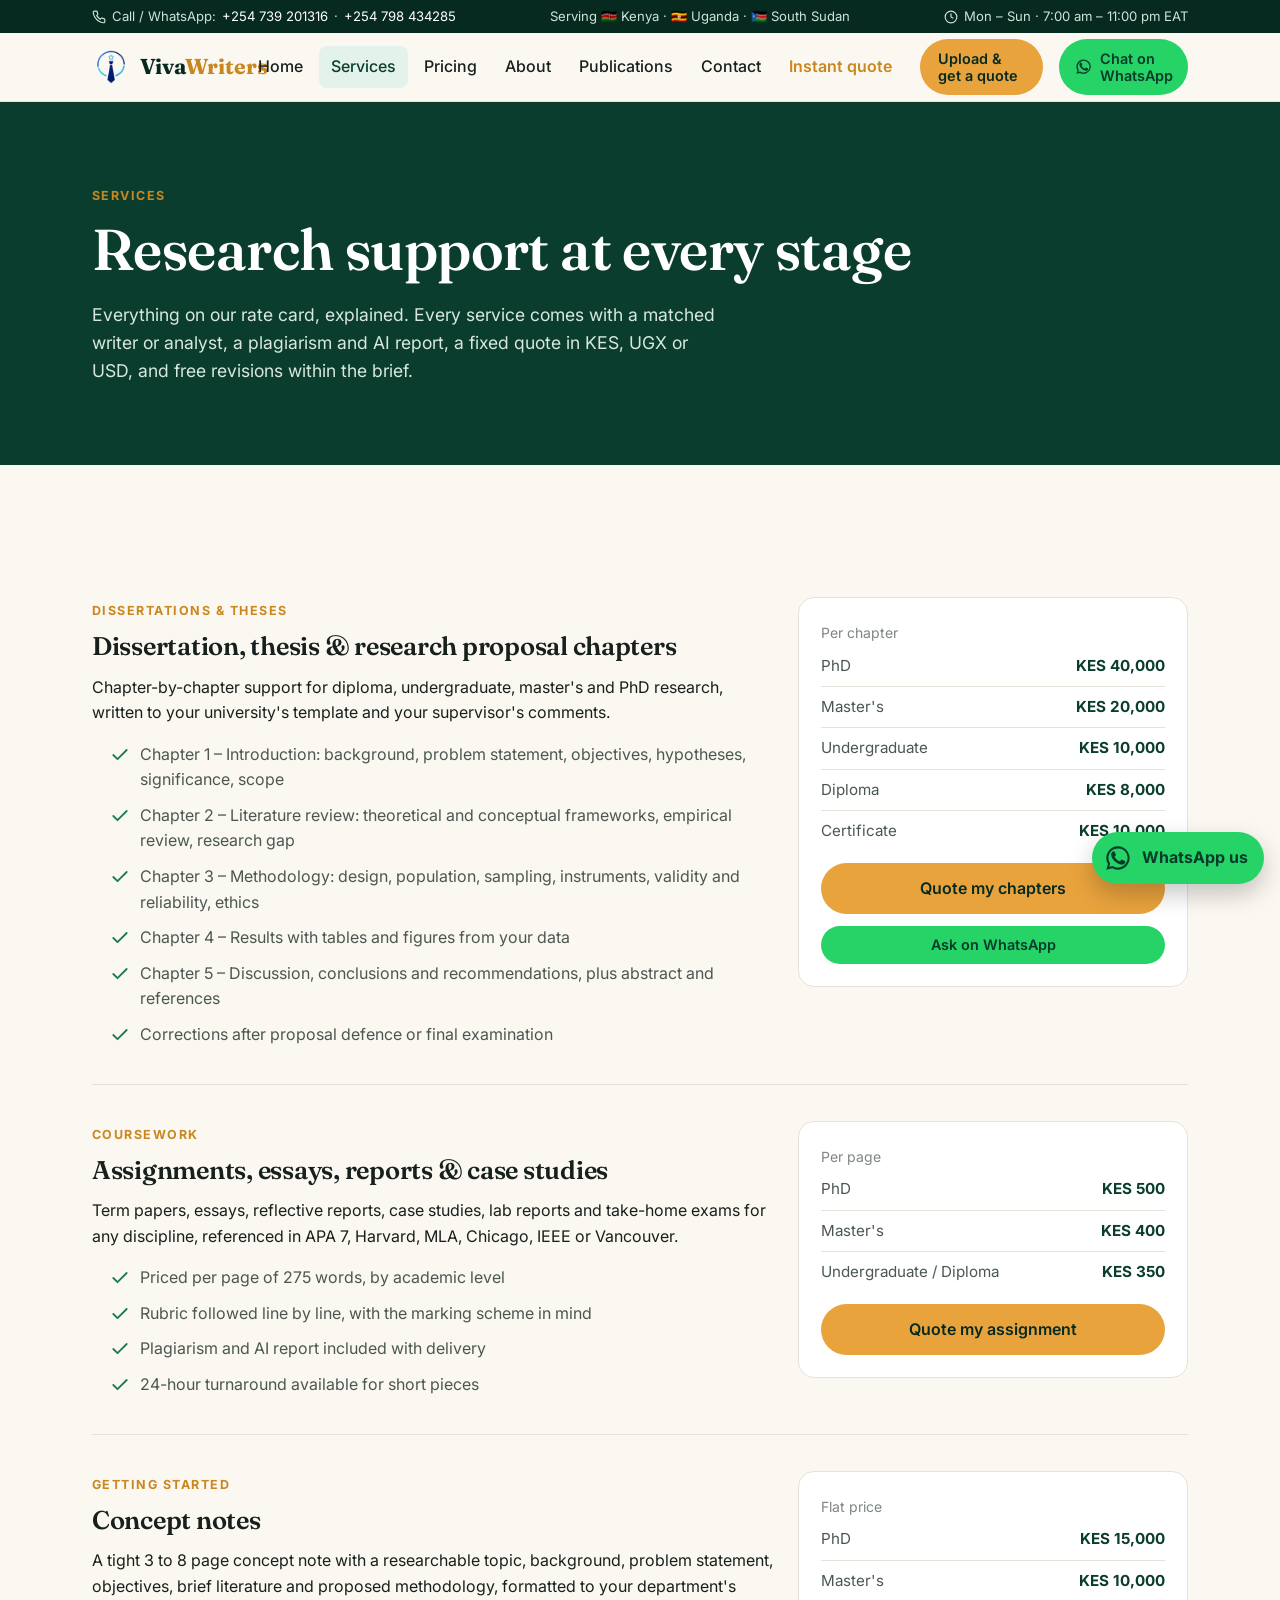
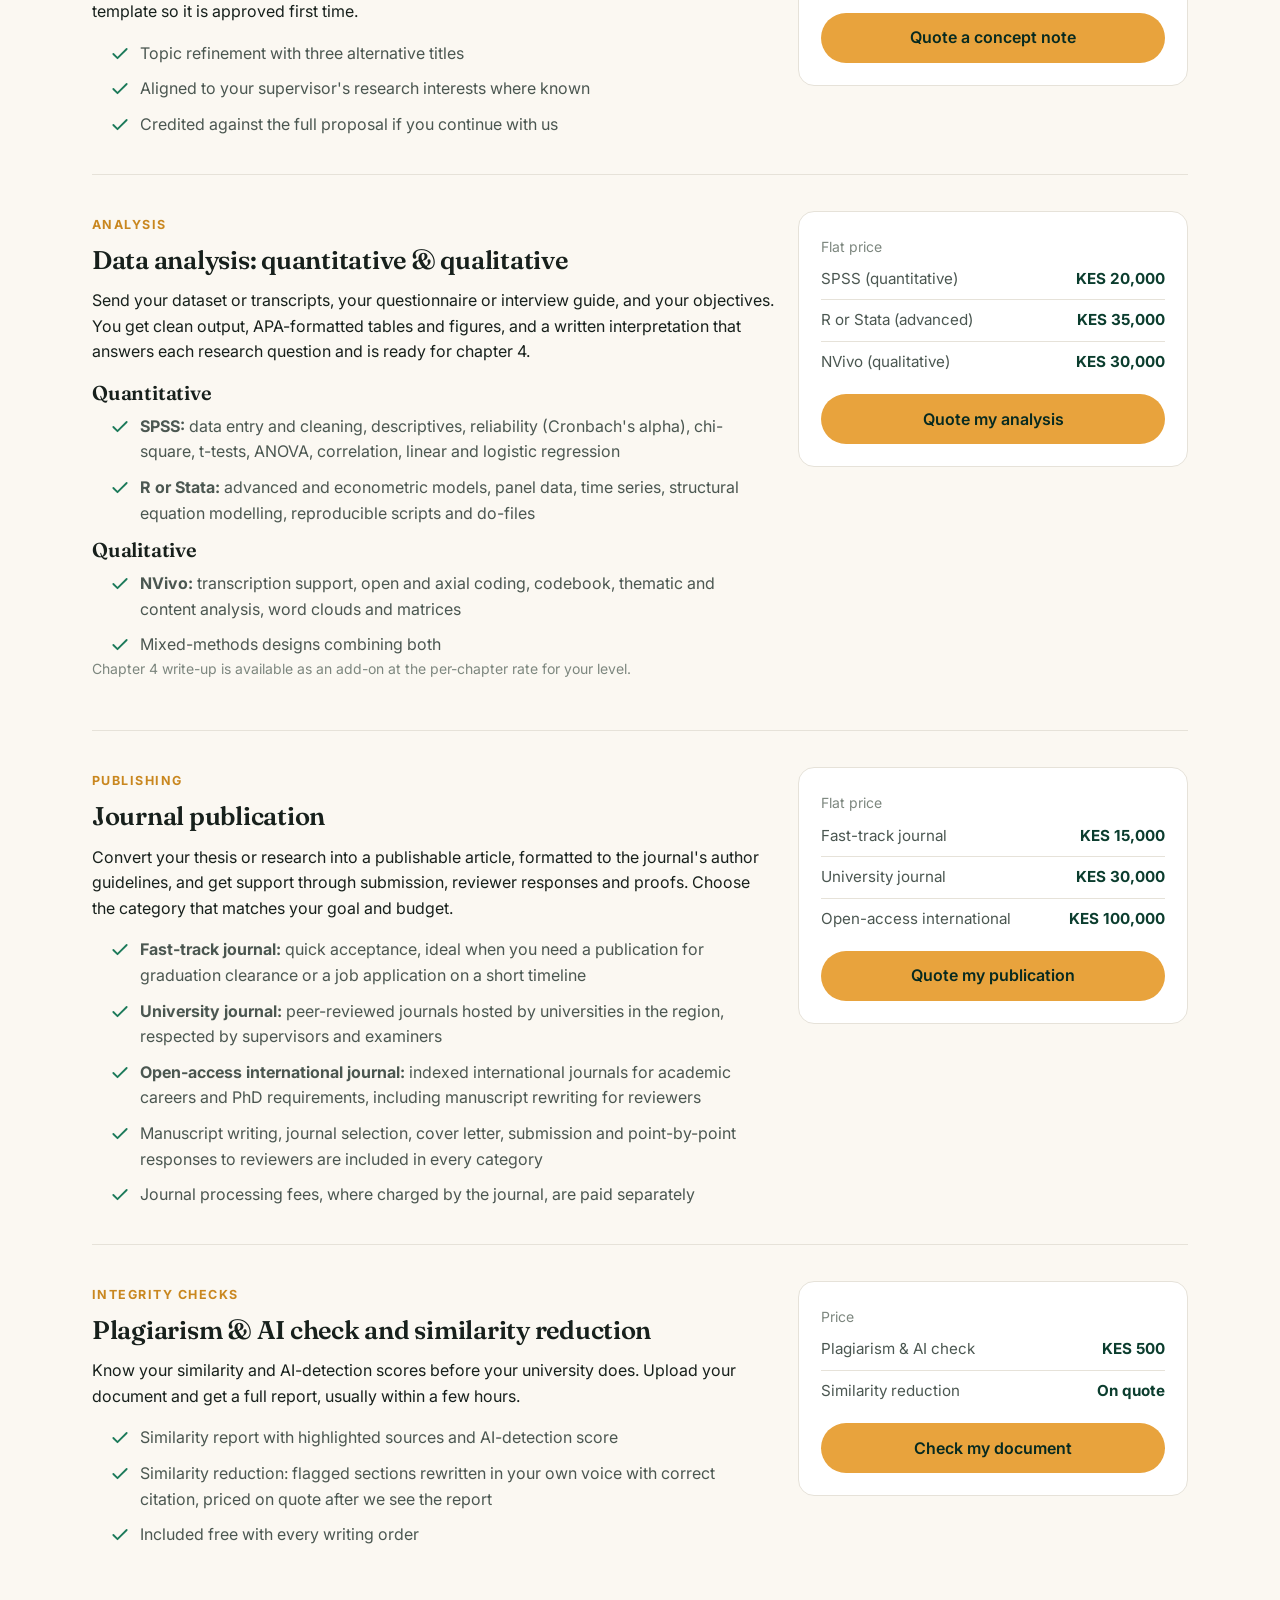
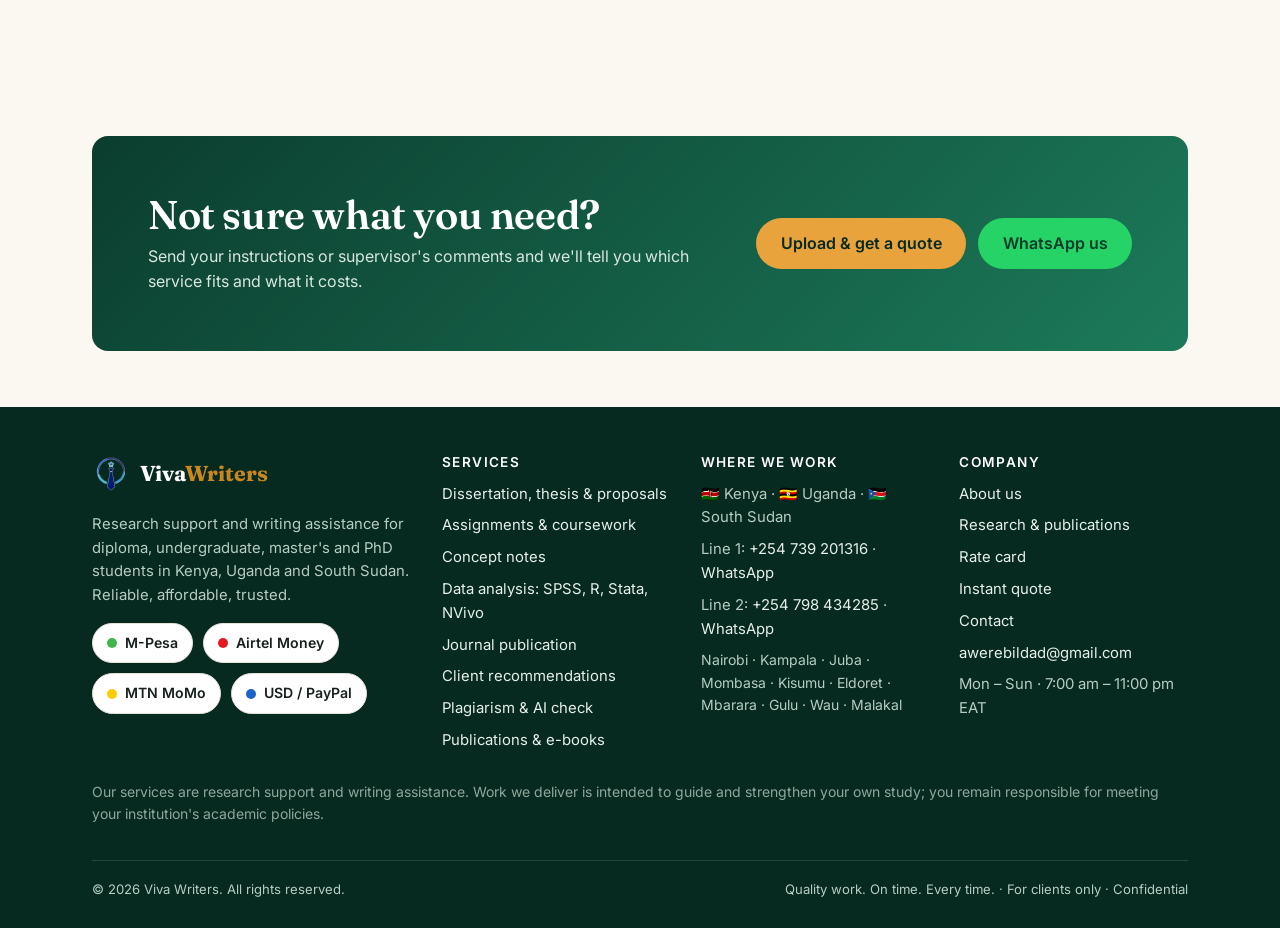
<file: services.html>
<!DOCTYPE html>
<html lang="en">
<head>
  <meta charset="utf-8">
  <meta name="viewport" content="width=device-width, initial-scale=1">
  <title>Services | Viva Writers – Thesis Chapters, Assignments, Data Analysis, Journal Publication</title>
  <meta name="description" content="Every research-support service Viva Writers offers to students in Kenya, Uganda and South Sudan, with prices per chapter and per page by academic level.">
  <link rel="canonical" href="https://vivawriters.co.ke/services.html">
  <meta name="theme-color" content="#0b3d2e">
  <meta property="og:type" content="website">
  <meta property="og:site_name" content="Viva Writers">
  <meta property="og:title" content="Services | Viva Writers – Thesis Chapters, Assignments, Data Analysis, Journal Publication">
  <meta property="og:description" content="Every research-support service Viva Writers offers to students in Kenya, Uganda and South Sudan, with prices per chapter and per page by academic level.">
  <meta property="og:url" content="https://vivawriters.co.ke/services.html">
  <meta property="og:image" content="https://vivawriters.co.ke/assets/img/og-image.png">
  <meta property="og:locale" content="en_KE">
  <meta property="og:locale:alternate" content="en_UG">
  <meta property="og:locale:alternate" content="en_SS">
  <meta name="twitter:card" content="summary_large_image">
  <meta name="geo.region" content="KE">
  <meta name="geo.placename" content="Nairobi; Kampala; Juba">
  <link rel="icon" href="assets/img/logo-icon-64.png" sizes="64x64" type="image/png">
  <link rel="icon" href="assets/img/logo-icon-32.png" sizes="32x32" type="image/png">
  <link rel="apple-touch-icon" href="assets/img/logo-icon-180.png">
  <link rel="preconnect" href="https://fonts.googleapis.com">
  <link rel="preconnect" href="https://fonts.gstatic.com" crossorigin>
  <link href="https://fonts.googleapis.com/css2?family=Fraunces:ital,opsz,wght@0,9..144,600;0,9..144,700;1,9..144,600&family=Inter:wght@400;500;600;700&display=swap" rel="stylesheet">
  <link rel="stylesheet" href="assets/css/style.css">
  <script type="application/ld+json">
  {
    "@context": "https://schema.org",
    "@type": "ProfessionalService",
    "name": "Viva Writers",
    "alternateName": "Viva Writing Assistance",
    "description": "Research support and academic writing assistance for students in Kenya, Uganda and South Sudan: dissertation and thesis chapters, proposals, concept notes, assignments, SPSS, R, Stata and NVivo data analysis, journal manuscripts, plagiarism and AI checks.",
    "url": "https://vivawriters.co.ke/",
    "email": "awerebildad@gmail.com",
    "telephone": ["+254739201316", "+254798434285"],
    "priceRange": "KES 350 – KES 200,000",
    "currenciesAccepted": "KES, UGX, USD",
    "paymentAccepted": "M-Pesa, Airtel Money, MTN Mobile Money, m-Gurush, Bank transfer, PayPal",
    "areaServed": [
      { "@type": "Country", "name": "Kenya" },
      { "@type": "Country", "name": "Uganda" },
      { "@type": "Country", "name": "South Sudan" }
    ],
    "openingHours": "Mo-Su 07:00-23:00",
    "sameAs": []
  }
  </script>
</head>
<body>
<a class="skip-link" href="#main">Skip to content</a>

<div class="topbar">
  <div class="wrap">
    <span><svg viewBox="0 0 24 24" fill="none" stroke="currentColor" stroke-width="2"><path d="M22 16.9v3a2 2 0 0 1-2.2 2 19.8 19.8 0 0 1-8.6-3.1 19.5 19.5 0 0 1-6-6A19.8 19.8 0 0 1 2.1 4.2 2 2 0 0 1 4.1 2h3a2 2 0 0 1 2 1.7c.1.9.4 1.8.7 2.6a2 2 0 0 1-.5 2.1L8.1 9.7a16 16 0 0 0 6 6l1.3-1.3a2 2 0 0 1 2.1-.4c.8.3 1.7.5 2.6.7a2 2 0 0 1 1.7 2z"/></svg>Call / WhatsApp: <a href="#" data-phone="ke">+254 739 201316</a> · <a href="#" data-phone2>+254 798 434285</a></span>
    <span class="topbar__ug">Serving 🇰🇪 Kenya · 🇺🇬 Uganda · 🇸🇸 South Sudan</span>
    <span><svg viewBox="0 0 24 24" fill="none" stroke="currentColor" stroke-width="2"><circle cx="12" cy="12" r="10"/><path d="M12 6v6l4 2"/></svg><span data-hours>Mon – Sun · 7:00 am – 11:00 pm EAT</span></span>
  </div>
</div>

<header class="header">
  <div class="wrap">
    <a class="logo" href="index.html" aria-label="Viva Writers home">
      <img class="logo__mark" src="assets/img/logo-icon-180.png" width="38" height="38" alt="" aria-hidden="true">
      <span>Viva<em>Writers</em></span>
    </a>
    <nav class="nav" aria-label="Main">
      <a href="index.html">Home</a>
      <a href="services.html">Services</a>
      <a href="pricing.html">Pricing</a>
      <a href="about.html">About</a>
      <a href="publications.html">Publications</a>
      <a href="contact.html">Contact</a>
      <a class="nav__quote" href="order.html">Instant quote</a>
    </nav>
    <a class="btn btn--gold btn--sm header__cta" href="order.html">Upload &amp; get a quote</a>
    <a class="btn btn--wa btn--sm header__cta" href="#" data-wa="ke">
      <svg viewBox="0 0 24 24" fill="currentColor"><path d="M17.5 14.4c-.3-.1-1.8-.9-2-1-.3-.1-.5-.1-.7.1-.2.3-.8 1-.9 1.2-.2.2-.3.2-.6.1-.3-.1-1.3-.5-2.4-1.5-.9-.8-1.5-1.8-1.7-2.1-.2-.3 0-.5.1-.6l.5-.5.3-.5c.1-.2 0-.4 0-.5l-.9-2.2c-.2-.6-.5-.5-.7-.5h-.6c-.2 0-.5.1-.8.4-.3.3-1 1-1 2.5s1.1 2.9 1.2 3.1c.1.2 2.1 3.2 5.1 4.5.7.3 1.3.5 1.7.6.7.2 1.4.2 1.9.1.6-.1 1.8-.7 2-1.4.2-.7.2-1.3.2-1.4-.1-.2-.3-.3-.6-.4zM12 2a10 10 0 0 0-8.6 15.1L2 22l5-1.3A10 10 0 1 0 12 2zm0 18.2c-1.5 0-3-.4-4.2-1.2l-.3-.2-3 .8.8-2.9-.2-.3A8.2 8.2 0 1 1 12 20.2z"/></svg>
      Chat on WhatsApp
    </a>
    <button class="nav-toggle" aria-expanded="false" aria-controls="mobile-nav" aria-label="Menu">
      <svg class="icon-open" viewBox="0 0 24 24" fill="none" stroke="currentColor" stroke-width="2" stroke-linecap="round"><path d="M4 7h16M4 12h16M4 17h16"/></svg>
      <svg class="icon-close" viewBox="0 0 24 24" fill="none" stroke="currentColor" stroke-width="2" stroke-linecap="round"><path d="M6 6l12 12M18 6L6 18"/></svg>
    </button>
  </div>
  <div class="mobile-nav" id="mobile-nav">
    <a href="index.html">Home</a>
    <a href="services.html">Services</a>
    <a href="pricing.html">Pricing</a>
    <a href="about.html">About</a>
    <a href="publications.html">Publications</a>
    <a href="contact.html">Contact</a>
    <a class="btn btn--gold" href="order.html">Upload &amp; get an instant quote</a>
    <a class="btn btn--wa" href="#" data-wa="ke">Chat on WhatsApp</a>
  </div>
</header>

<main id="main">
<section class="page-hero">
  <div class="wrap">
    <span class="eyebrow">Services</span>
    <h1>Research support at every stage</h1>
    <p>Everything on our rate card, explained. Every service comes with a matched writer or analyst, a plagiarism and AI report, a fixed quote in KES, UGX or USD, and free revisions within the brief.</p>
  </div>
</section>

<section class="section">
  <div class="wrap">

    <article class="service-block" id="thesis">
      <div>
        <span class="eyebrow">Dissertations &amp; theses</span>
        <h2>Dissertation, thesis &amp; research proposal chapters</h2>
        <p>Chapter-by-chapter support for diploma, undergraduate, master's and PhD research, written to your university's template and your supervisor's comments.</p>
        <ul class="checklist">
          <li><svg viewBox="0 0 24 24" fill="none" stroke="currentColor" stroke-width="2.2" stroke-linecap="round" stroke-linejoin="round"><path d="M20 6L9 17l-5-5"/></svg><span>Chapter 1 – Introduction: background, problem statement, objectives, hypotheses, significance, scope</span></li>
          <li><svg viewBox="0 0 24 24" fill="none" stroke="currentColor" stroke-width="2.2" stroke-linecap="round" stroke-linejoin="round"><path d="M20 6L9 17l-5-5"/></svg><span>Chapter 2 – Literature review: theoretical and conceptual frameworks, empirical review, research gap</span></li>
          <li><svg viewBox="0 0 24 24" fill="none" stroke="currentColor" stroke-width="2.2" stroke-linecap="round" stroke-linejoin="round"><path d="M20 6L9 17l-5-5"/></svg><span>Chapter 3 – Methodology: design, population, sampling, instruments, validity and reliability, ethics</span></li>
          <li><svg viewBox="0 0 24 24" fill="none" stroke="currentColor" stroke-width="2.2" stroke-linecap="round" stroke-linejoin="round"><path d="M20 6L9 17l-5-5"/></svg><span>Chapter 4 – Results with tables and figures from your data</span></li>
          <li><svg viewBox="0 0 24 24" fill="none" stroke="currentColor" stroke-width="2.2" stroke-linecap="round" stroke-linejoin="round"><path d="M20 6L9 17l-5-5"/></svg><span>Chapter 5 – Discussion, conclusions and recommendations, plus abstract and references</span></li>
          <li><svg viewBox="0 0 24 24" fill="none" stroke="currentColor" stroke-width="2.2" stroke-linecap="round" stroke-linejoin="round"><path d="M20 6L9 17l-5-5"/></svg><span>Corrections after proposal defence or final examination</span></li>
        </ul>
      </div>
      <aside class="aside">
        <span class="muted small">Per chapter</span>
        <table class="mini-rates">
          <tr><td>PhD</td><td data-kes="40000">KES 40,000</td></tr>
          <tr><td>Master's</td><td data-kes="20000">KES 20,000</td></tr>
          <tr><td>Undergraduate</td><td data-kes="10000">KES 10,000</td></tr>
          <tr><td>Diploma</td><td data-kes="8000">KES 8,000</td></tr>
          <tr><td>Certificate</td><td data-kes="10000">KES 10,000</td></tr>
        </table>
        <a class="btn btn--gold btn--block mt-1" href="order.html?service=thesis">Quote my chapters</a>
        <a class="btn btn--wa btn--block btn--sm mt-1" href="#" data-wa="ke" data-wa-text="Hello Viva Writers, I need help with my thesis/proposal chapters.">Ask on WhatsApp</a>
      </aside>
    </article>

    <article class="service-block" id="assignments">
      <div>
        <span class="eyebrow">Coursework</span>
        <h2>Assignments, essays, reports &amp; case studies</h2>
        <p>Term papers, essays, reflective reports, case studies, lab reports and take-home exams for any discipline, referenced in APA 7, Harvard, MLA, Chicago, IEEE or Vancouver.</p>
        <ul class="checklist">
          <li><svg viewBox="0 0 24 24" fill="none" stroke="currentColor" stroke-width="2.2" stroke-linecap="round" stroke-linejoin="round"><path d="M20 6L9 17l-5-5"/></svg><span>Priced per page of 275 words, by academic level</span></li>
          <li><svg viewBox="0 0 24 24" fill="none" stroke="currentColor" stroke-width="2.2" stroke-linecap="round" stroke-linejoin="round"><path d="M20 6L9 17l-5-5"/></svg><span>Rubric followed line by line, with the marking scheme in mind</span></li>
          <li><svg viewBox="0 0 24 24" fill="none" stroke="currentColor" stroke-width="2.2" stroke-linecap="round" stroke-linejoin="round"><path d="M20 6L9 17l-5-5"/></svg><span>Plagiarism and AI report included with delivery</span></li>
          <li><svg viewBox="0 0 24 24" fill="none" stroke="currentColor" stroke-width="2.2" stroke-linecap="round" stroke-linejoin="round"><path d="M20 6L9 17l-5-5"/></svg><span>24-hour turnaround available for short pieces</span></li>
        </ul>
      </div>
      <aside class="aside">
        <span class="muted small">Per page</span>
        <table class="mini-rates">
          <tr><td>PhD</td><td data-kes="500">KES 500</td></tr>
          <tr><td>Master's</td><td data-kes="400">KES 400</td></tr>
          <tr><td>Undergraduate / Diploma</td><td data-kes="350">KES 350</td></tr>
        </table>
        <a class="btn btn--gold btn--block mt-1" href="order.html?service=assignment">Quote my assignment</a>
      </aside>
    </article>

    <article class="service-block" id="concept">
      <div>
        <span class="eyebrow">Getting started</span>
        <h2>Concept notes</h2>
        <p>A tight 3 to 8 page concept note with a researchable topic, background, problem statement, objectives, brief literature and proposed methodology, formatted to your department's template so it is approved first time.</p>
        <ul class="checklist">
          <li><svg viewBox="0 0 24 24" fill="none" stroke="currentColor" stroke-width="2.2" stroke-linecap="round" stroke-linejoin="round"><path d="M20 6L9 17l-5-5"/></svg><span>Topic refinement with three alternative titles</span></li>
          <li><svg viewBox="0 0 24 24" fill="none" stroke="currentColor" stroke-width="2.2" stroke-linecap="round" stroke-linejoin="round"><path d="M20 6L9 17l-5-5"/></svg><span>Aligned to your supervisor's research interests where known</span></li>
          <li><svg viewBox="0 0 24 24" fill="none" stroke="currentColor" stroke-width="2.2" stroke-linecap="round" stroke-linejoin="round"><path d="M20 6L9 17l-5-5"/></svg><span>Credited against the full proposal if you continue with us</span></li>
        </ul>
      </div>
      <aside class="aside">
        <span class="muted small">Flat price</span>
        <table class="mini-rates">
          <tr><td>PhD</td><td data-kes="15000">KES 15,000</td></tr>
          <tr><td>Master's</td><td data-kes="10000">KES 10,000</td></tr>
        </table>
        <a class="btn btn--gold btn--block mt-1" href="order.html?service=concept">Quote a concept note</a>
      </aside>
    </article>

    <article class="service-block" id="data">
      <div>
        <span class="eyebrow">Analysis</span>
        <h2>Data analysis: quantitative &amp; qualitative</h2>
        <p>Send your dataset or transcripts, your questionnaire or interview guide, and your objectives. You get clean output, APA-formatted tables and figures, and a written interpretation that answers each research question and is ready for chapter 4.</p>
        <h3 class="mt-1">Quantitative</h3>
        <ul class="checklist">
          <li><svg viewBox="0 0 24 24" fill="none" stroke="currentColor" stroke-width="2.2" stroke-linecap="round" stroke-linejoin="round"><path d="M20 6L9 17l-5-5"/></svg><span><strong>SPSS:</strong> data entry and cleaning, descriptives, reliability (Cronbach's alpha), chi-square, t-tests, ANOVA, correlation, linear and logistic regression</span></li>
          <li><svg viewBox="0 0 24 24" fill="none" stroke="currentColor" stroke-width="2.2" stroke-linecap="round" stroke-linejoin="round"><path d="M20 6L9 17l-5-5"/></svg><span><strong>R or Stata:</strong> advanced and econometric models, panel data, time series, structural equation modelling, reproducible scripts and do-files</span></li>
        </ul>
        <h3 class="mt-1">Qualitative</h3>
        <ul class="checklist">
          <li><svg viewBox="0 0 24 24" fill="none" stroke="currentColor" stroke-width="2.2" stroke-linecap="round" stroke-linejoin="round"><path d="M20 6L9 17l-5-5"/></svg><span><strong>NVivo:</strong> transcription support, open and axial coding, codebook, thematic and content analysis, word clouds and matrices</span></li>
          <li><svg viewBox="0 0 24 24" fill="none" stroke="currentColor" stroke-width="2.2" stroke-linecap="round" stroke-linejoin="round"><path d="M20 6L9 17l-5-5"/></svg><span>Mixed-methods designs combining both</span></li>
        </ul>
        <p class="small muted">Chapter 4 write-up is available as an add-on at the per-chapter rate for your level.</p>
      </div>
      <aside class="aside">
        <span class="muted small">Flat price</span>
        <table class="mini-rates">
          <tr><td>SPSS (quantitative)</td><td data-kes="20000">KES 20,000</td></tr>
          <tr><td>R or Stata (advanced)</td><td data-kes="35000">KES 35,000</td></tr>
          <tr><td>NVivo (qualitative)</td><td data-kes="30000">KES 30,000</td></tr>
        </table>
        <a class="btn btn--gold btn--block mt-1" href="order.html?service=spss">Quote my analysis</a>
      </aside>
    </article>

    <article class="service-block" id="journals">
      <div>
        <span class="eyebrow">Publishing</span>
        <h2>Journal publication</h2>
        <p>Convert your thesis or research into a publishable article, formatted to the journal's author guidelines, and get support through submission, reviewer responses and proofs. Choose the category that matches your goal and budget.</p>
        <ul class="checklist">
          <li><svg viewBox="0 0 24 24" fill="none" stroke="currentColor" stroke-width="2.2" stroke-linecap="round" stroke-linejoin="round"><path d="M20 6L9 17l-5-5"/></svg><span><strong>Fast-track journal:</strong> quick acceptance, ideal when you need a publication for graduation clearance or a job application on a short timeline</span></li>
          <li><svg viewBox="0 0 24 24" fill="none" stroke="currentColor" stroke-width="2.2" stroke-linecap="round" stroke-linejoin="round"><path d="M20 6L9 17l-5-5"/></svg><span><strong>University journal:</strong> peer-reviewed journals hosted by universities in the region, respected by supervisors and examiners</span></li>
          <li><svg viewBox="0 0 24 24" fill="none" stroke="currentColor" stroke-width="2.2" stroke-linecap="round" stroke-linejoin="round"><path d="M20 6L9 17l-5-5"/></svg><span><strong>Open-access international journal:</strong> indexed international journals for academic careers and PhD requirements, including manuscript rewriting for reviewers</span></li>
          <li><svg viewBox="0 0 24 24" fill="none" stroke="currentColor" stroke-width="2.2" stroke-linecap="round" stroke-linejoin="round"><path d="M20 6L9 17l-5-5"/></svg><span>Manuscript writing, journal selection, cover letter, submission and point-by-point responses to reviewers are included in every category</span></li>
          <li><svg viewBox="0 0 24 24" fill="none" stroke="currentColor" stroke-width="2.2" stroke-linecap="round" stroke-linejoin="round"><path d="M20 6L9 17l-5-5"/></svg><span>Journal processing fees, where charged by the journal, are paid separately</span></li>
        </ul>
      </div>
      <aside class="aside">
        <span class="muted small">Flat price</span>
        <table class="mini-rates">
          <tr><td>Fast-track journal</td><td data-kes="15000">KES 15,000</td></tr>
          <tr><td>University journal</td><td data-kes="30000">KES 30,000</td></tr>
          <tr><td>Open-access international</td><td data-kes="100000">KES 100,000</td></tr>
        </table>
        <a class="btn btn--gold btn--block mt-1" href="order.html?service=journaluni">Quote my publication</a>
      </aside>
    </article>

    <article class="service-block" id="plag">
      <div>
        <span class="eyebrow">Integrity checks</span>
        <h2>Plagiarism &amp; AI check and similarity reduction</h2>
        <p>Know your similarity and AI-detection scores before your university does. Upload your document and get a full report, usually within a few hours.</p>
        <ul class="checklist">
          <li><svg viewBox="0 0 24 24" fill="none" stroke="currentColor" stroke-width="2.2" stroke-linecap="round" stroke-linejoin="round"><path d="M20 6L9 17l-5-5"/></svg><span>Similarity report with highlighted sources and AI-detection score</span></li>
          <li><svg viewBox="0 0 24 24" fill="none" stroke="currentColor" stroke-width="2.2" stroke-linecap="round" stroke-linejoin="round"><path d="M20 6L9 17l-5-5"/></svg><span>Similarity reduction: flagged sections rewritten in your own voice with correct citation, priced on quote after we see the report</span></li>
          <li><svg viewBox="0 0 24 24" fill="none" stroke="currentColor" stroke-width="2.2" stroke-linecap="round" stroke-linejoin="round"><path d="M20 6L9 17l-5-5"/></svg><span>Included free with every writing order</span></li>
        </ul>
      </div>
      <aside class="aside">
        <span class="muted small">Price</span>
        <table class="mini-rates">
          <tr><td>Plagiarism &amp; AI check</td><td data-kes="500">KES 500</td></tr>
          <tr><td>Similarity reduction</td><td>On quote</td></tr>
        </table>
        <a class="btn btn--gold btn--block mt-1" href="order.html?service=plagcheck">Check my document</a>
      </aside>
    </article>

  </div>
</section>

<section class="section section--tight">
  <div class="wrap">
    <div class="cta-band">
      <div>
        <h2>Not sure what you need?</h2>
        <p>Send your instructions or supervisor's comments and we'll tell you which service fits and what it costs.</p>
      </div>
      <div class="btn-row">
        <a class="btn btn--gold" href="order.html">Upload &amp; get a quote</a>
        <a class="btn btn--wa" href="#" data-wa="ke">WhatsApp us</a>
      </div>
    </div>
  </div>
</section>
</main>

<footer class="footer">
  <div class="wrap">
    <div class="footer__grid">
      <div>
        <a class="logo" href="index.html"><img class="logo__mark" src="assets/img/logo-icon-180.png" width="38" height="38" alt="" aria-hidden="true"><span>Viva<em>Writers</em></span></a>
        <p class="mt-1">Research support and writing assistance for diploma, undergraduate, master's and PhD students in Kenya, Uganda and South Sudan. Reliable, affordable, trusted.</p>
        <div class="pay-badges">
          <span class="badge badge--mpesa"><i></i>M-Pesa</span>
          <span class="badge badge--airtel"><i></i>Airtel Money</span>
          <span class="badge badge--mtn"><i></i>MTN MoMo</span>
          <span class="badge badge--paypal"><i></i>USD / PayPal</span>
        </div>
      </div>
      <div>
        <h4>Services</h4>
        <ul>
          <li><a href="services.html#thesis">Dissertation, thesis &amp; proposals</a></li>
          <li><a href="services.html#assignments">Assignments &amp; coursework</a></li>
          <li><a href="services.html#concept">Concept notes</a></li>
          <li><a href="services.html#data">Data analysis: SPSS, R, Stata, NVivo</a></li>
          <li><a href="services.html#journals">Journal publication</a></li>
          <li><a href="index.html#recommendations">Client recommendations</a></li>
          <li><a href="services.html#plag">Plagiarism &amp; AI check</a></li>
          <li><a href="publications.html">Publications &amp; e-books</a></li>
        </ul>
      </div>
      <div>
        <h4>Where we work</h4>
        <ul>
          <li>🇰🇪 Kenya · 🇺🇬 Uganda · 🇸🇸 South Sudan</li>
          <li>Line 1: <a href="#" data-phone="ke">+254 739 201316</a> · <a href="#" data-wa="ke">WhatsApp</a></li>
          <li>Line 2: <a href="#" data-phone2>+254 798 434285</a> · <a href="#" data-wa2>WhatsApp</a></li>
          <li class="small">Nairobi · Kampala · Juba · Mombasa · Kisumu · Eldoret · Mbarara · Gulu · Wau · Malakal</li>
        </ul>
      </div>
      <div>
        <h4>Company</h4>
        <ul>
          <li><a href="about.html">About us</a></li>
          <li><a href="publications.html">Research &amp; publications</a></li>
          <li><a href="pricing.html">Rate card</a></li>
          <li><a href="order.html">Instant quote</a></li>
          <li><a href="contact.html">Contact</a></li>
          <li><a href="#" data-email>awerebildad@gmail.com</a></li>
          <li><span data-hours>Mon – Sun · 7:00 am – 11:00 pm EAT</span></li>
        </ul>
      </div>
    </div>
    <p class="small" style="margin:28px 0 0;color:#8fa79b">Our services are research support and writing assistance. Work we deliver is intended to guide and strengthen your own study; you remain responsible for meeting your institution's academic policies.</p>
    <div class="footer__bottom">
      <span>© <span data-year>2026</span> Viva Writers. All rights reserved.</span>
      <span>Quality work. On time. Every time. · For clients only · Confidential</span>
    </div>
  </div>
</footer>

<a class="wa-float" href="#" data-wa="ke" aria-label="Chat with us on WhatsApp">
  <svg viewBox="0 0 24 24" fill="currentColor"><path d="M17.5 14.4c-.3-.1-1.8-.9-2-1-.3-.1-.5-.1-.7.1-.2.3-.8 1-.9 1.2-.2.2-.3.2-.6.1-.3-.1-1.3-.5-2.4-1.5-.9-.8-1.5-1.8-1.7-2.1-.2-.3 0-.5.1-.6l.5-.5.3-.5c.1-.2 0-.4 0-.5l-.9-2.2c-.2-.6-.5-.5-.7-.5h-.6c-.2 0-.5.1-.8.4-.3.3-1 1-1 2.5s1.1 2.9 1.2 3.1c.1.2 2.1 3.2 5.1 4.5.7.3 1.3.5 1.7.6.7.2 1.4.2 1.9.1.6-.1 1.8-.7 2-1.4.2-.7.2-1.3.2-1.4-.1-.2-.3-.3-.6-.4zM12 2a10 10 0 0 0-8.6 15.1L2 22l5-1.3A10 10 0 1 0 12 2zm0 18.2c-1.5 0-3-.4-4.2-1.2l-.3-.2-3 .8.8-2.9-.2-.3A8.2 8.2 0 1 1 12 20.2z"/></svg>
  <span>WhatsApp us</span>
</a>

<script src="assets/js/config.js"></script>
<script src="assets/js/quote.js"></script>
<script src="assets/js/main.js"></script>
<script src="assets/js/order.js"></script>
<script src="assets/js/publications.js"></script>
<script src="assets/js/pubs-render.js"></script>
</body>
</html>
</file>
<file: assets/css/style.css>
/* ==========================================================================
   Viva Writers – stylesheet
   Mobile-first, lightweight, no framework. Colours: deep forest green,
   warm gold, cream paper (final choice — the logo mark keeps its own
   navy/blue, independent of this site palette). Fonts: Fraunces
   (display) + Inter (text).
   ========================================================================== */

:root {
  --green-900: #072a20;
  --green-800: #0b3d2e;
  --green-700: #135741;
  --green-600: #1c7a5a;
  --green-100: #e3f2ea;
  --gold-600: #c9871f;
  --gold-500: #e8a33d;
  --gold-100: #fdf1dc;
  --cream: #fbf8f2;
  --paper: #ffffff;
  --ink: #17201c;
  --ink-soft: #4b5751;
  --ink-mute: #7d877f;
  --line: #e6e2d9;
  --wa: #25d366;
  --wa-dark: #128c7e;
  --radius: 16px;
  --radius-sm: 10px;
  --shadow: 0 10px 30px rgba(7, 42, 32, .10);
  --shadow-sm: 0 2px 10px rgba(7, 42, 32, .08);
  --font-display: "Fraunces", Georgia, "Times New Roman", serif;
  --font-body: "Inter", system-ui, -apple-system, "Segoe UI", Roboto, sans-serif;
  --max: 1160px;
  --gutter: clamp(16px, 4vw, 32px);
}

*, *::before, *::after { box-sizing: border-box; }
html { scroll-behavior: smooth; -webkit-text-size-adjust: 100%; }
body {
  margin: 0;
  font-family: var(--font-body);
  font-size: 16px;
  line-height: 1.6;
  color: var(--ink);
  background: var(--cream);
}
img, svg { max-width: 100%; display: block; }
a { color: var(--green-700); text-decoration-thickness: 1px; text-underline-offset: 3px; }
a:hover { color: var(--green-600); }
h1, h2, h3, h4 { font-family: var(--font-display); line-height: 1.15; margin: 0 0 .5em; font-weight: 600; letter-spacing: -.01em; }
h1 { font-size: clamp(2.1rem, 5.5vw, 3.6rem); }
h2 { font-size: clamp(1.7rem, 3.6vw, 2.5rem); }
h3 { font-size: 1.25rem; }
p { margin: 0 0 1em; }
ul { padding-left: 1.2em; }
.lead { font-size: 1.15rem; color: var(--ink-soft); }
.muted { color: var(--ink-mute); }
.small { font-size: .875rem; }
.eyebrow {
  display: inline-block; font-size: .78rem; font-weight: 700; letter-spacing: .12em;
  text-transform: uppercase; color: var(--gold-600); margin-bottom: .9em;
}
.center { text-align: center; }
.wrap { max-width: var(--max); margin: 0 auto; padding-inline: var(--gutter); }
.section { padding-block: clamp(56px, 8vw, 96px); }
.section--tight { padding-block: clamp(36px, 5vw, 56px); }
.section--alt { background: var(--paper); border-block: 1px solid var(--line); }
.section--dark { background: var(--green-800); color: #eef5f1; }
.section--dark h2, .section--dark h3 { color: #fff; }
.section--dark .eyebrow { color: var(--gold-500); }
.section--dark .muted { color: #b7cdc2; }
.section-head { max-width: 680px; margin-bottom: clamp(28px, 4vw, 48px); }
.section-head.center { margin-inline: auto; }
.skip-link {
  position: absolute; left: -999px; top: 8px; background: var(--gold-500); color: var(--ink);
  padding: 8px 12px; border-radius: 8px; z-index: 1000;
}
.skip-link:focus { left: 8px; }
:focus-visible { outline: 3px solid var(--gold-500); outline-offset: 2px; }

/* Buttons ---------------------------------------------------------------- */
.btn {
  display: inline-flex; align-items: center; justify-content: center; gap: .55em;
  padding: .85em 1.4em; border-radius: 999px; font-weight: 600; font-size: 1rem;
  text-decoration: none; border: 2px solid transparent; cursor: pointer; line-height: 1.2;
  transition: transform .15s ease, box-shadow .15s ease, background .15s ease;
  font-family: var(--font-body);
}
.btn:hover { transform: translateY(-1px); }
.btn:active { transform: translateY(0); }
.btn svg { width: 1.2em; height: 1.2em; flex: none; }
.btn--primary { background: var(--green-800); color: #fff; box-shadow: var(--shadow-sm); }
.btn--primary:hover { background: var(--green-700); color: #fff; }
.btn--gold { background: var(--gold-500); color: var(--green-900); }
.btn--gold:hover { background: #f0b356; color: var(--green-900); }
.btn--wa { background: var(--wa); color: #073b2a; }
.btn--wa:hover { background: #2ee374; color: #073b2a; }
.btn--ghost { background: transparent; color: var(--green-800); border-color: var(--green-800); }
.btn--ghost:hover { background: var(--green-100); color: var(--green-800); }
.section--dark .btn--ghost { color: #fff; border-color: rgba(255,255,255,.6); }
.section--dark .btn--ghost:hover { background: rgba(255,255,255,.1); color: #fff; }
.btn--block { width: 100%; }
.btn--sm { padding: .6em 1.1em; font-size: .9rem; }
.btn-row { display: flex; flex-wrap: wrap; gap: 12px; }

/* Header ----------------------------------------------------------------- */
.topbar {
  background: var(--green-900); color: #cfe3d8; font-size: .82rem;
}
.topbar .wrap { display: flex; flex-wrap: wrap; justify-content: space-between; gap: 6px 18px; padding-block: 6px; }
.topbar a { color: #fff; text-decoration: none; }
.topbar a:hover { text-decoration: underline; }
.topbar span { display: inline-flex; align-items: center; gap: 6px; }
.topbar svg { width: 14px; height: 14px; }
.topbar .topbar__ug { display: none; }
@media (min-width: 640px) { .topbar .topbar__ug { display: inline-flex; } }

.header {
  position: sticky; top: 0; z-index: 50; background: rgba(251,248,242,.92);
  backdrop-filter: saturate(150%) blur(10px); border-bottom: 1px solid var(--line);
}
.header .wrap { display: flex; align-items: center; justify-content: space-between; gap: 16px; min-height: 68px; }
.logo { display: inline-flex; align-items: center; gap: 10px; text-decoration: none; color: var(--green-900); font-family: var(--font-display); font-weight: 700; font-size: 1.35rem; }
.logo__mark { width: 38px; height: 38px; flex: none; object-fit: contain; }
.logo span em { font-style: normal; color: var(--gold-600); }
.nav { display: none; align-items: center; gap: 4px; }
.nav a { white-space: nowrap; padding: 8px 12px; border-radius: 8px; text-decoration: none; color: var(--ink); font-weight: 500; }
.nav a:hover, .nav a[aria-current="page"] { background: var(--green-100); color: var(--green-800); }
.header__cta { display: none; }
.nav-toggle {
  display: inline-flex; align-items: center; justify-content: center; width: 44px; height: 44px;
  border: 1px solid var(--line); background: #fff; border-radius: 10px; cursor: pointer;
}
.nav-toggle svg { width: 22px; height: 22px; }
.nav-toggle .icon-close { display: none; }
.nav-toggle[aria-expanded="true"] .icon-open { display: none; }
.nav-toggle[aria-expanded="true"] .icon-close { display: block; }
.mobile-nav { display: none; background: #fff; border-bottom: 1px solid var(--line); }
.mobile-nav.is-open { display: block; }
.mobile-nav a { display: block; padding: 14px var(--gutter); text-decoration: none; color: var(--ink); font-weight: 500; border-top: 1px solid var(--line); }
.mobile-nav a[aria-current="page"] { color: var(--green-800); background: var(--green-100); }
.mobile-nav .btn { margin: 14px var(--gutter); display: flex; border-top: 0; }
@media (min-width: 900px) {
  .nav, .header__cta { display: inline-flex; }
  .nav-toggle, .mobile-nav { display: none !important; }
}

/* Hero ------------------------------------------------------------------- */
.hero {
  position: relative; overflow: hidden; background: var(--green-800); color: #fff;
  padding-block: clamp(56px, 9vw, 120px);
}
.hero::before {
  content: ""; position: absolute; inset: 0; pointer-events: none; opacity: .18;
  background-image: radial-gradient(circle at 20% 20%, var(--gold-500) 0, transparent 35%),
                    radial-gradient(circle at 85% 70%, #2fbf8b 0, transparent 40%);
}
.hero .wrap { position: relative; display: grid; gap: 40px; align-items: center; }
.hero h1 { color: #fff; margin-bottom: .4em; }
.hero h1 em { font-style: italic; color: var(--gold-500); }
.hero .lead { color: #d8e8df; max-width: 560px; }
.hero .eyebrow { color: var(--gold-500); }
.hero__note { margin-top: 18px; color: #b7cdc2; font-size: .9rem; }
.hero__card {
  background: #fff; color: var(--ink); border-radius: var(--radius); padding: 24px; box-shadow: var(--shadow);
}
.hero__card h3 { margin-bottom: 4px; }
.hero__card ul { list-style: none; padding: 0; margin: 14px 0 18px; display: grid; gap: 10px; }
.hero__card li { display: flex; gap: 10px; align-items: flex-start; font-size: .95rem; }
.hero__card li svg { width: 20px; height: 20px; flex: none; color: var(--green-600); margin-top: 2px; }
@media (min-width: 900px) { .hero .wrap { grid-template-columns: 1.15fr .85fr; } }

/* Trust strip ------------------------------------------------------------ */
.trust { background: var(--paper); border-bottom: 1px solid var(--line); }
.trust .wrap { display: grid; grid-template-columns: repeat(2, 1fr); gap: 14px 24px; padding-block: 18px; }
.trust__item { display: flex; align-items: center; gap: 10px; font-size: .9rem; font-weight: 500; }
.trust__item svg { width: 22px; height: 22px; color: var(--green-600); flex: none; }
@media (min-width: 760px) { .trust .wrap { grid-template-columns: repeat(4, 1fr); } }

/* Stats ------------------------------------------------------------------ */
.stats { display: grid; grid-template-columns: repeat(2, 1fr); gap: 18px; }
.stat { text-align: center; padding: 20px 10px; background: var(--paper); border: 1px solid var(--line); border-radius: var(--radius); }
.stat strong { display: block; font-family: var(--font-display); font-size: 2.2rem; color: var(--green-800); line-height: 1; }
.stat span { font-size: .9rem; color: var(--ink-soft); }
@media (min-width: 760px) { .stats { grid-template-columns: repeat(4, 1fr); } }

/* Cards / grids ---------------------------------------------------------- */
.grid { display: grid; gap: 20px; }
.grid--2 { grid-template-columns: 1fr; }
.grid--3 { grid-template-columns: 1fr; }
@media (min-width: 640px) { .grid--2, .grid--3 { grid-template-columns: repeat(2, 1fr); } }
@media (min-width: 960px) { .grid--3 { grid-template-columns: repeat(3, 1fr); } }
.card {
  background: var(--paper); border: 1px solid var(--line); border-radius: var(--radius); padding: 26px;
  display: flex; flex-direction: column; gap: 10px; transition: transform .2s ease, box-shadow .2s ease;
}
.card:hover { transform: translateY(-3px); box-shadow: var(--shadow); }
.card__icon {
  width: 48px; height: 48px; border-radius: 12px; background: var(--green-100); color: var(--green-700);
  display: grid; place-items: center;
}
.card__icon svg { width: 26px; height: 26px; }
.card h3 { margin: 4px 0 0; }
.card p { color: var(--ink-soft); margin: 0; }
.card .price { margin-top: auto; padding-top: 12px; font-weight: 600; color: var(--green-800); display: flex; justify-content: space-between; align-items: center; gap: 8px; flex-wrap: wrap; }
.card .price a { font-size: .9rem; }
.section--dark .card { background: rgba(255,255,255,.06); border-color: rgba(255,255,255,.14); color: #eef5f1; }
.section--dark .card p { color: #c8d9d0; }
.section--dark .card__icon { background: rgba(232,163,61,.18); color: var(--gold-500); }

/* Steps ------------------------------------------------------------------ */
.steps { display: grid; gap: 22px; counter-reset: step; }
.step { position: relative; padding: 24px 24px 24px 74px; background: var(--paper); border: 1px solid var(--line); border-radius: var(--radius); }
.step::before {
  counter-increment: step; content: counter(step);
  position: absolute; left: 22px; top: 22px; width: 38px; height: 38px; border-radius: 50%;
  background: var(--gold-500); color: var(--green-900); font-weight: 700; display: grid; place-items: center; font-family: var(--font-display); font-size: 1.15rem;
}
.step h3 { margin-bottom: 4px; }
.step p { margin: 0; color: var(--ink-soft); }
@media (min-width: 900px) { .steps { grid-template-columns: repeat(4, 1fr); } .step { padding: 74px 22px 24px; } }

/* Feature list ----------------------------------------------------------- */
.features { display: grid; gap: 18px; }
.feature { display: flex; gap: 14px; }
.feature svg { width: 26px; height: 26px; flex: none; color: var(--gold-500); margin-top: 3px; }
.feature h3 { font-size: 1.1rem; margin-bottom: 2px; }
.feature p { margin: 0; color: var(--ink-soft); }
.section--dark .feature p { color: #c8d9d0; }
.split { display: grid; gap: 36px; align-items: center; }
@media (min-width: 900px) { .split { grid-template-columns: 1fr 1fr; } }
.section--dark .features .feature p { color: #c8d9d0; }

/* Currency toggle -------------------------------------------------------- */
.currency-toggle {
  display: inline-flex; background: var(--paper); border: 1px solid var(--line); border-radius: 999px; padding: 4px; gap: 4px;
}
.currency-toggle button {
  border: 0; background: transparent; padding: 8px 18px; border-radius: 999px; font-weight: 600; cursor: pointer;
  color: var(--ink-soft); font-family: var(--font-body); font-size: .95rem; display: inline-flex; align-items: center; gap: 8px;
}
.currency-toggle button[aria-pressed="true"] { background: var(--green-800); color: #fff; }
.currency-toggle .flag { font-size: 1.1em; }

/* Pricing table ---------------------------------------------------------- */
.table-wrap { overflow-x: auto; border: 1px solid var(--line); border-radius: var(--radius); background: var(--paper); }
table { width: 100%; border-collapse: collapse; min-width: 560px; }
th, td { padding: 14px 16px; text-align: left; border-bottom: 1px solid var(--line); vertical-align: top; }
th { background: var(--green-100); color: var(--green-800); font-size: .85rem; letter-spacing: .04em; text-transform: uppercase; }
tr:last-child td { border-bottom: 0; }
td strong { color: var(--green-800); }

/* Calculator ------------------------------------------------------------- */
.calc { display: grid; gap: 24px; }
@media (min-width: 900px) { .calc { grid-template-columns: 1.1fr .9fr; } }
.calc__result {
  background: var(--green-800); color: #fff; border-radius: var(--radius); padding: 28px; display: flex; flex-direction: column; gap: 10px;
}
.calc__result .amount { font-family: var(--font-display); font-size: clamp(2.2rem, 5vw, 3.2rem); line-height: 1; color: var(--gold-500); }
.calc__result .muted { color: #b7cdc2; }
.calc__result .btn { margin-top: auto; }

/* Forms ------------------------------------------------------------------ */
.form { display: grid; gap: 16px; }
.form__row { display: grid; gap: 16px; }
@media (min-width: 640px) { .form__row { grid-template-columns: 1fr 1fr; } }
label { font-weight: 600; font-size: .92rem; display: block; margin-bottom: 6px; }
label .opt { font-weight: 400; color: var(--ink-mute); }
input, select, textarea {
  width: 100%; padding: 12px 14px; border: 1px solid #cfcbc2; border-radius: var(--radius-sm); font: inherit; color: var(--ink);
  background: #fff;
}
input:focus, select:focus, textarea:focus { border-color: var(--green-600); outline: 3px solid rgba(28,122,90,.18); }
textarea { min-height: 130px; resize: vertical; }
.form__note { font-size: .85rem; color: var(--ink-mute); }
.form__status { padding: 12px 14px; border-radius: var(--radius-sm); font-size: .95rem; display: none; }
.form__status.is-ok { display: block; background: var(--green-100); color: var(--green-800); }
.form__status.is-err { display: block; background: #fde8e8; color: #8a1f1f; }
.honeypot { position: absolute; left: -9999px; }

/* Testimonials ----------------------------------------------------------- */
.testimonials {
  display: grid; grid-auto-flow: column; grid-auto-columns: min(85%, 360px); gap: 18px; overflow-x: auto;
  scroll-snap-type: x mandatory; padding-bottom: 12px; -webkit-overflow-scrolling: touch;
}
.testimonials::-webkit-scrollbar { height: 8px; }
.testimonials::-webkit-scrollbar-thumb { background: var(--line); border-radius: 8px; }
.testimonial { scroll-snap-align: start; background: var(--paper); border: 1px solid var(--line); border-radius: var(--radius); padding: 24px; display: flex; flex-direction: column; gap: 12px; }
.testimonial .stars { color: var(--gold-500); letter-spacing: 2px; }
.testimonial blockquote { margin: 0; font-size: 1rem; color: var(--ink); }
.testimonial figcaption { display: flex; align-items: center; gap: 12px; font-size: .9rem; color: var(--ink-soft); margin-top: auto; }
.avatar { width: 40px; height: 40px; border-radius: 50%; background: var(--green-700); color: #fff; display: grid; place-items: center; font-weight: 700; flex: none; }
@media (min-width: 960px) { .testimonials { grid-auto-flow: row; grid-template-columns: repeat(3, 1fr); grid-auto-columns: auto; overflow: visible; } }

/* FAQ -------------------------------------------------------------------- */
.faq { display: grid; gap: 10px; max-width: 800px; margin-inline: auto; }
.faq details { background: var(--paper); border: 1px solid var(--line); border-radius: var(--radius-sm); padding: 0 20px; }
.faq summary { cursor: pointer; padding: 16px 0; font-weight: 600; list-style: none; display: flex; justify-content: space-between; gap: 12px; align-items: center; }
.faq summary::-webkit-details-marker { display: none; }
.faq summary::after { content: "+"; font-size: 1.4rem; color: var(--gold-600); line-height: 1; }
.faq details[open] summary::after { content: "–"; }
.faq details p { padding-bottom: 16px; margin: 0; color: var(--ink-soft); }

/* CTA band --------------------------------------------------------------- */
.cta-band { background: linear-gradient(135deg, var(--green-800), var(--green-600)); color: #fff; border-radius: var(--radius); padding: clamp(30px, 5vw, 56px); display: grid; gap: 22px; align-items: center; }
.cta-band h2 { color: #fff; margin: 0; }
.cta-band p { margin: 6px 0 0; color: #d8e8df; }
@media (min-width: 800px) { .cta-band { grid-template-columns: 1.4fr auto; } }

/* Payment badges --------------------------------------------------------- */
.pay-badges { display: flex; flex-wrap: wrap; gap: 10px; }
.badge {
  display: inline-flex; align-items: center; gap: 8px; padding: 8px 14px; border-radius: 999px; background: var(--paper);
  border: 1px solid var(--line); font-size: .88rem; font-weight: 600; color: var(--ink);
}
.badge i { width: 10px; height: 10px; border-radius: 50%; display: inline-block; }
.badge--mpesa i { background: #3fb54b; }
.badge--airtel i { background: #e21b22; }
.badge--mtn i { background: #ffcc00; }
.badge--bank i { background: var(--green-700); }
.badge--paypal i { background: #1e63c6; }
.section--dark .badge { background: rgba(255,255,255,.08); border-color: rgba(255,255,255,.18); color: #fff; }

/* Contact blocks --------------------------------------------------------- */
.contact-card { background: var(--paper); border: 1px solid var(--line); border-radius: var(--radius); padding: 24px; }
.contact-card h3 { display: flex; align-items: center; gap: 10px; }
.contact-card h3 .flag { font-size: 1.3em; }
.contact-card dl { margin: 0; display: grid; grid-template-columns: auto 1fr; gap: 8px 14px; font-size: .95rem; }
.contact-card dt { color: var(--ink-mute); }
.contact-card dd { margin: 0; }
.cities { display: flex; flex-wrap: wrap; gap: 8px; list-style: none; padding: 0; margin: 12px 0 0; }
.cities li { background: var(--green-100); color: var(--green-800); padding: 4px 12px; border-radius: 999px; font-size: .85rem; font-weight: 500; }

/* Prose pages ------------------------------------------------------------ */
.page-hero { background: var(--green-800); color: #fff; padding-block: clamp(44px, 7vw, 80px); }
.page-hero h1 { color: #fff; margin-bottom: .3em; }
.page-hero p { color: #d8e8df; max-width: 640px; margin: 0; font-size: 1.1rem; }
.service-block { display: grid; gap: 24px; padding-block: 36px; border-bottom: 1px solid var(--line); }
.service-block:last-child { border-bottom: 0; }
.service-block h2 { font-size: 1.6rem; }
.service-block ul { margin: 0; padding-left: 1.1em; color: var(--ink-soft); }
.service-block .aside { background: var(--paper); border: 1px solid var(--line); border-radius: var(--radius); padding: 22px; }
.service-block .aside strong { font-size: 1.3rem; color: var(--green-800); font-family: var(--font-display); display: block; }
@media (min-width: 900px) { .service-block { grid-template-columns: 1.4fr .8fr; align-items: start; } }
.checklist { list-style: none; padding: 0; margin: 0; display: grid; gap: 10px; }
.checklist li { display: flex; gap: 10px; align-items: flex-start; }
.checklist svg { width: 20px; height: 20px; color: var(--green-600); flex: none; margin-top: 3px; }

/* Team ------------------------------------------------------------------- */
.team { display: grid; gap: 20px; grid-template-columns: 1fr; }
@media (min-width: 640px) { .team { grid-template-columns: repeat(2, 1fr); } }
@media (min-width: 960px) { .team { grid-template-columns: repeat(4, 1fr); } }
.member { text-align: center; background: var(--paper); border: 1px solid var(--line); border-radius: var(--radius); padding: 24px 18px; }
.member .avatar { width: 72px; height: 72px; font-size: 1.4rem; margin: 0 auto 12px; background: var(--green-800); }
.member h3 { font-size: 1.1rem; margin-bottom: 2px; }
.member p { margin: 0; font-size: .9rem; color: var(--ink-soft); }

/* Footer ----------------------------------------------------------------- */
.footer { background: var(--green-900); color: #b7cdc2; padding-block: 48px 28px; font-size: .93rem; }
.footer a { color: #e6f0ea; text-decoration: none; }
.footer a:hover { color: var(--gold-500); }
.footer__grid { display: grid; gap: 30px; }
@media (min-width: 760px) { .footer__grid { grid-template-columns: 1.4fr 1fr 1fr 1fr; } }
.footer h4 { color: #fff; font-family: var(--font-body); font-size: .85rem; text-transform: uppercase; letter-spacing: .1em; margin-bottom: 12px; }
.footer ul { list-style: none; padding: 0; margin: 0; display: grid; gap: 8px; }
.footer .logo { color: #fff; }
.footer__bottom { border-top: 1px solid rgba(255,255,255,.12); margin-top: 34px; padding-top: 18px; display: flex; flex-wrap: wrap; justify-content: space-between; gap: 8px; font-size: .82rem; }

/* Floating WhatsApp ------------------------------------------------------ */
.wa-float {
  position: fixed; right: 16px; bottom: 16px; z-index: 60; display: inline-flex; align-items: center; gap: 10px;
  background: var(--wa); color: #073b2a; padding: 12px 16px 12px 12px; border-radius: 999px; text-decoration: none;
  font-weight: 700; box-shadow: 0 10px 24px rgba(0,0,0,.22);
}
.wa-float svg { width: 28px; height: 28px; }
.wa-float span { display: none; }
@media (min-width: 640px) { .wa-float span { display: inline; } }
.wa-float:hover { background: #2ee374; color: #073b2a; }

/* Utilities -------------------------------------------------------------- */
.mt-1 { margin-top: 12px; } .mt-2 { margin-top: 24px; } .mt-3 { margin-top: 40px; }
.mb-0 { margin-bottom: 0; }
.hide { display: none !important; }
@media (prefers-reduced-motion: reduce) { html { scroll-behavior: auto; } .btn, .card { transition: none; } }

/* Order page ------------------------------------------------------------- */
.page-hero--compact { padding-block: clamp(32px, 5vw, 56px); }
.order { display: grid; gap: 24px; align-items: start; }
@media (min-width: 960px) { .order { grid-template-columns: 1.25fr .75fr; } .quote { position: sticky; top: 84px; } }
.panel { border: 1px solid var(--line); background: var(--paper); border-radius: var(--radius); padding: 22px; margin: 0; display: grid; gap: 16px; min-width: 0; }
.panel legend { font-family: var(--font-display); font-size: 1.25rem; font-weight: 600; padding: 0 6px; display: flex; align-items: center; gap: 10px; }
.panel .num { width: 30px; height: 30px; border-radius: 50%; background: var(--gold-500); color: var(--green-900); font-family: var(--font-body); font-size: .95rem; font-weight: 700; display: grid; place-items: center; }
.dropzone {
  border: 2px dashed #b9c9c0; border-radius: var(--radius); padding: 28px 18px; text-align: center; cursor: pointer;
  display: grid; gap: 6px; justify-items: center; color: var(--ink-soft); background: var(--cream); transition: background .15s, border-color .15s;
}
.dropzone svg { width: 36px; height: 36px; color: var(--green-600); }
.dropzone strong { color: var(--green-800); }
.dropzone span { font-size: .88rem; }
.dropzone:hover, .dropzone.is-over, .dropzone:focus-visible { background: var(--green-100); border-color: var(--green-600); }
.filelist { list-style: none; padding: 0; margin: 0; display: grid; gap: 8px; }
.filelist li { display: grid; grid-template-columns: 1fr auto auto; gap: 10px; align-items: center; background: var(--cream); border: 1px solid var(--line); border-radius: var(--radius-sm); padding: 10px 12px; font-size: .92rem; }
.filelist__name { overflow: hidden; text-overflow: ellipsis; white-space: nowrap; font-weight: 500; }
.filelist__meta { color: var(--ink-mute); font-size: .85rem; white-space: nowrap; }
.filelist__rm { border: 0; background: transparent; font-size: 1.3rem; line-height: 1; cursor: pointer; color: var(--ink-mute); padding: 0 4px; }
.filelist__rm:hover { color: #8a1f1f; }
.choice { display: grid; gap: 10px; }
.choice__item { display: flex; gap: 12px; align-items: flex-start; border: 1px solid var(--line); border-radius: var(--radius-sm); padding: 12px 14px; cursor: pointer; font-weight: 400; margin: 0; }
.choice__item input { width: auto; margin-top: 4px; accent-color: var(--green-700); }
.choice__item small { color: var(--ink-mute); }
.choice__item:has(input:checked) { border-color: var(--green-600); background: var(--green-100); }
.quote { background: var(--green-800); color: #eef5f1; border-radius: var(--radius); padding: 24px; display: grid; gap: 14px; }
.quote__head { display: flex; justify-content: space-between; align-items: center; gap: 10px; }
.quote__head .eyebrow { margin: 0; color: var(--gold-500); }
.quote__ref { font-family: ui-monospace, SFMono-Regular, Menlo, monospace; font-size: .85rem; color: #b7cdc2; }
.quote__amount { font-family: var(--font-display); font-size: clamp(2.2rem, 5vw, 3rem); line-height: 1; color: var(--gold-500); }
.quote__meta { margin: 0; color: #b7cdc2; font-size: .92rem; }
.quote__lines { list-style: none; padding: 0; margin: 0; display: grid; gap: 6px; font-size: .9rem; border-top: 1px solid rgba(255,255,255,.14); padding-top: 12px; }
.quote__lines li { display: flex; justify-content: space-between; gap: 12px; }
.quote__lines li span:last-child { color: #fff; font-weight: 600; white-space: nowrap; }
.quote__facts { margin: 0; display: grid; grid-template-columns: auto 1fr; gap: 6px 14px; font-size: .92rem; border-top: 1px solid rgba(255,255,255,.14); padding-top: 12px; }
.quote__facts dt { color: #b7cdc2; }
.quote__facts dd { margin: 0; color: #fff; font-weight: 600; }
.quote__actions { display: grid; gap: 10px; }
.quote .form__status.is-ok { background: rgba(255,255,255,.12); color: #fff; }
.quote .form__status.is-err { background: #fde8e8; color: #8a1f1f; }
.quote .btn--ghost { color: #fff; border-color: rgba(255,255,255,.5); }
.quote .muted { color: #b7cdc2; }

/* Home-page estimator ---------------------------------------------------- */
.estimator { display: grid; gap: 12px; }
.estimator .form__row { gap: 12px; }
.estimator__out { display: flex; justify-content: space-between; align-items: baseline; gap: 10px; flex-wrap: wrap; background: var(--green-100); border-radius: var(--radius-sm); padding: 12px 14px; }
.estimator__out strong { font-family: var(--font-display); font-size: 1.6rem; color: var(--green-800); }
.estimator__out span { font-size: .85rem; color: var(--ink-soft); }

/* Print: only the quote panel ------------------------------------------- */
@media print {
  .topbar, .header, .footer, .wa-float, .order__form, .quote__actions, .section--alt, .page-hero { display: none !important; }
  body { background: #fff; }
  .order { display: block; }
  .quote { background: #fff; color: #000; border: 1px solid #999; position: static; }
  .quote__amount, .quote__head .eyebrow { color: #000; }
  .quote__facts dd, .quote__lines li span:last-child { color: #000; }
  .quote__meta, .quote__facts dt, .quote__ref, .quote .muted { color: #444; }
  .quote::before { content: "Viva Writers · quote · " attr(data-date); display: block; font-weight: 700; margin-bottom: 8px; }
}
.nav__quote { color: var(--gold-600) !important; font-weight: 600 !important; }
.header .wrap .header__cta.btn--wa { display: none; }
@media (min-width: 1200px) { .header .wrap .header__cta.btn--wa { display: inline-flex; } }

/* Rate card ------------------------------------------------------------- */
.rate-grid { display: grid; gap: 20px; }
@media (min-width: 760px) { .rate-grid { grid-template-columns: repeat(2, 1fr); } }
.rate-card { background: var(--paper); border: 1px solid var(--line); border-radius: var(--radius); padding: 22px; }
.rate-card h3 { display: flex; justify-content: space-between; align-items: baseline; gap: 10px; flex-wrap: wrap; font-size: 1.15rem; margin-bottom: 8px; }
.mini-rates { width: 100%; min-width: 0; border-collapse: collapse; font-size: .95rem; }
.mini-rates td { padding: 8px 0; border-bottom: 1px solid var(--line); }
.mini-rates td:last-child { text-align: right; font-weight: 700; color: var(--green-800); white-space: nowrap; }
.mini-rates tr:last-child td { border-bottom: 0; }
.aside .mini-rates td:first-child { color: var(--ink-soft); }
.stats--5 { grid-template-columns: repeat(2, 1fr); }
@media (min-width: 760px) { .stats--5 { grid-template-columns: repeat(5, 1fr); } }
.stats--5 .stat strong { font-size: 1.7rem; }
.choice__item input[type=checkbox] { width: auto; }
.recommend { display: grid; gap: 16px; align-items: center; background: var(--paper); border: 1px solid var(--line); border-radius: var(--radius); padding: 22px; }
.recommend h3 { margin-bottom: 4px; }
@media (min-width: 760px) { .recommend { grid-template-columns: 1fr auto; } }

/* Publications ----------------------------------------------------------- */
.pubs { display: grid; gap: 14px; }
.pub { display: grid; grid-template-columns: 44px 1fr; gap: 14px; background: var(--paper); border: 1px solid var(--line); border-radius: var(--radius); padding: 20px; }
.pub__num { width: 36px; height: 36px; border-radius: 50%; background: var(--green-100); color: var(--green-800); font-weight: 700; display: grid; place-items: center; font-family: var(--font-display); }
.pub h3 { font-size: 1.1rem; margin-bottom: 4px; line-height: 1.35; }
.pub h3 a { color: var(--green-900); text-decoration: none; }
.pub h3 a:hover { color: var(--green-600); text-decoration: underline; }
.pub__meta { margin: 0 0 8px; color: var(--ink-soft); font-size: .92rem; }
.pub__tags { display: flex; flex-wrap: wrap; gap: 6px; }
.pub__tag { font-size: .78rem; background: var(--cream); border: 1px solid var(--line); border-radius: 999px; padding: 3px 10px; color: var(--ink-soft); }
.pub__tag--cited { background: var(--gold-100); border-color: #f0d6a6; color: var(--gold-600); font-weight: 600; }
.section--dark .pub { background: rgba(255,255,255,.06); border-color: rgba(255,255,255,.14); }
.section--dark .pub h3 a { color: #fff; }
.section--dark .pub__meta { color: #c8d9d0; }
.section--dark .pub__tag { background: rgba(255,255,255,.08); border-color: rgba(255,255,255,.18); color: #dbe8e0; }
.section--dark .pub__num { background: rgba(232,163,61,.18); color: var(--gold-500); }
.book__cover { aspect-ratio: 3 / 4; max-height: 220px; border-radius: 10px; background: linear-gradient(160deg, var(--green-800), var(--green-600)); color: #fff; display: grid; place-items: center; padding: 18px; text-align: center; font-family: var(--font-display); font-size: 1.15rem; line-height: 1.3; margin-bottom: 8px; position: relative; overflow: hidden; }
.book__cover::before { content: ""; position: absolute; left: 0; top: 0; bottom: 0; width: 10px; background: var(--gold-500); }
.author-card { display: grid; gap: 20px; align-items: center; background: var(--paper); border: 1px solid var(--line); border-radius: var(--radius); padding: 24px; }
@media (min-width: 760px) { .author-card { grid-template-columns: auto 1fr auto; } }
.author-card .avatar { width: 72px; height: 72px; font-size: 1.5rem; background: var(--green-800); }
.author-card h3 { margin-bottom: 4px; }
.author-card p { margin: 0; color: var(--ink-soft); }
</file>
